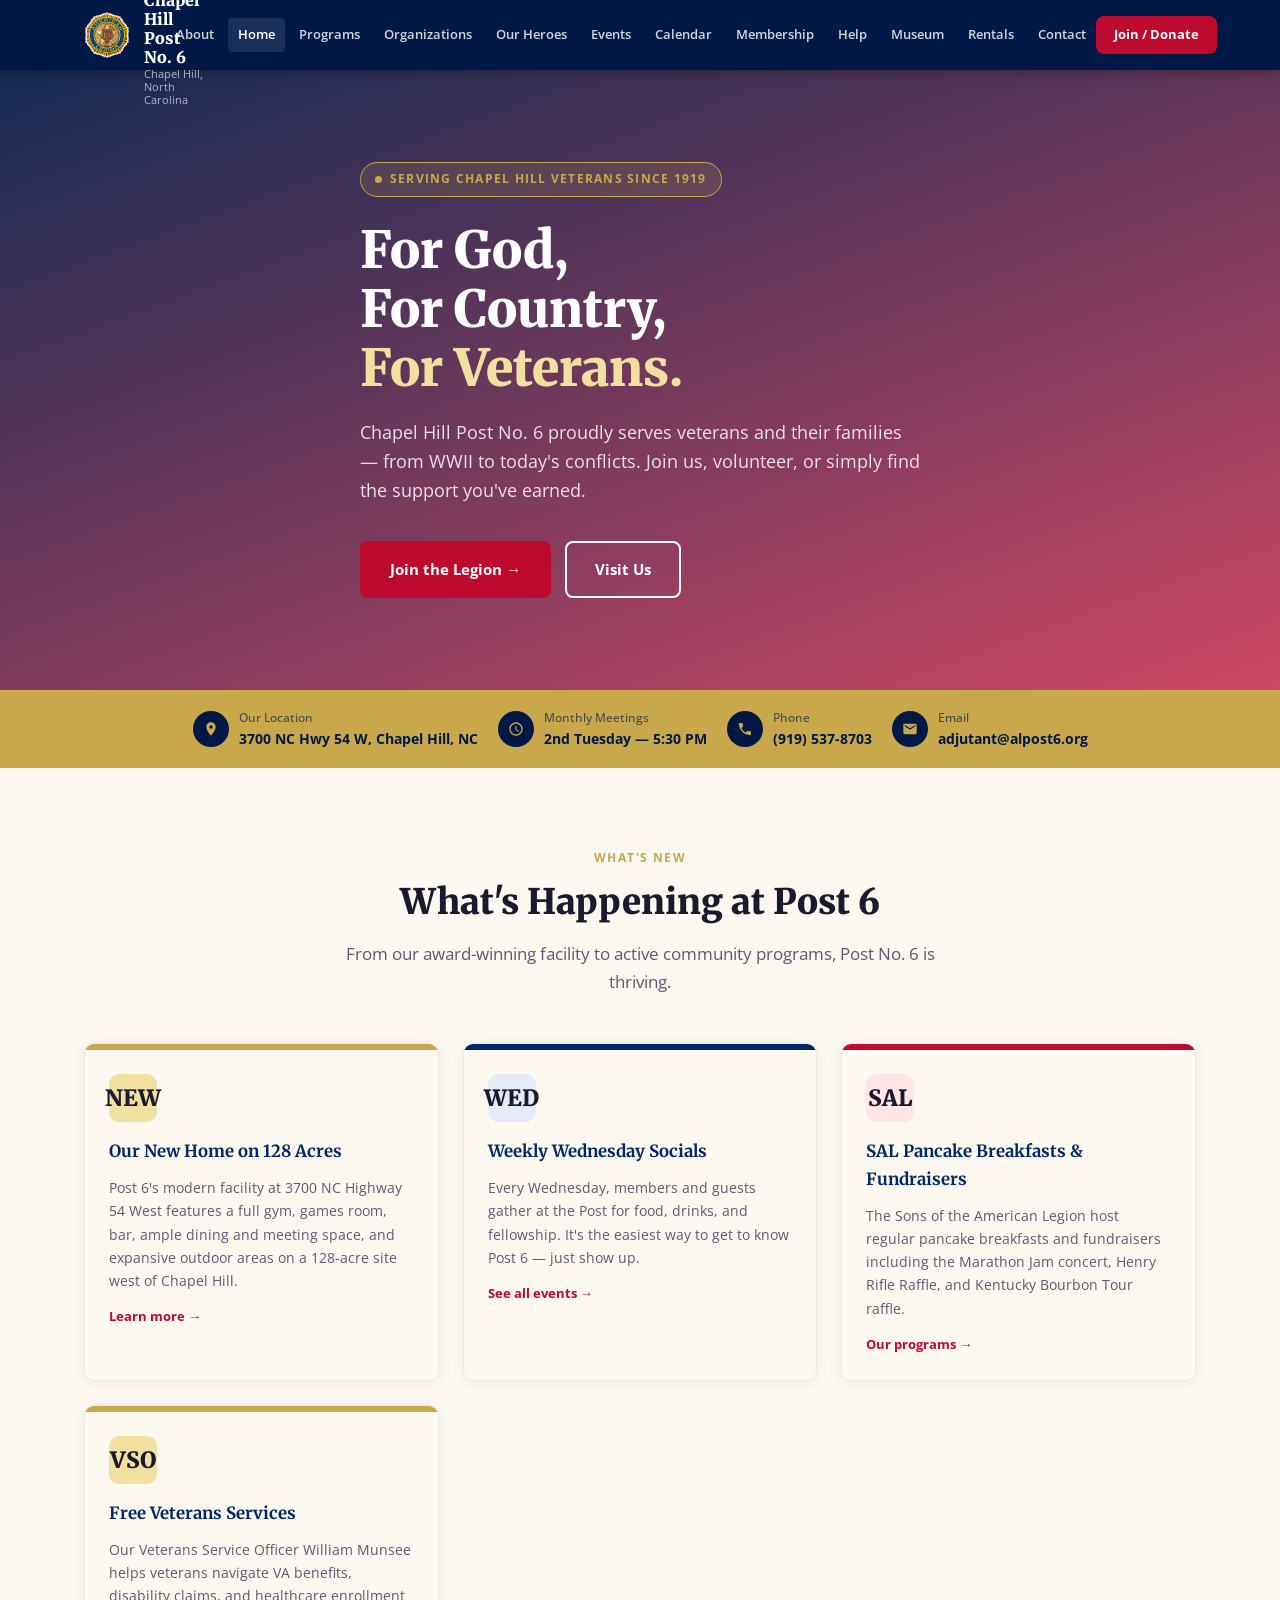
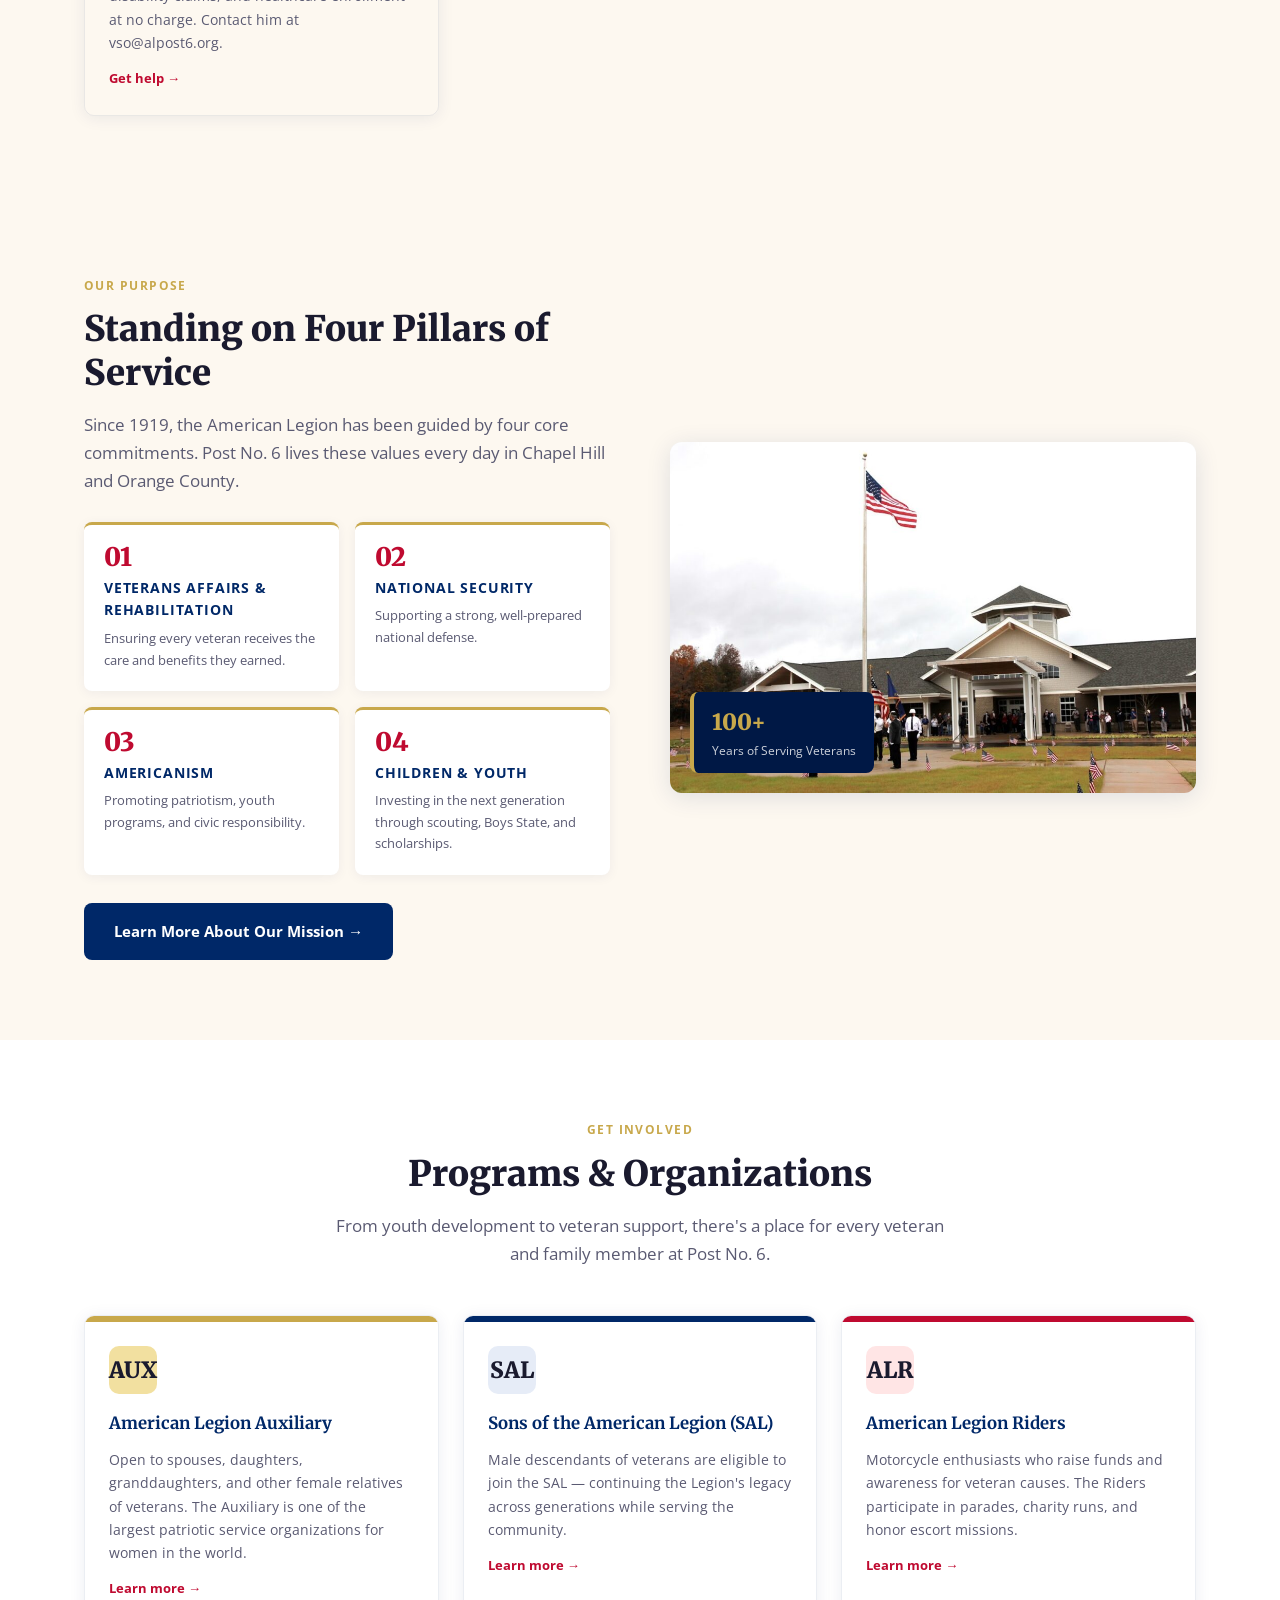
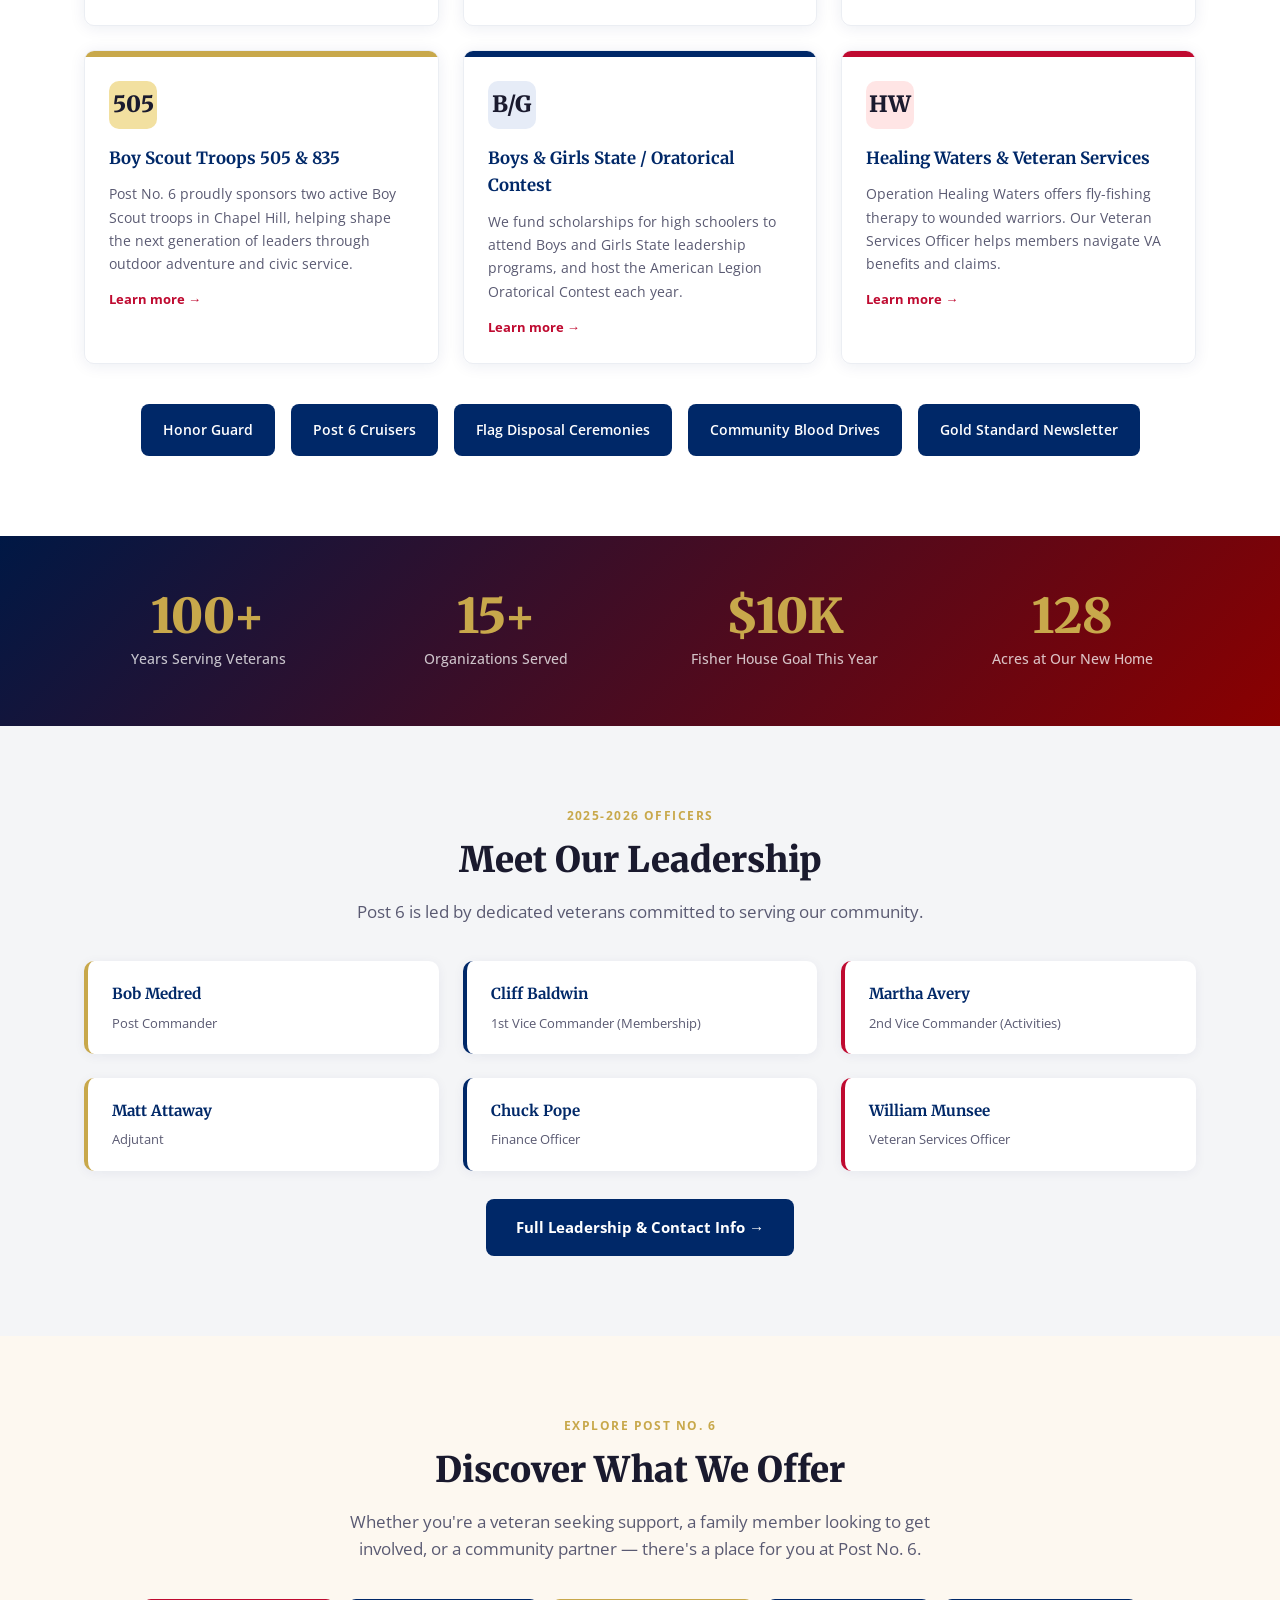
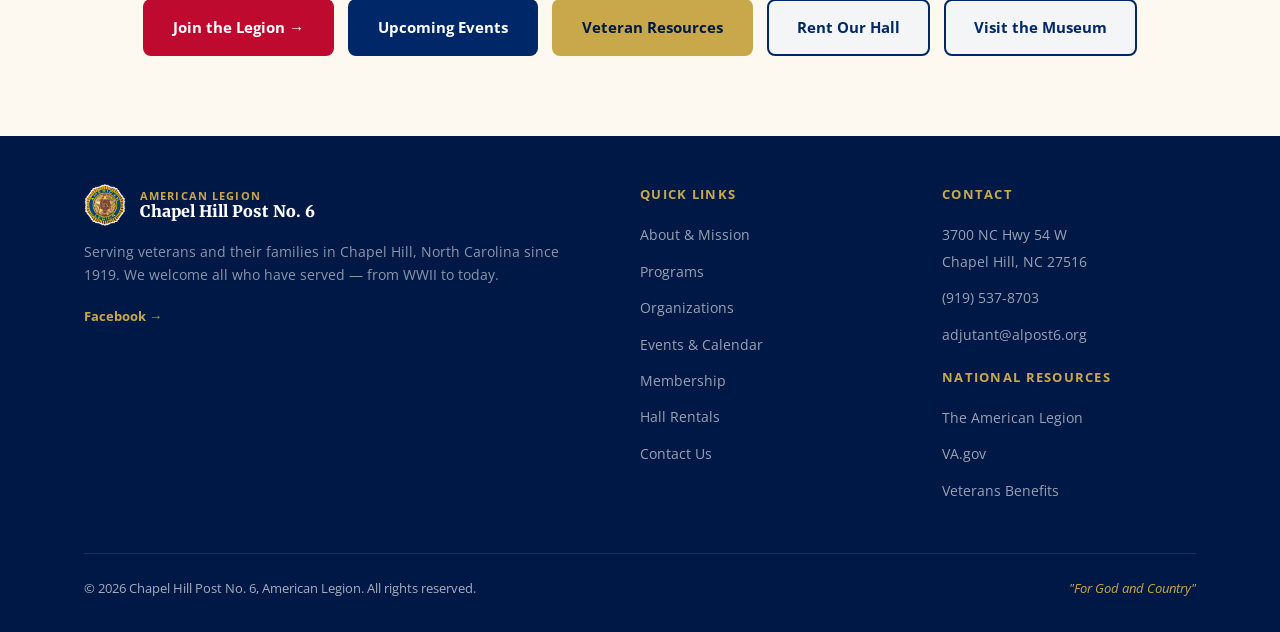
<file: index.html>
<!DOCTYPE html>
<html lang="en">
<head>
  <meta charset="UTF-8" />
  <meta name="viewport" content="width=device-width, initial-scale=1.0" />
  <title>Chapel Hill Post No. 6 — American Legion</title>
  <meta name="description" content="Chapel Hill Post No. 6, American Legion — serving veterans and their families in Chapel Hill, NC since 1919. Join us, volunteer, or rent our hall." />
  <link rel="preconnect" href="https://fonts.googleapis.com" />
  <link rel="preconnect" href="https://fonts.gstatic.com" crossorigin />
  <link href="https://fonts.googleapis.com/css2?family=Merriweather:wght@400;700;900&family=Open+Sans:wght@400;500;600;700&display=swap" rel="stylesheet" />
  <link rel="stylesheet" href="css/styles.css" />
</head>
<body>

<!-- ══ HEADER ════════════════════════════════════════════════ -->
<header id="header">
  <div class="container">
    <div class="header-inner">
      <a href="index.html" class="logo">
        <img src="images/al-seal.png" alt="American Legion Emblem" class="logo-emblem" />
        <div class="logo-text">
          <div class="post">American Legion</div>
          <div class="name">Chapel Hill Post No. 6</div>
          <div class="sub">Chapel Hill, North Carolina</div>
        </div>
      </a>

      <nav>
        <a href="about.html">About</a>
        <a href="index.html">Home</a>
        <a href="programs.html">Programs</a>
        <a href="organizations.html">Organizations</a>
        <a href="heroes.html">Our Heroes</a>
        <a href="events.html">Events</a>
        <a href="https://chapelhillpost6.com/news/calendar/" target="_blank" rel="noopener noreferrer">Calendar</a>
        <a href="membership.html">Membership</a>
        <a href="resources.html">Help</a>
        <a href="museum.html">Museum</a>
        <a href="rentals.html">Rentals</a>
        <a href="contact.html">Contact</a>
      </nav>

      <div class="header-cta">
        <a href="https://mylegion.org/personifyebusiness/Membership/Join/MembershipJoinRegistration/ProductId/134075/RateCode/DMS_1YR_RATE4/sourcecode/OLJOIN045#mylegion" target="_blank" rel="noopener" class="header-donate">Join / Donate</a>
        <button class="hamburger" id="hamburger" aria-label="Menu">
          <span></span><span></span><span></span>
        </button>
      </div>
    </div>
  </div>
</header>

<!-- Mobile Nav -->
<div class="mobile-nav" id="mobileNav">
  <a href="about.html" class="mob-link">About</a>
  <a href="index.html" class="mob-link">Home</a>
  <a href="programs.html" class="mob-link">Programs</a>
  <a href="organizations.html" class="mob-link">Organizations</a>
  <a href="heroes.html" class="mob-link">Our Heroes</a>
  <a href="events.html" class="mob-link">Events</a>
  <a href="https://chapelhillpost6.com/news/calendar/" target="_blank" rel="noopener noreferrer" class="mob-link">Calendar</a>
  <a href="membership.html" class="mob-link">Membership</a>
  <a href="resources.html" class="mob-link">Help</a>
  <a href="museum.html" class="mob-link">Museum</a>
  <a href="rentals.html" class="mob-link">Rentals</a>
  <a href="contact.html" class="mob-link">Contact</a>
</div>

<!-- ══ HERO ══════════════════════════════════════════════════ -->
<section id="hero">
  <div class="container">
    <div class="hero-content fade-up">
      <div class="hero-badge">Serving Chapel Hill Veterans Since 1919</div>
      <h1>For God,<br/>For Country,<br/><em>For Veterans.</em></h1>
      <p>Chapel Hill Post No. 6 proudly serves veterans and their families — from WWII to today's conflicts. Join us, volunteer, or simply find the support you've earned.</p>
      <div class="hero-actions">
        <a href="https://mylegion.org/personifyebusiness/Membership/Join/MembershipJoinRegistration/ProductId/134075/RateCode/DMS_1YR_RATE4/sourcecode/OLJOIN045#mylegion" target="_blank" rel="noopener" class="btn btn-primary">Join the Legion &rarr;</a>
        <a href="contact.html" class="btn btn-outline">Visit Us</a>
      </div>
    </div>
  </div>
</section>

<!-- ══ INFO BAR ══════════════════════════════════════════════ -->
<div id="info-bar">
  <div class="container">
    <div class="info-bar-inner">
      <div class="info-item">
        <div class="info-icon">
          <svg viewBox="0 0 24 24"><path d="M12 2C8.13 2 5 5.13 5 9c0 5.25 7 13 7 13s7-7.75 7-13c0-3.87-3.13-7-7-7zm0 9.5c-1.38 0-2.5-1.12-2.5-2.5s1.12-2.5 2.5-2.5 2.5 1.12 2.5 2.5-1.12 2.5-2.5 2.5z"/></svg>
        </div>
        <div>
          <div class="info-label">Our Location</div>
          <strong>3700 NC Hwy 54 W, Chapel Hill, NC</strong>
        </div>
      </div>
      <div class="info-item">
        <div class="info-icon">
          <svg viewBox="0 0 24 24"><path d="M11.99 2C6.47 2 2 6.48 2 12s4.47 10 9.99 10C17.52 22 22 17.52 22 12S17.52 2 11.99 2zM12 20c-4.42 0-8-3.58-8-8s3.58-8 8-8 8 3.58 8 8-3.58 8-8 8zm.5-13H11v6l5.25 3.15.75-1.23-4.5-2.67V7z"/></svg>
        </div>
        <div>
          <div class="info-label">Monthly Meetings</div>
          <strong>2nd Tuesday — 5:30 PM</strong>
        </div>
      </div>
      <div class="info-item">
        <div class="info-icon">
          <svg viewBox="0 0 24 24"><path d="M6.62 10.79c1.44 2.83 3.76 5.14 6.59 6.59l2.2-2.2c.27-.27.67-.36 1.02-.24 1.12.37 2.33.57 3.57.57.55 0 1 .45 1 1V20c0 .55-.45 1-1 1-9.39 0-17-7.61-17-17 0-.55.45-1 1-1h3.5c.55 0 1 .45 1 1 0 1.25.2 2.45.57 3.57.11.35.03.74-.25 1.02l-2.2 2.2z"/></svg>
        </div>
        <div>
          <div class="info-label">Phone</div>
          <strong>(919) 537-8703</strong>
        </div>
      </div>
      <div class="info-item">
        <div class="info-icon">
          <svg viewBox="0 0 24 24"><path d="M20 4H4c-1.1 0-1.99.9-1.99 2L2 18c0 1.1.9 2 2 2h16c1.1 0 2-.9 2-2V6c0-1.1-.9-2-2-2zm0 4l-8 5-8-5V6l8 5 8-5v2z"/></svg>
        </div>
        <div>
          <div class="info-label">Email</div>
          <strong>adjutant@alpost6.org</strong>
        </div>
      </div>
    </div>
  </div>
</div>

<!-- ══ WHAT'S HAPPENING AT POST 6 ════════════════════════════ -->
<section class="section" style="background:var(--cream);">
  <div class="container">
    <div class="programs-header fade-up">
      <div class="label">What's New</div>
      <h2 class="section-title">What's Happening at Post 6</h2>
      <p class="section-sub">From our award-winning facility to active community programs, Post No. 6 is thriving.</p>
    </div>

    <div class="programs-grid">
      <div class="prog-card fade-up">
        <div class="prog-card-top gold"></div>
        <div class="prog-card-body">
          <div class="prog-icon gold-bg" style="font-size:1.4rem;font-family:'Merriweather',serif;font-weight:900;">NEW</div>
          <h3>Our New Home on 128 Acres</h3>
          <p>Post 6's modern facility at 3700 NC Highway 54 West features a full gym, games room, bar, ample dining and meeting space, and expansive outdoor areas on a 128-acre site west of Chapel Hill.</p>
          <a href="about.html" class="prog-link">Learn more &rarr;</a>
        </div>
      </div>

      <div class="prog-card fade-up">
        <div class="prog-card-top navy"></div>
        <div class="prog-card-body">
          <div class="prog-icon navy-bg" style="font-size:1.4rem;font-family:'Merriweather',serif;font-weight:900;">WED</div>
          <h3>Weekly Wednesday Socials</h3>
          <p>Every Wednesday, members and guests gather at the Post for food, drinks, and fellowship. It's the easiest way to get to know Post 6 — just show up.</p>
          <a href="events.html" class="prog-link">See all events &rarr;</a>
        </div>
      </div>

      <div class="prog-card fade-up">
        <div class="prog-card-top red"></div>
        <div class="prog-card-body">
          <div class="prog-icon red-bg" style="font-size:1.4rem;font-family:'Merriweather',serif;font-weight:900;">SAL</div>
          <h3>SAL Pancake Breakfasts &amp; Fundraisers</h3>
          <p>The Sons of the American Legion host regular pancake breakfasts and fundraisers including the Marathon Jam concert, Henry Rifle Raffle, and Kentucky Bourbon Tour raffle.</p>
          <a href="programs.html" class="prog-link">Our programs &rarr;</a>
        </div>
      </div>

      <div class="prog-card fade-up">
        <div class="prog-card-top gold"></div>
        <div class="prog-card-body">
          <div class="prog-icon gold-bg" style="font-size:1.4rem;font-family:'Merriweather',serif;font-weight:900;">VSO</div>
          <h3>Free Veterans Services</h3>
          <p>Our Veterans Service Officer William Munsee helps veterans navigate VA benefits, disability claims, and healthcare enrollment at no charge. Contact him at <a href="mailto:vso@alpost6.org">vso@alpost6.org</a>.</p>
          <a href="resources.html" class="prog-link">Get help &rarr;</a>
        </div>
      </div>
    </div>
  </div>
</section>

<!-- ══ MISSION / FOUR PILLARS ════════════════════════════════ -->
<section id="mission" class="section">
  <div class="container">
    <div class="mission-grid">
      <div class="fade-up">
        <div class="label">Our Purpose</div>
        <h2 class="section-title">Standing on Four Pillars of Service</h2>
        <p class="section-sub">Since 1919, the American Legion has been guided by four core commitments. Post No. 6 lives these values every day in Chapel Hill and Orange County.</p>
        <div class="pillar-list">
          <div class="pillar-card">
            <div class="pillar-num">01</div>
            <div class="pillar-title">Veterans Affairs &amp; Rehabilitation</div>
            <div class="pillar-desc">Ensuring every veteran receives the care and benefits they earned.</div>
          </div>
          <div class="pillar-card">
            <div class="pillar-num">02</div>
            <div class="pillar-title">National Security</div>
            <div class="pillar-desc">Supporting a strong, well-prepared national defense.</div>
          </div>
          <div class="pillar-card">
            <div class="pillar-num">03</div>
            <div class="pillar-title">Americanism</div>
            <div class="pillar-desc">Promoting patriotism, youth programs, and civic responsibility.</div>
          </div>
          <div class="pillar-card">
            <div class="pillar-num">04</div>
            <div class="pillar-title">Children &amp; Youth</div>
            <div class="pillar-desc">Investing in the next generation through scouting, Boys State, and scholarships.</div>
          </div>
        </div>
        <div style="margin-top:28px;">
          <a href="about.html" class="btn btn-navy">Learn More About Our Mission &rarr;</a>
        </div>
      </div>

      <div class="mission-img-wrap fade-up">
        <img
          src="images/Building.jpg"
          alt="Chapel Hill Post No. 6 building"
        />
        <div class="mission-img-badge">
          <div class="big">100+</div>
          <div class="sm">Years of Serving Veterans</div>
        </div>
      </div>
    </div>
  </div>
</section>

<!-- ══ PROGRAMS PREVIEW ═════════════════════════════════════ -->
<section id="programs" class="section">
  <div class="container">
    <div class="programs-header fade-up">
      <div class="label">Get Involved</div>
      <h2 class="section-title">Programs &amp; Organizations</h2>
      <p class="section-sub">From youth development to veteran support, there's a place for every veteran and family member at Post No. 6.</p>
    </div>

    <div class="programs-grid">
      <div class="prog-card fade-up">
        <div class="prog-card-top gold"></div>
        <div class="prog-card-body">
          <div class="prog-icon gold-bg" style="font-size:1.4rem;font-family:'Merriweather',serif;font-weight:900;">AUX</div>
          <h3>American Legion Auxiliary</h3>
          <p>Open to spouses, daughters, granddaughters, and other female relatives of veterans. The Auxiliary is one of the largest patriotic service organizations for women in the world.</p>
          <a href="programs.html" class="prog-link">Learn more &rarr;</a>
        </div>
      </div>

      <div class="prog-card fade-up">
        <div class="prog-card-top navy"></div>
        <div class="prog-card-body">
          <div class="prog-icon navy-bg" style="font-size:1.4rem;font-family:'Merriweather',serif;font-weight:900;">SAL</div>
          <h3>Sons of the American Legion (SAL)</h3>
          <p>Male descendants of veterans are eligible to join the SAL — continuing the Legion's legacy across generations while serving the community.</p>
          <a href="programs.html" class="prog-link">Learn more &rarr;</a>
        </div>
      </div>

      <div class="prog-card fade-up">
        <div class="prog-card-top red"></div>
        <div class="prog-card-body">
          <div class="prog-icon red-bg" style="font-size:1.4rem;font-family:'Merriweather',serif;font-weight:900;">ALR</div>
          <h3>American Legion Riders</h3>
          <p>Motorcycle enthusiasts who raise funds and awareness for veteran causes. The Riders participate in parades, charity runs, and honor escort missions.</p>
          <a href="programs.html" class="prog-link">Learn more &rarr;</a>
        </div>
      </div>

      <div class="prog-card fade-up">
        <div class="prog-card-top gold"></div>
        <div class="prog-card-body">
          <div class="prog-icon gold-bg" style="font-size:1.4rem;font-family:'Merriweather',serif;font-weight:900;">505</div>
          <h3>Boy Scout Troops 505 &amp; 835</h3>
          <p>Post No. 6 proudly sponsors two active Boy Scout troops in Chapel Hill, helping shape the next generation of leaders through outdoor adventure and civic service.</p>
          <a href="programs.html" class="prog-link">Learn more &rarr;</a>
        </div>
      </div>

      <div class="prog-card fade-up">
        <div class="prog-card-top navy"></div>
        <div class="prog-card-body">
          <div class="prog-icon navy-bg" style="font-size:1.4rem;font-family:'Merriweather',serif;font-weight:900;">B/G</div>
          <h3>Boys &amp; Girls State / Oratorical Contest</h3>
          <p>We fund scholarships for high schoolers to attend Boys and Girls State leadership programs, and host the American Legion Oratorical Contest each year.</p>
          <a href="programs.html" class="prog-link">Learn more &rarr;</a>
        </div>
      </div>

      <div class="prog-card fade-up">
        <div class="prog-card-top red"></div>
        <div class="prog-card-body">
          <div class="prog-icon red-bg" style="font-size:1.4rem;font-family:'Merriweather',serif;font-weight:900;">HW</div>
          <h3>Healing Waters &amp; Veteran Services</h3>
          <p>Operation Healing Waters offers fly-fishing therapy to wounded warriors. Our Veteran Services Officer helps members navigate VA benefits and claims.</p>
          <a href="programs.html" class="prog-link">Learn more &rarr;</a>
        </div>
      </div>
    </div>

    <!-- Honor programs -->
    <div class="honor-badges">
      <div class="honor-badge">Honor Guard</div>
      <div class="honor-badge">Post 6 Cruisers</div>
      <div class="honor-badge">Flag Disposal Ceremonies</div>
      <div class="honor-badge">Community Blood Drives</div>
      <div class="honor-badge">Gold Standard Newsletter</div>
    </div>
  </div>
</section>

<!-- ══ IMPACT STATS ══════════════════════════════════════════ -->
<section id="impact" class="section-sm">
  <div class="container">
    <div class="stats-grid">
      <div class="fade-up">
        <div class="stat-num">100+</div>
        <div class="stat-label">Years Serving Veterans</div>
      </div>
      <div class="fade-up">
        <div class="stat-num">15+</div>
        <div class="stat-label">Organizations Served</div>
      </div>
      <div class="fade-up">
        <div class="stat-num">$10K</div>
        <div class="stat-label">Fisher House Goal This Year</div>
      </div>
      <div class="fade-up">
        <div class="stat-num">128</div>
        <div class="stat-label">Acres at Our New Home</div>
      </div>
    </div>
  </div>
</section>

<!-- ══ MEET OUR LEADERSHIP ═══════════════════════════════════ -->
<section class="section" style="background:var(--gray);">
  <div class="container">
    <div class="fade-up" style="text-align:center;margin-bottom:36px;">
      <div class="label">2025-2026 Officers</div>
      <h2 class="section-title">Meet Our Leadership</h2>
      <p class="section-sub" style="margin:0 auto;">Post 6 is led by dedicated veterans committed to serving our community.</p>
    </div>
    <div class="content-grid fade-up">
      <div class="purpose-card">
        <h4>Bob Medred</h4>
        <p>Post Commander</p>
      </div>
      <div class="purpose-card navy-border">
        <h4>Cliff Baldwin</h4>
        <p>1st Vice Commander (Membership)</p>
      </div>
      <div class="purpose-card red-border">
        <h4>Martha Avery</h4>
        <p>2nd Vice Commander (Activities)</p>
      </div>
      <div class="purpose-card">
        <h4>Matt Attaway</h4>
        <p>Adjutant</p>
      </div>
      <div class="purpose-card navy-border">
        <h4>Chuck Pope</h4>
        <p>Finance Officer</p>
      </div>
      <div class="purpose-card red-border">
        <h4>William Munsee</h4>
        <p>Veteran Services Officer</p>
      </div>
    </div>
    <div style="text-align:center;margin-top:28px;">
      <a href="about.html" class="btn btn-navy">Full Leadership &amp; Contact Info &rarr;</a>
    </div>
  </div>
</section>

<!-- ══ QUICK LINKS CTA ═══════════════════════════════════════ -->
<section class="section" style="background:var(--cream);">
  <div class="container" style="text-align:center;">
    <div class="fade-up">
      <div class="label">Explore Post No. 6</div>
      <h2 class="section-title">Discover What We Offer</h2>
      <p class="section-sub" style="margin:0 auto 36px;">Whether you're a veteran seeking support, a family member looking to get involved, or a community partner — there's a place for you at Post No. 6.</p>
      <div style="display:flex;gap:14px;flex-wrap:wrap;justify-content:center;">
        <a href="membership.html" class="btn btn-primary">Join the Legion &rarr;</a>
        <a href="events.html" class="btn btn-navy">Upcoming Events</a>
        <a href="resources.html" class="btn btn-gold">Veteran Resources</a>
        <a href="rentals.html" class="btn" style="background:var(--gray);color:var(--navy);border:2px solid var(--navy);">Rent Our Hall</a>
        <a href="museum.html" class="btn" style="background:var(--gray);color:var(--navy);border:2px solid var(--navy);">Visit the Museum</a>
      </div>
    </div>
  </div>
</section>

<!-- ══ FOOTER ════════════════════════════════════════════════ -->
<footer>
  <div class="container">
    <div class="footer-inner">
      <div class="footer-brand">
        <div class="logo">
          <img src="images/al-seal.png" alt="American Legion Emblem" style="width:42px;height:42px;object-fit:contain;" />
          <div class="logo-text">
            <div class="post" style="color:var(--gold)">American Legion</div>
            <div class="name">Chapel Hill Post No. 6</div>
          </div>
        </div>
        <p>Serving veterans and their families in Chapel Hill, North Carolina since 1919. We welcome all who have served — from WWII to today.</p>
        <div style="margin-top:16px;">
          <a href="https://www.facebook.com/AmericanLegionChapelHillPost6" target="_blank" rel="noopener" style="color:var(--gold);font-size:.82rem;font-weight:700;">Facebook &rarr;</a>
        </div>
      </div>

      <div class="footer-col">
        <h4>Quick Links</h4>
        <ul>
          <li><a href="about.html">About &amp; Mission</a></li>
          <li><a href="programs.html">Programs</a></li>
          <li><a href="organizations.html">Organizations</a></li>
          <li><a href="events.html">Events &amp; Calendar</a></li>
          <li><a href="membership.html">Membership</a></li>
          <li><a href="rentals.html">Hall Rentals</a></li>
          <li><a href="contact.html">Contact Us</a></li>
        </ul>
      </div>

      <div class="footer-col">
        <h4>Contact</h4>
        <ul>
          <li><a href="https://maps.google.com/?q=3700+NC+Hwy+54+W+Chapel+Hill+NC" target="_blank">3700 NC Hwy 54 W<br/>Chapel Hill, NC 27516</a></li>
          <li><a href="tel:+19195378703">(919) 537-8703</a></li>
          <li><a href="mailto:adjutant@alpost6.org">adjutant@alpost6.org</a></li>
        </ul>
        <div style="margin-top:20px;">
          <h4>National Resources</h4>
          <ul>
            <li><a href="https://www.legion.org" target="_blank" rel="noopener">The American Legion</a></li>
            <li><a href="https://www.va.gov" target="_blank" rel="noopener">VA.gov</a></li>
            <li><a href="https://www.legion.org/veteransbenefits" target="_blank" rel="noopener">Veterans Benefits</a></li>
          </ul>
        </div>
      </div>
    </div>

    <div class="footer-bottom">
      <div>
        &copy; 2026 Chapel Hill Post No. 6, American Legion. All rights reserved.
      </div>
      <div class="al-motto">"For God and Country"</div>
    </div>
  </div>
</footer>

<script src="js/main.js"></script>
</body>
</html>
</file>
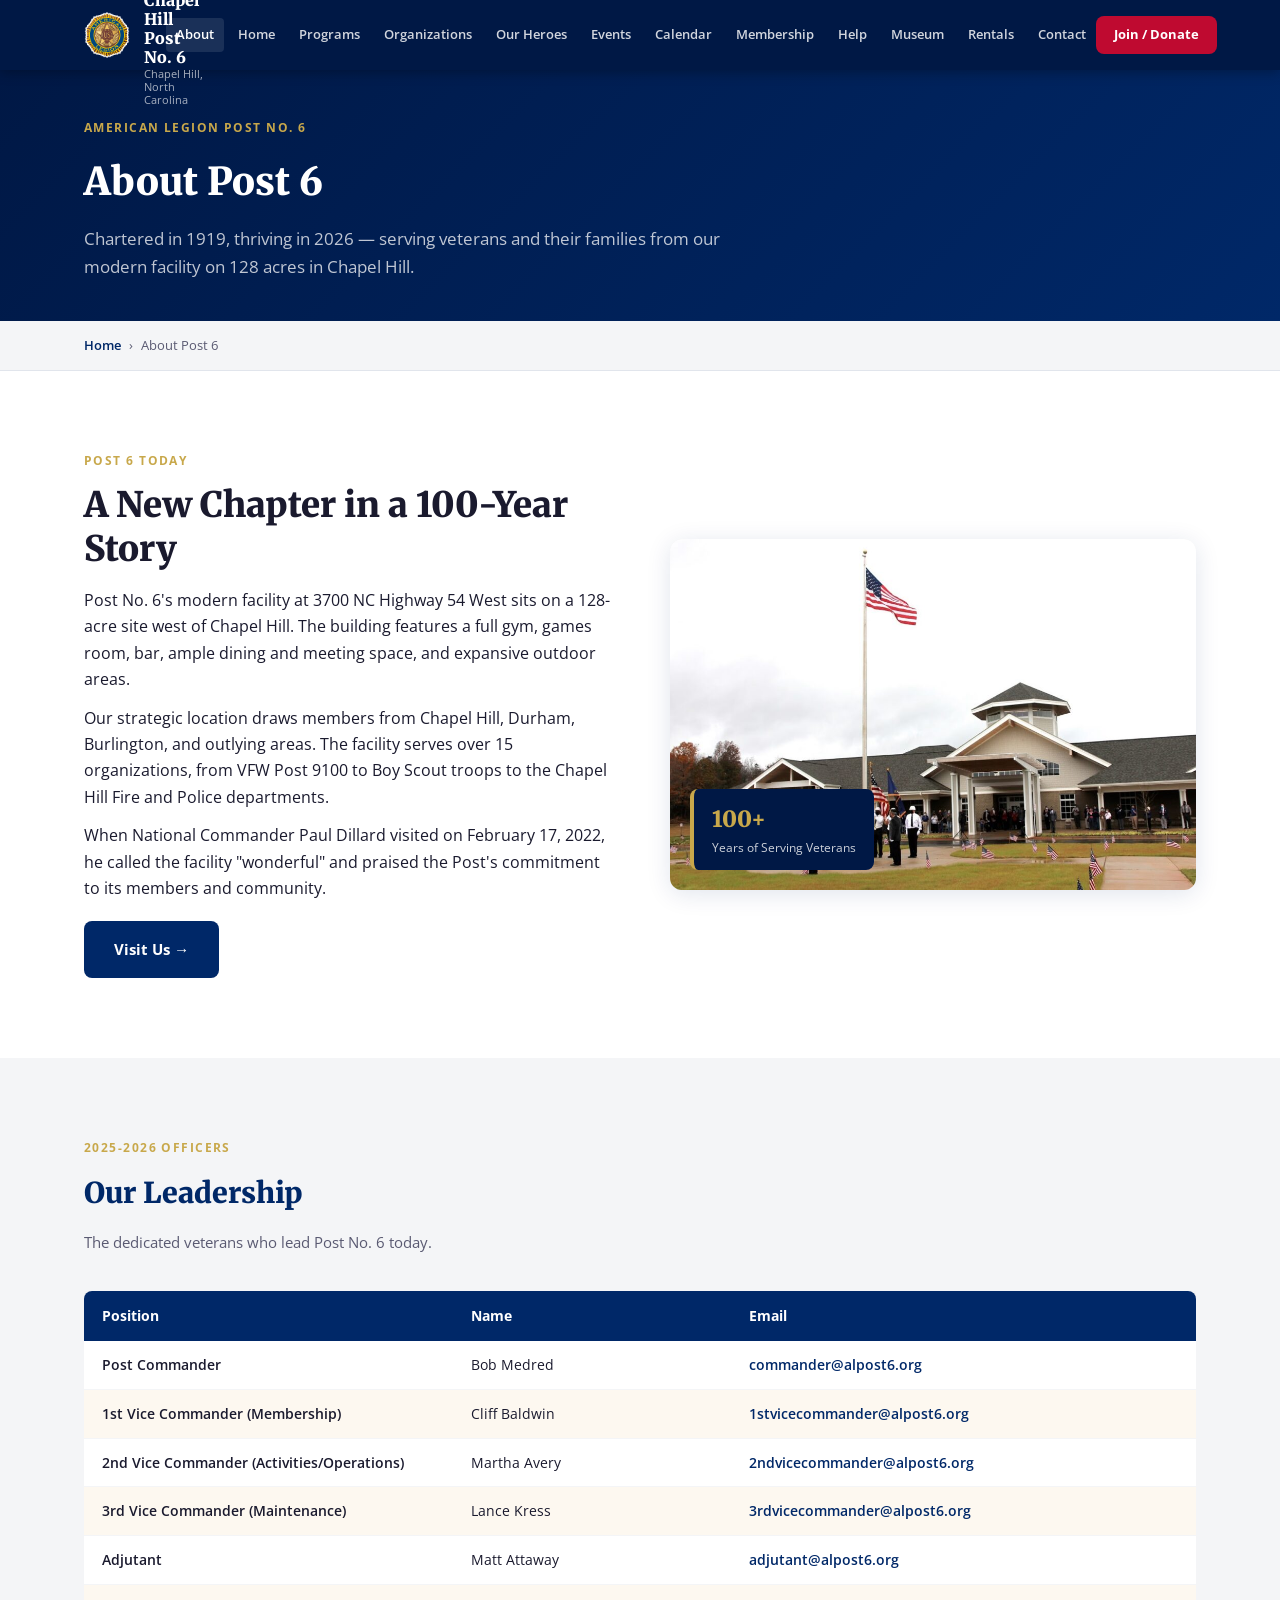
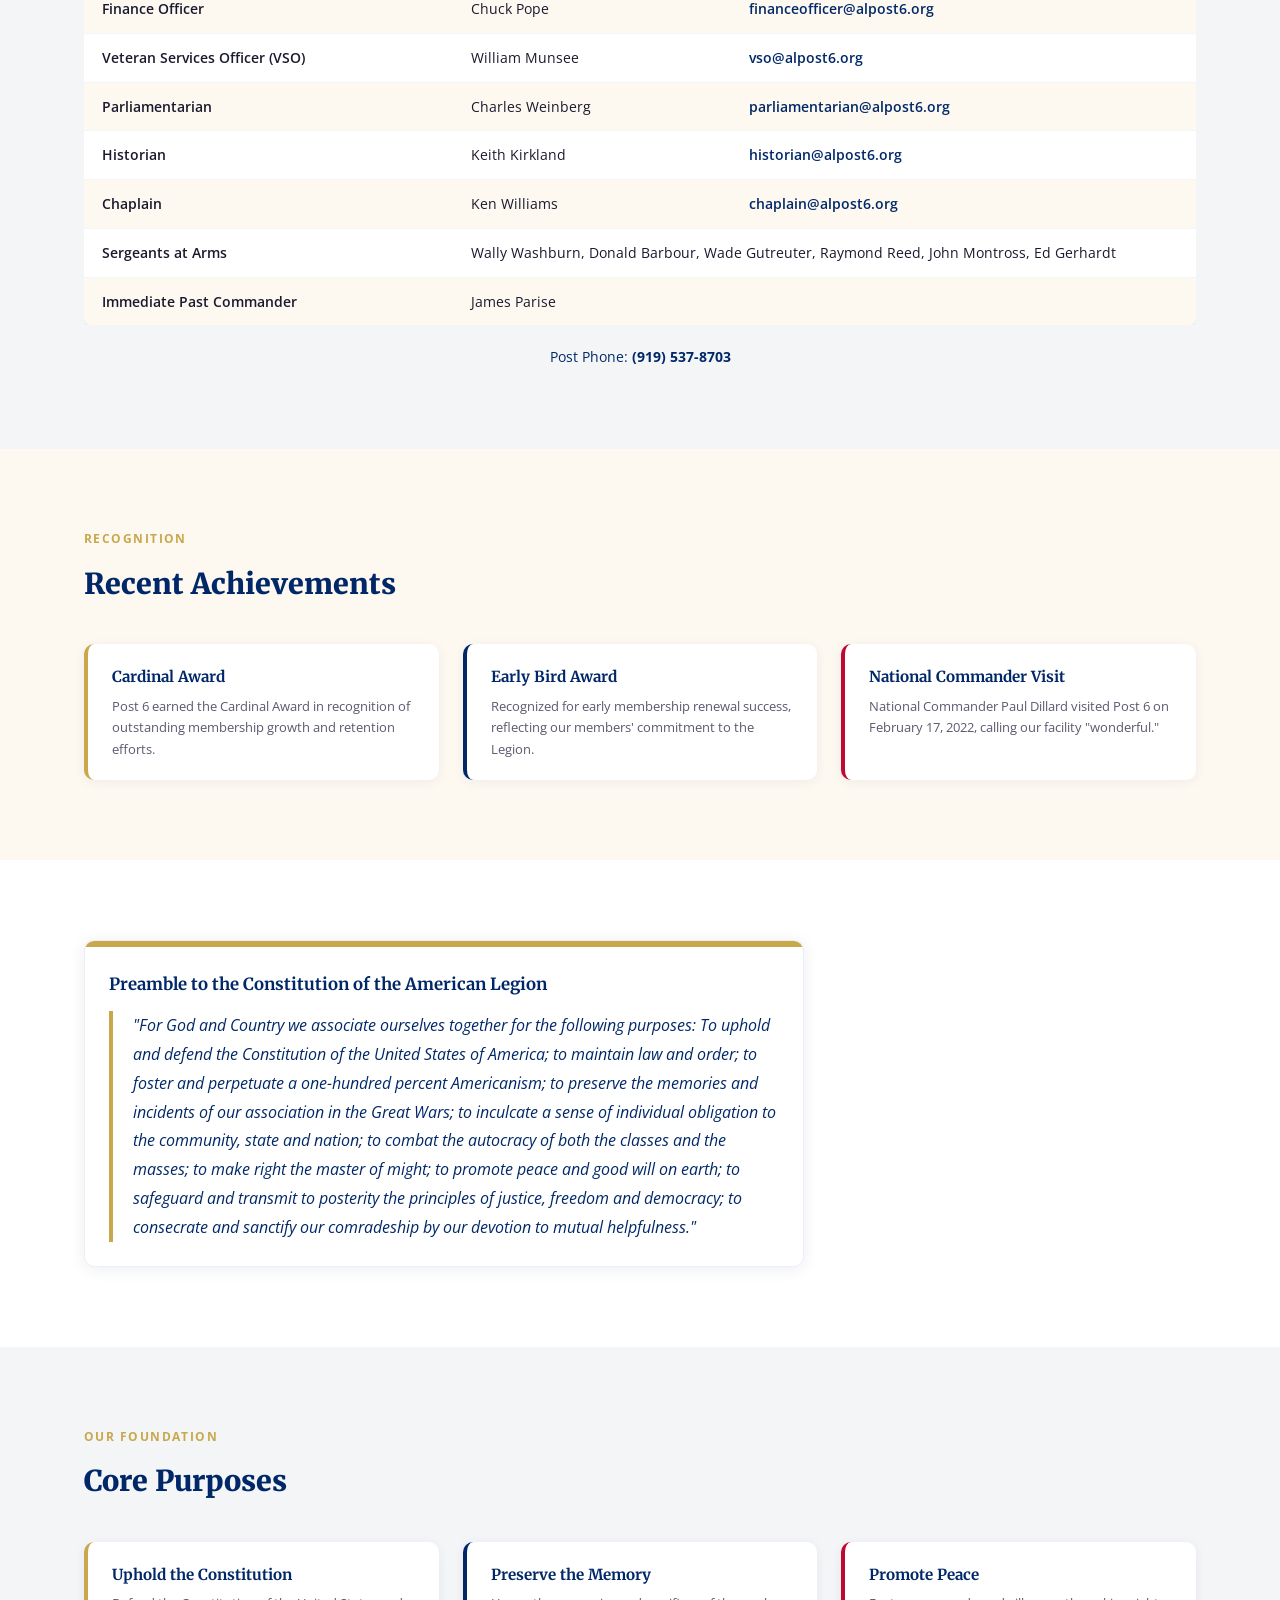
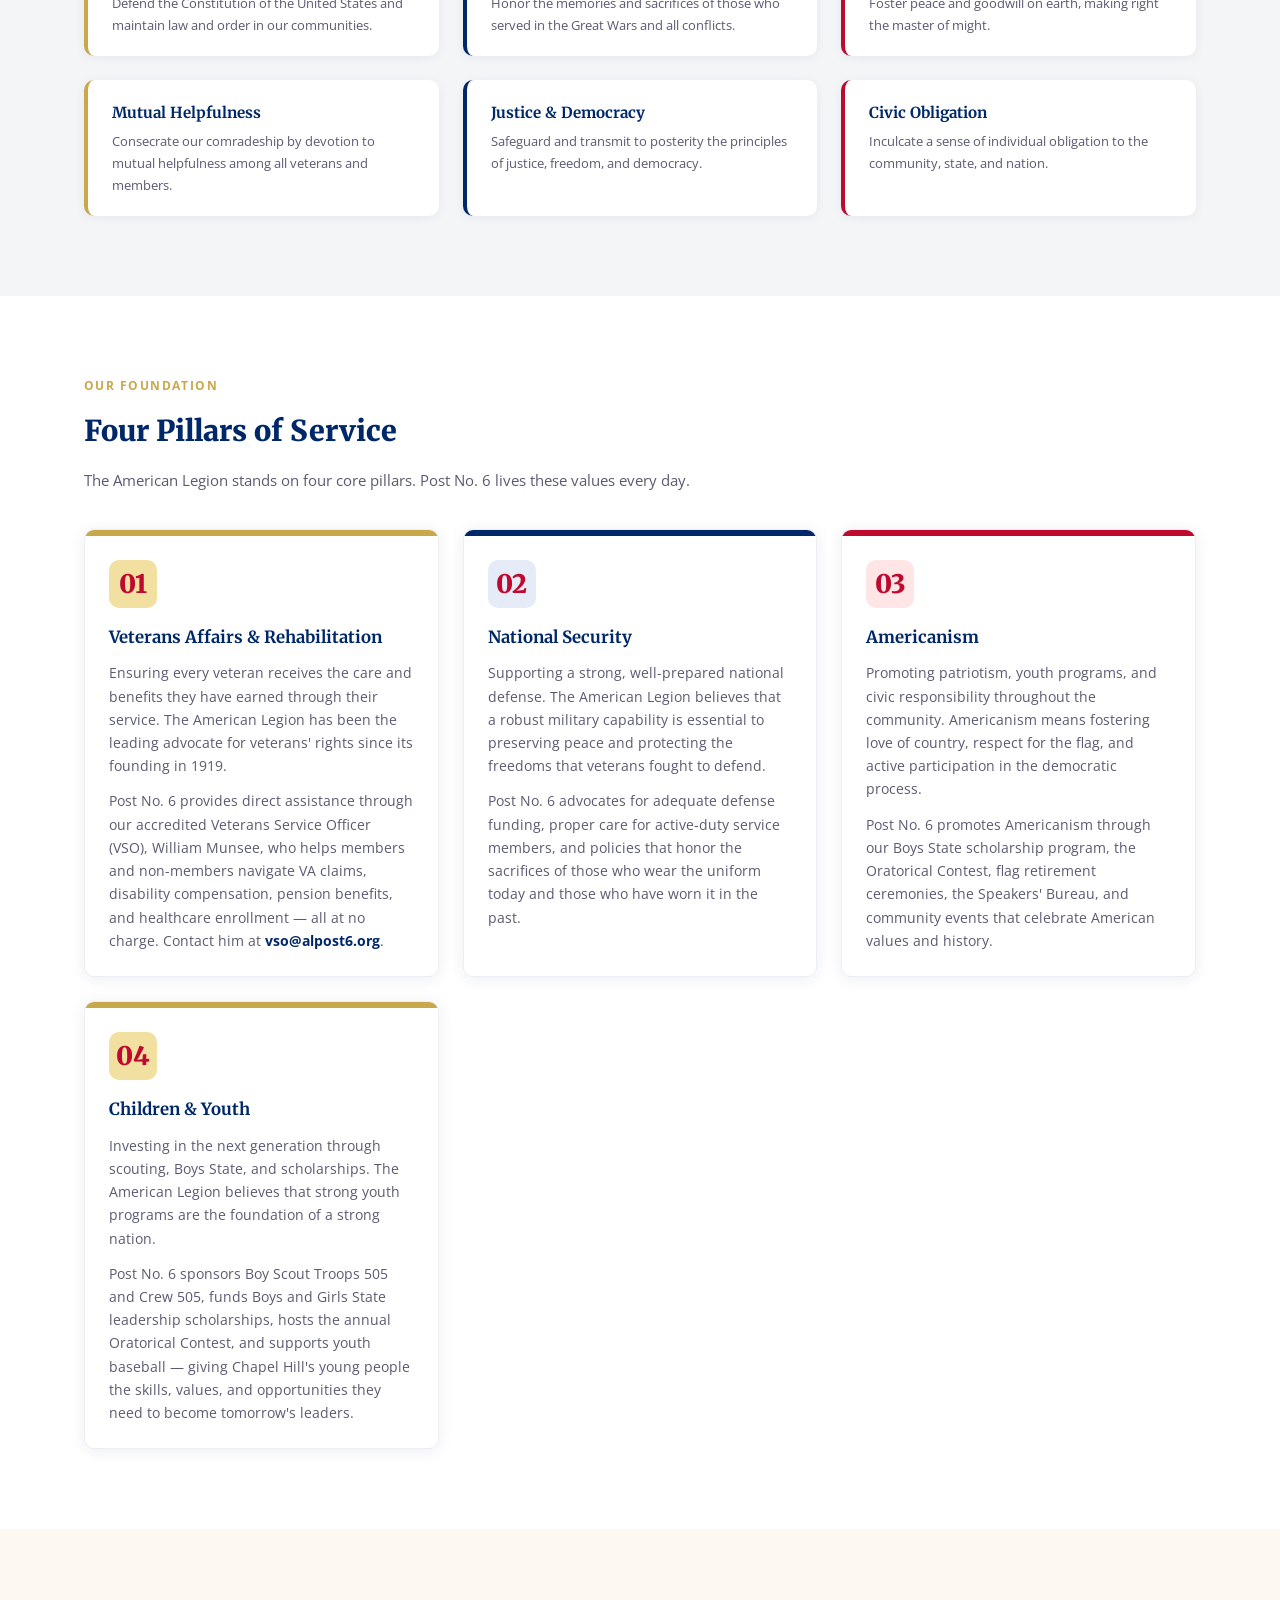
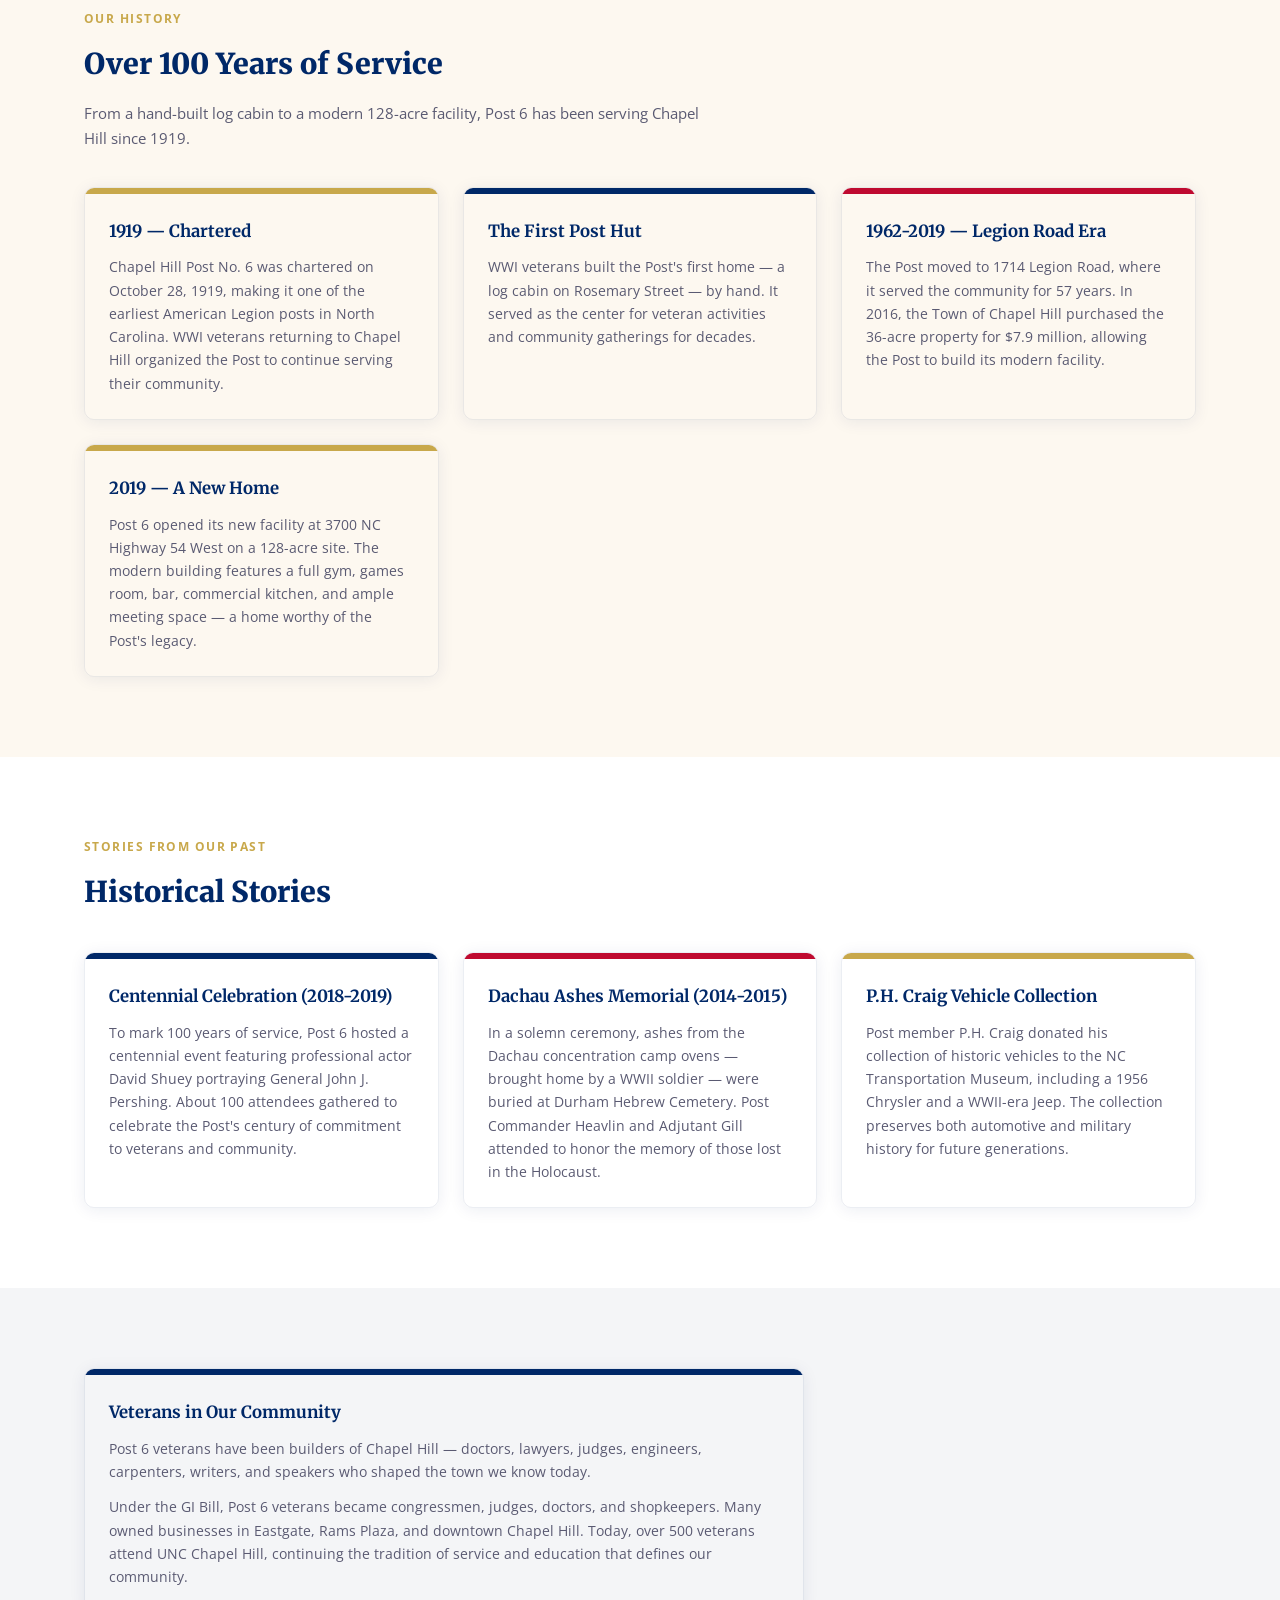
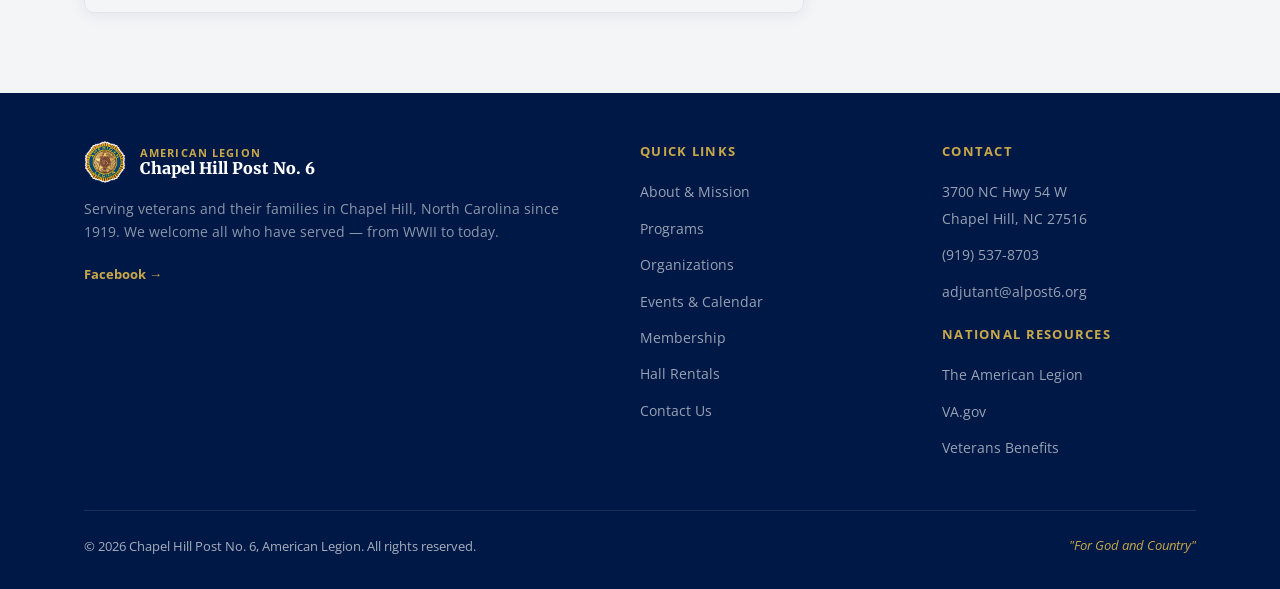
<file: about.html>
<!DOCTYPE html>
<html lang="en">
<head>
  <meta charset="UTF-8" />
  <meta name="viewport" content="width=device-width, initial-scale=1.0" />
  <title>About Post 6 — Chapel Hill Post No. 6, American Legion</title>
  <meta name="description" content="Learn about Chapel Hill Post No. 6 — our new facility, leadership team, recent achievements, mission, four pillars of service, and over 100 years of history." />
  <link rel="preconnect" href="https://fonts.googleapis.com" />
  <link rel="preconnect" href="https://fonts.gstatic.com" crossorigin />
  <link href="https://fonts.googleapis.com/css2?family=Merriweather:wght@400;700;900&family=Open+Sans:wght@400;500;600;700&display=swap" rel="stylesheet" />
  <link rel="stylesheet" href="css/styles.css" />
</head>
<body>

<!-- ══ HEADER ════════════════════════════════════════════════ -->
<header id="header">
  <div class="container">
    <div class="header-inner">
      <a href="index.html" class="logo">
        <img src="images/al-seal.png" alt="American Legion Emblem" class="logo-emblem" />
        <div class="logo-text">
          <div class="post">American Legion</div>
          <div class="name">Chapel Hill Post No. 6</div>
          <div class="sub">Chapel Hill, North Carolina</div>
        </div>
      </a>
      <nav>
        <a href="about.html">About</a>
        <a href="index.html">Home</a>
        <a href="programs.html">Programs</a>
        <a href="organizations.html">Organizations</a>
        <a href="heroes.html">Our Heroes</a>
        <a href="events.html">Events</a>
        <a href="https://chapelhillpost6.com/news/calendar/" target="_blank" rel="noopener noreferrer">Calendar</a>
        <a href="membership.html">Membership</a>
        <a href="resources.html">Help</a>
        <a href="museum.html">Museum</a>
        <a href="rentals.html">Rentals</a>
        <a href="contact.html">Contact</a>
      </nav>
      <div class="header-cta">
        <a href="https://mylegion.org/personifyebusiness/Membership/Join/MembershipJoinRegistration/ProductId/134075/RateCode/DMS_1YR_RATE4/sourcecode/OLJOIN045#mylegion" target="_blank" rel="noopener" class="header-donate">Join / Donate</a>
        <button class="hamburger" id="hamburger" aria-label="Menu">
          <span></span><span></span><span></span>
        </button>
      </div>
    </div>
  </div>
</header>
<div class="mobile-nav" id="mobileNav">
  <a href="about.html" class="mob-link">About</a>
  <a href="index.html" class="mob-link">Home</a>
  <a href="programs.html" class="mob-link">Programs</a>
  <a href="organizations.html" class="mob-link">Organizations</a>
  <a href="heroes.html" class="mob-link">Our Heroes</a>
  <a href="events.html" class="mob-link">Events</a>
  <a href="https://chapelhillpost6.com/news/calendar/" target="_blank" rel="noopener noreferrer" class="mob-link">Calendar</a>
  <a href="membership.html" class="mob-link">Membership</a>
  <a href="resources.html" class="mob-link">Help</a>
  <a href="museum.html" class="mob-link">Museum</a>
  <a href="rentals.html" class="mob-link">Rentals</a>
  <a href="contact.html" class="mob-link">Contact</a>
</div>

<!-- ══ PAGE HERO ═════════════════════════════════════════════ -->
<section class="page-hero">
  <div class="container">
    <div class="label">American Legion Post No. 6</div>
    <h1>About Post 6</h1>
    <p class="section-sub">Chartered in 1919, thriving in 2026 — serving veterans and their families from our modern facility on 128 acres in Chapel Hill.</p>
  </div>
</section>
<div class="breadcrumb">
  <div class="container">
    <div class="breadcrumb-inner">
      <a href="index.html">Home</a>
      <span class="breadcrumb-sep">&rsaquo;</span>
      <span>About Post 6</span>
    </div>
  </div>
</div>

<!-- ══ POST 6 TODAY ══════════════════════════════════════════ -->
<section class="section">
  <div class="container">
    <div class="mission-grid">
      <div class="fade-up">
        <div class="label">Post 6 Today</div>
        <h2 class="section-title">A New Chapter in a 100-Year Story</h2>
        <p>Post No. 6's modern facility at 3700 NC Highway 54 West sits on a 128-acre site west of Chapel Hill. The building features a full gym, games room, bar, ample dining and meeting space, and expansive outdoor areas.</p>
        <p style="margin-top:12px;">Our strategic location draws members from Chapel Hill, Durham, Burlington, and outlying areas. The facility serves over 15 organizations, from VFW Post 9100 to Boy Scout troops to the Chapel Hill Fire and Police departments.</p>
        <p style="margin-top:12px;">When National Commander Paul Dillard visited on February 17, 2022, he called the facility "wonderful" and praised the Post's commitment to its members and community.</p>
        <div style="margin-top:20px;">
          <a href="contact.html" class="btn btn-navy">Visit Us &rarr;</a>
        </div>
      </div>
      <div class="mission-img-wrap fade-up">
        <img src="images/Building.jpg" alt="Chapel Hill Post No. 6 building" />
        <div class="mission-img-badge">
          <div class="big">100+</div>
          <div class="sm">Years of Serving Veterans</div>
        </div>
      </div>
    </div>
  </div>
</section>

<!-- ══ OUR LEADERSHIP ═══════════════════════════════════════ -->
<section class="section" style="background:var(--gray);">
  <div class="container">
    <div class="page-section-header fade-up">
      <div class="label">2025-2026 Officers</div>
      <h2>Our Leadership</h2>
      <p>The dedicated veterans who lead Post No. 6 today.</p>
    </div>

    <div class="fade-up" style="overflow-x:auto;">
      <table style="width:100%;border-collapse:collapse;background:var(--white);border-radius:8px;overflow:hidden;box-shadow:0 2px 8px rgba(0,0,0,0.06);">
        <thead>
          <tr style="background:var(--navy);color:var(--white);">
            <th style="padding:14px 18px;text-align:left;font-size:.85rem;">Position</th>
            <th style="padding:14px 18px;text-align:left;font-size:.85rem;">Name</th>
            <th style="padding:14px 18px;text-align:left;font-size:.85rem;">Email</th>
          </tr>
        </thead>
        <tbody>
          <tr style="border-bottom:1px solid var(--gray);">
            <td style="padding:12px 18px;font-weight:600;font-size:.9rem;">Post Commander</td>
            <td style="padding:12px 18px;font-size:.9rem;">Bob Medred</td>
            <td style="padding:12px 18px;font-size:.9rem;"><a href="mailto:commander@alpost6.org" style="color:var(--navy);font-weight:600;">commander@alpost6.org</a></td>
          </tr>
          <tr style="border-bottom:1px solid var(--gray);background:var(--cream);">
            <td style="padding:12px 18px;font-weight:600;font-size:.9rem;">1st Vice Commander (Membership)</td>
            <td style="padding:12px 18px;font-size:.9rem;">Cliff Baldwin</td>
            <td style="padding:12px 18px;font-size:.9rem;"><a href="mailto:1stvicecommander@alpost6.org" style="color:var(--navy);font-weight:600;">1stvicecommander@alpost6.org</a></td>
          </tr>
          <tr style="border-bottom:1px solid var(--gray);">
            <td style="padding:12px 18px;font-weight:600;font-size:.9rem;">2nd Vice Commander (Activities/Operations)</td>
            <td style="padding:12px 18px;font-size:.9rem;">Martha Avery</td>
            <td style="padding:12px 18px;font-size:.9rem;"><a href="mailto:2ndvicecommander@alpost6.org" style="color:var(--navy);font-weight:600;">2ndvicecommander@alpost6.org</a></td>
          </tr>
          <tr style="border-bottom:1px solid var(--gray);background:var(--cream);">
            <td style="padding:12px 18px;font-weight:600;font-size:.9rem;">3rd Vice Commander (Maintenance)</td>
            <td style="padding:12px 18px;font-size:.9rem;">Lance Kress</td>
            <td style="padding:12px 18px;font-size:.9rem;"><a href="mailto:3rdvicecommander@alpost6.org" style="color:var(--navy);font-weight:600;">3rdvicecommander@alpost6.org</a></td>
          </tr>
          <tr style="border-bottom:1px solid var(--gray);">
            <td style="padding:12px 18px;font-weight:600;font-size:.9rem;">Adjutant</td>
            <td style="padding:12px 18px;font-size:.9rem;">Matt Attaway</td>
            <td style="padding:12px 18px;font-size:.9rem;"><a href="mailto:adjutant@alpost6.org" style="color:var(--navy);font-weight:600;">adjutant@alpost6.org</a></td>
          </tr>
          <tr style="border-bottom:1px solid var(--gray);background:var(--cream);">
            <td style="padding:12px 18px;font-weight:600;font-size:.9rem;">Finance Officer</td>
            <td style="padding:12px 18px;font-size:.9rem;">Chuck Pope</td>
            <td style="padding:12px 18px;font-size:.9rem;"><a href="mailto:financeofficer@alpost6.org" style="color:var(--navy);font-weight:600;">financeofficer@alpost6.org</a></td>
          </tr>
          <tr style="border-bottom:1px solid var(--gray);">
            <td style="padding:12px 18px;font-weight:600;font-size:.9rem;">Veteran Services Officer (VSO)</td>
            <td style="padding:12px 18px;font-size:.9rem;">William Munsee</td>
            <td style="padding:12px 18px;font-size:.9rem;"><a href="mailto:vso@alpost6.org" style="color:var(--navy);font-weight:600;">vso@alpost6.org</a></td>
          </tr>
          <tr style="border-bottom:1px solid var(--gray);background:var(--cream);">
            <td style="padding:12px 18px;font-weight:600;font-size:.9rem;">Parliamentarian</td>
            <td style="padding:12px 18px;font-size:.9rem;">Charles Weinberg</td>
            <td style="padding:12px 18px;font-size:.9rem;"><a href="mailto:parliamentarian@alpost6.org" style="color:var(--navy);font-weight:600;">parliamentarian@alpost6.org</a></td>
          </tr>
          <tr style="border-bottom:1px solid var(--gray);">
            <td style="padding:12px 18px;font-weight:600;font-size:.9rem;">Historian</td>
            <td style="padding:12px 18px;font-size:.9rem;">Keith Kirkland</td>
            <td style="padding:12px 18px;font-size:.9rem;"><a href="mailto:historian@alpost6.org" style="color:var(--navy);font-weight:600;">historian@alpost6.org</a></td>
          </tr>
          <tr style="border-bottom:1px solid var(--gray);background:var(--cream);">
            <td style="padding:12px 18px;font-weight:600;font-size:.9rem;">Chaplain</td>
            <td style="padding:12px 18px;font-size:.9rem;">Ken Williams</td>
            <td style="padding:12px 18px;font-size:.9rem;"><a href="mailto:chaplain@alpost6.org" style="color:var(--navy);font-weight:600;">chaplain@alpost6.org</a></td>
          </tr>
          <tr style="border-bottom:1px solid var(--gray);">
            <td style="padding:12px 18px;font-weight:600;font-size:.9rem;">Sergeants at Arms</td>
            <td style="padding:12px 18px;font-size:.9rem;" colspan="2">Wally Washburn, Donald Barbour, Wade Gutreuter, Raymond Reed, John Montross, Ed Gerhardt</td>
          </tr>
          <tr style="background:var(--cream);">
            <td style="padding:12px 18px;font-weight:600;font-size:.9rem;">Immediate Past Commander</td>
            <td style="padding:12px 18px;font-size:.9rem;" colspan="2">James Parise</td>
          </tr>
        </tbody>
      </table>
    </div>

    <div style="text-align:center;margin-top:20px;" class="fade-up">
      <p style="font-size:.9rem;color:var(--navy);">Post Phone: <a href="tel:+19195378703" style="color:var(--navy);font-weight:700;">(919) 537-8703</a></p>
    </div>
  </div>
</section>

<!-- ══ RECENT ACHIEVEMENTS ═══════════════════════════════════ -->
<section class="section" style="background:var(--cream);">
  <div class="container">
    <div class="page-section-header fade-up">
      <div class="label">Recognition</div>
      <h2>Recent Achievements</h2>
    </div>

    <div class="content-grid fade-up">
      <div class="purpose-card">
        <h4>Cardinal Award</h4>
        <p>Post 6 earned the Cardinal Award in recognition of outstanding membership growth and retention efforts.</p>
      </div>
      <div class="purpose-card navy-border">
        <h4>Early Bird Award</h4>
        <p>Recognized for early membership renewal success, reflecting our members' commitment to the Legion.</p>
      </div>
      <div class="purpose-card red-border">
        <h4>National Commander Visit</h4>
        <p>National Commander Paul Dillard visited Post 6 on February 17, 2022, calling our facility "wonderful."</p>
      </div>
    </div>
  </div>
</section>

<!-- ══ THE PREAMBLE ══════════════════════════════════════════ -->
<section class="section">
  <div class="container">
    <div class="fade-up">
      <div class="prog-card" style="max-width:720px;">
        <div class="prog-card-top gold"></div>
        <div class="prog-card-body">
          <h3>Preamble to the Constitution of the American Legion</h3>
          <p style="font-style:italic;font-size:1rem;line-height:1.8;color:var(--navy);border-left:4px solid var(--gold);padding-left:20px;margin-top:12px;">
            "For God and Country we associate ourselves together for the following purposes: To uphold and defend the Constitution of the United States of America; to maintain law and order; to foster and perpetuate a one-hundred percent Americanism; to preserve the memories and incidents of our association in the Great Wars; to inculcate a sense of individual obligation to the community, state and nation; to combat the autocracy of both the classes and the masses; to make right the master of might; to promote peace and good will on earth; to safeguard and transmit to posterity the principles of justice, freedom and democracy; to consecrate and sanctify our comradeship by our devotion to mutual helpfulness."
          </p>
        </div>
      </div>
    </div>
  </div>
</section>

<!-- ══ CORE PURPOSES ═════════════════════════════════════════ -->
<section class="section" style="background:var(--gray);">
  <div class="container">
    <div class="page-section-header fade-up">
      <div class="label">Our Foundation</div>
      <h2>Core Purposes</h2>
    </div>
    <div class="content-grid fade-up">
      <div class="purpose-card">
        <h4>Uphold the Constitution</h4>
        <p>Defend the Constitution of the United States and maintain law and order in our communities.</p>
      </div>
      <div class="purpose-card navy-border">
        <h4>Preserve the Memory</h4>
        <p>Honor the memories and sacrifices of those who served in the Great Wars and all conflicts.</p>
      </div>
      <div class="purpose-card red-border">
        <h4>Promote Peace</h4>
        <p>Foster peace and goodwill on earth, making right the master of might.</p>
      </div>
      <div class="purpose-card">
        <h4>Mutual Helpfulness</h4>
        <p>Consecrate our comradeship by devotion to mutual helpfulness among all veterans and members.</p>
      </div>
      <div class="purpose-card navy-border">
        <h4>Justice &amp; Democracy</h4>
        <p>Safeguard and transmit to posterity the principles of justice, freedom, and democracy.</p>
      </div>
      <div class="purpose-card red-border">
        <h4>Civic Obligation</h4>
        <p>Inculcate a sense of individual obligation to the community, state, and nation.</p>
      </div>
    </div>
  </div>
</section>

<!-- ══ FOUR PILLARS OF SERVICE (DETAILED) ════════════════════ -->
<section class="section">
  <div class="container">
    <div class="page-section-header fade-up">
      <div class="label">Our Foundation</div>
      <h2>Four Pillars of Service</h2>
      <p>The American Legion stands on four core pillars. Post No. 6 lives these values every day.</p>
    </div>

    <div class="content-grid-2">
      <div class="prog-card fade-up" style="max-width:100%;">
        <div class="prog-card-top gold"></div>
        <div class="prog-card-body">
          <div class="prog-icon gold-bg" style="font-size:1.6rem;font-family:'Merriweather',serif;font-weight:900;color:var(--red);">01</div>
          <h3>Veterans Affairs &amp; Rehabilitation</h3>
          <p>Ensuring every veteran receives the care and benefits they have earned through their service. The American Legion has been the leading advocate for veterans' rights since its founding in 1919.</p>
          <p style="margin-top:12px;">Post No. 6 provides direct assistance through our accredited Veterans Service Officer (VSO), William Munsee, who helps members and non-members navigate VA claims, disability compensation, pension benefits, and healthcare enrollment — all at no charge. Contact him at <a href="mailto:vso@alpost6.org" style="color:var(--navy);font-weight:700;">vso@alpost6.org</a>.</p>
        </div>
      </div>

      <div class="prog-card fade-up" style="max-width:100%;">
        <div class="prog-card-top navy"></div>
        <div class="prog-card-body">
          <div class="prog-icon navy-bg" style="font-size:1.6rem;font-family:'Merriweather',serif;font-weight:900;color:var(--red);">02</div>
          <h3>National Security</h3>
          <p>Supporting a strong, well-prepared national defense. The American Legion believes that a robust military capability is essential to preserving peace and protecting the freedoms that veterans fought to defend.</p>
          <p style="margin-top:12px;">Post No. 6 advocates for adequate defense funding, proper care for active-duty service members, and policies that honor the sacrifices of those who wear the uniform today and those who have worn it in the past.</p>
        </div>
      </div>

      <div class="prog-card fade-up" style="max-width:100%;">
        <div class="prog-card-top red"></div>
        <div class="prog-card-body">
          <div class="prog-icon red-bg" style="font-size:1.6rem;font-family:'Merriweather',serif;font-weight:900;color:var(--red);">03</div>
          <h3>Americanism</h3>
          <p>Promoting patriotism, youth programs, and civic responsibility throughout the community. Americanism means fostering love of country, respect for the flag, and active participation in the democratic process.</p>
          <p style="margin-top:12px;">Post No. 6 promotes Americanism through our Boys State scholarship program, the Oratorical Contest, flag retirement ceremonies, the Speakers' Bureau, and community events that celebrate American values and history.</p>
        </div>
      </div>

      <div class="prog-card fade-up" style="max-width:100%;">
        <div class="prog-card-top gold"></div>
        <div class="prog-card-body">
          <div class="prog-icon gold-bg" style="font-size:1.6rem;font-family:'Merriweather',serif;font-weight:900;color:var(--red);">04</div>
          <h3>Children &amp; Youth</h3>
          <p>Investing in the next generation through scouting, Boys State, and scholarships. The American Legion believes that strong youth programs are the foundation of a strong nation.</p>
          <p style="margin-top:12px;">Post No. 6 sponsors Boy Scout Troops 505 and Crew 505, funds Boys and Girls State leadership scholarships, hosts the annual Oratorical Contest, and supports youth baseball — giving Chapel Hill's young people the skills, values, and opportunities they need to become tomorrow's leaders.</p>
        </div>
      </div>
    </div>
  </div>
</section>

<!-- ══ OUR HISTORY ═══════════════════════════════════════════ -->
<section class="section" style="background:var(--cream);">
  <div class="container">
    <div class="page-section-header fade-up">
      <div class="label">Our History</div>
      <h2>Over 100 Years of Service</h2>
      <p>From a hand-built log cabin to a modern 128-acre facility, Post 6 has been serving Chapel Hill since 1919.</p>
    </div>

    <div class="content-grid-2">
      <div class="prog-card fade-up" style="max-width:100%;">
        <div class="prog-card-top gold"></div>
        <div class="prog-card-body">
          <h3>1919 — Chartered</h3>
          <p>Chapel Hill Post No. 6 was chartered on October 28, 1919, making it one of the earliest American Legion posts in North Carolina. WWI veterans returning to Chapel Hill organized the Post to continue serving their community.</p>
        </div>
      </div>

      <div class="prog-card fade-up" style="max-width:100%;">
        <div class="prog-card-top navy"></div>
        <div class="prog-card-body">
          <h3>The First Post Hut</h3>
          <p>WWI veterans built the Post's first home — a log cabin on Rosemary Street — by hand. It served as the center for veteran activities and community gatherings for decades.</p>
        </div>
      </div>

      <div class="prog-card fade-up" style="max-width:100%;">
        <div class="prog-card-top red"></div>
        <div class="prog-card-body">
          <h3>1962-2019 — Legion Road Era</h3>
          <p>The Post moved to 1714 Legion Road, where it served the community for 57 years. In 2016, the Town of Chapel Hill purchased the 36-acre property for $7.9 million, allowing the Post to build its modern facility.</p>
        </div>
      </div>

      <div class="prog-card fade-up" style="max-width:100%;">
        <div class="prog-card-top gold"></div>
        <div class="prog-card-body">
          <h3>2019 — A New Home</h3>
          <p>Post 6 opened its new facility at 3700 NC Highway 54 West on a 128-acre site. The modern building features a full gym, games room, bar, commercial kitchen, and ample meeting space — a home worthy of the Post's legacy.</p>
        </div>
      </div>
    </div>
  </div>
</section>

<!-- ══ HISTORICAL STORIES ════════════════════════════════════ -->
<section class="section">
  <div class="container">
    <div class="page-section-header fade-up">
      <div class="label">Stories From Our Past</div>
      <h2>Historical Stories</h2>
    </div>

    <div class="content-grid-2">
      <div class="prog-card fade-up" style="max-width:100%;">
        <div class="prog-card-top navy"></div>
        <div class="prog-card-body">
          <h3>Centennial Celebration (2018-2019)</h3>
          <p>To mark 100 years of service, Post 6 hosted a centennial event featuring professional actor David Shuey portraying General John J. Pershing. About 100 attendees gathered to celebrate the Post's century of commitment to veterans and community.</p>
        </div>
      </div>

      <div class="prog-card fade-up" style="max-width:100%;">
        <div class="prog-card-top red"></div>
        <div class="prog-card-body">
          <h3>Dachau Ashes Memorial (2014-2015)</h3>
          <p>In a solemn ceremony, ashes from the Dachau concentration camp ovens — brought home by a WWII soldier — were buried at Durham Hebrew Cemetery. Post Commander Heavlin and Adjutant Gill attended to honor the memory of those lost in the Holocaust.</p>
        </div>
      </div>

      <div class="prog-card fade-up" style="max-width:100%;">
        <div class="prog-card-top gold"></div>
        <div class="prog-card-body">
          <h3>P.H. Craig Vehicle Collection</h3>
          <p>Post member P.H. Craig donated his collection of historic vehicles to the NC Transportation Museum, including a 1956 Chrysler and a WWII-era Jeep. The collection preserves both automotive and military history for future generations.</p>
        </div>
      </div>
    </div>
  </div>
</section>

<!-- ══ VETERANS IN OUR COMMUNITY ═════════════════════════════ -->
<section class="section" style="background:var(--gray);">
  <div class="container">
    <div class="fade-up">
      <div class="prog-card" style="max-width:720px;">
        <div class="prog-card-top navy"></div>
        <div class="prog-card-body">
          <h3>Veterans in Our Community</h3>
          <p>Post 6 veterans have been builders of Chapel Hill — doctors, lawyers, judges, engineers, carpenters, writers, and speakers who shaped the town we know today.</p>
          <p style="margin-top:12px;">Under the GI Bill, Post 6 veterans became congressmen, judges, doctors, and shopkeepers. Many owned businesses in Eastgate, Rams Plaza, and downtown Chapel Hill. Today, over 500 veterans attend UNC Chapel Hill, continuing the tradition of service and education that defines our community.</p>
        </div>
      </div>
    </div>
  </div>
</section>

<!-- ══ FOOTER ════════════════════════════════════════════════ -->
<footer>
  <div class="container">
    <div class="footer-inner">
      <div class="footer-brand">
        <div class="logo">
          <img src="images/al-seal.png" alt="American Legion Emblem" style="width:42px;height:42px;object-fit:contain;" />
          <div class="logo-text">
            <div class="post" style="color:var(--gold)">American Legion</div>
            <div class="name">Chapel Hill Post No. 6</div>
          </div>
        </div>
        <p>Serving veterans and their families in Chapel Hill, North Carolina since 1919. We welcome all who have served — from WWII to today.</p>
        <div style="margin-top:16px;">
          <a href="https://www.facebook.com/AmericanLegionChapelHillPost6" target="_blank" rel="noopener" style="color:var(--gold);font-size:.82rem;font-weight:700;">Facebook &rarr;</a>
        </div>
      </div>
      <div class="footer-col">
        <h4>Quick Links</h4>
        <ul>
          <li><a href="about.html">About &amp; Mission</a></li>
          <li><a href="programs.html">Programs</a></li>
          <li><a href="organizations.html">Organizations</a></li>
          <li><a href="events.html">Events &amp; Calendar</a></li>
          <li><a href="membership.html">Membership</a></li>
          <li><a href="rentals.html">Hall Rentals</a></li>
          <li><a href="contact.html">Contact Us</a></li>
        </ul>
      </div>
      <div class="footer-col">
        <h4>Contact</h4>
        <ul>
          <li><a href="https://maps.google.com/?q=3700+NC+Hwy+54+W+Chapel+Hill+NC" target="_blank">3700 NC Hwy 54 W<br/>Chapel Hill, NC 27516</a></li>
          <li><a href="tel:+19195378703">(919) 537-8703</a></li>
          <li><a href="mailto:adjutant@alpost6.org">adjutant@alpost6.org</a></li>
        </ul>
        <div style="margin-top:20px;">
          <h4>National Resources</h4>
          <ul>
            <li><a href="https://www.legion.org" target="_blank" rel="noopener">The American Legion</a></li>
            <li><a href="https://www.va.gov" target="_blank" rel="noopener">VA.gov</a></li>
            <li><a href="https://www.legion.org/veteransbenefits" target="_blank" rel="noopener">Veterans Benefits</a></li>
          </ul>
        </div>
      </div>
    </div>
    <div class="footer-bottom">
      <div>&copy; 2026 Chapel Hill Post No. 6, American Legion. All rights reserved.</div>
      <div class="al-motto">"For God and Country"</div>
    </div>
  </div>
</footer>

<script src="js/main.js"></script>
</body>
</html>
</file>
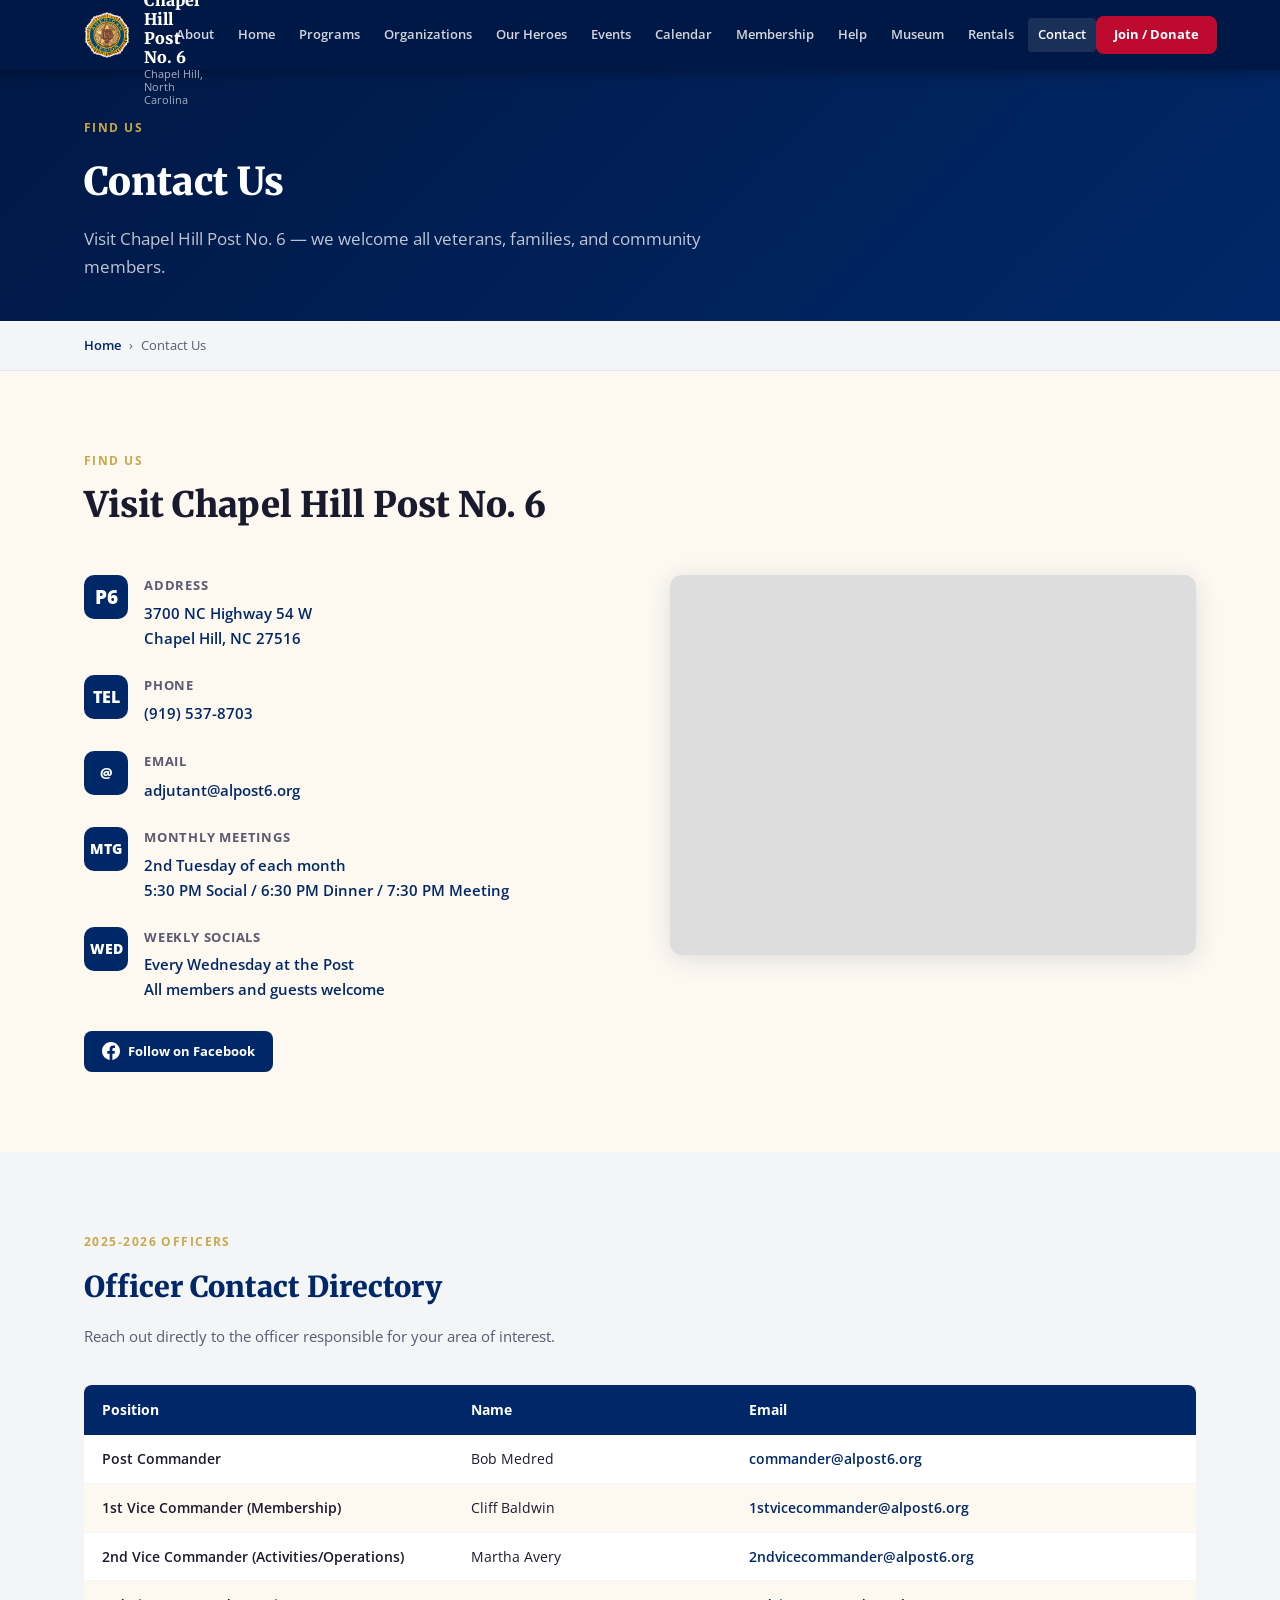
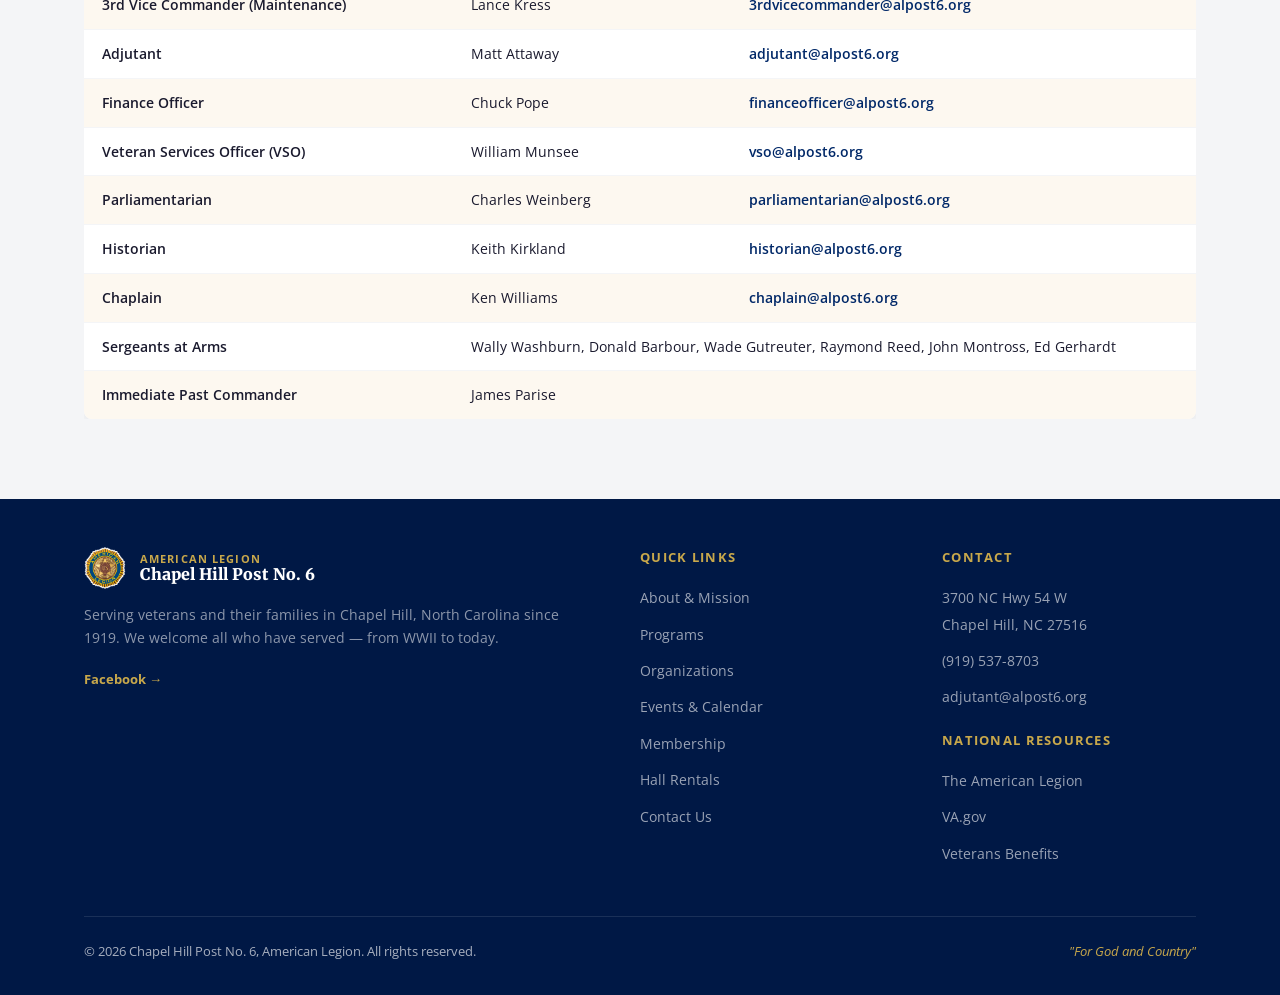
<file: contact.html>
<!DOCTYPE html>
<html lang="en">
<head>
  <meta charset="UTF-8" />
  <meta name="viewport" content="width=device-width, initial-scale=1.0" />
  <title>Contact Us — Chapel Hill Post No. 6, American Legion</title>
  <meta name="description" content="Contact Chapel Hill Post No. 6 — address, phone, email, officer contacts, meeting times, map, and Facebook." />
  <link rel="preconnect" href="https://fonts.googleapis.com" />
  <link rel="preconnect" href="https://fonts.gstatic.com" crossorigin />
  <link href="https://fonts.googleapis.com/css2?family=Merriweather:wght@400;700;900&family=Open+Sans:wght@400;500;600;700&display=swap" rel="stylesheet" />
  <link rel="stylesheet" href="css/styles.css" />
</head>
<body>

<!-- ══ HEADER ════════════════════════════════════════════════ -->
<header id="header">
  <div class="container">
    <div class="header-inner">
      <a href="index.html" class="logo">
        <img src="images/al-seal.png" alt="American Legion Emblem" class="logo-emblem" />
        <div class="logo-text">
          <div class="post">American Legion</div>
          <div class="name">Chapel Hill Post No. 6</div>
          <div class="sub">Chapel Hill, North Carolina</div>
        </div>
      </a>
      <nav>
        <a href="about.html">About</a>
        <a href="index.html">Home</a>
        <a href="programs.html">Programs</a>
        <a href="organizations.html">Organizations</a>
        <a href="heroes.html">Our Heroes</a>
        <a href="events.html">Events</a>
        <a href="https://chapelhillpost6.com/news/calendar/" target="_blank" rel="noopener noreferrer">Calendar</a>
        <a href="membership.html">Membership</a>
        <a href="resources.html">Help</a>
        <a href="museum.html">Museum</a>
        <a href="rentals.html">Rentals</a>
        <a href="contact.html">Contact</a>
      </nav>
      <div class="header-cta">
        <a href="https://mylegion.org/personifyebusiness/Membership/Join/MembershipJoinRegistration/ProductId/134075/RateCode/DMS_1YR_RATE4/sourcecode/OLJOIN045#mylegion" target="_blank" rel="noopener" class="header-donate">Join / Donate</a>
        <button class="hamburger" id="hamburger" aria-label="Menu">
          <span></span><span></span><span></span>
        </button>
      </div>
    </div>
  </div>
</header>
<div class="mobile-nav" id="mobileNav">
  <a href="about.html" class="mob-link">About</a>
  <a href="index.html" class="mob-link">Home</a>
  <a href="programs.html" class="mob-link">Programs</a>
  <a href="organizations.html" class="mob-link">Organizations</a>
  <a href="heroes.html" class="mob-link">Our Heroes</a>
  <a href="events.html" class="mob-link">Events</a>
  <a href="https://chapelhillpost6.com/news/calendar/" target="_blank" rel="noopener noreferrer" class="mob-link">Calendar</a>
  <a href="membership.html" class="mob-link">Membership</a>
  <a href="resources.html" class="mob-link">Help</a>
  <a href="museum.html" class="mob-link">Museum</a>
  <a href="rentals.html" class="mob-link">Rentals</a>
  <a href="contact.html" class="mob-link">Contact</a>
</div>

<!-- ══ PAGE HERO ═════════════════════════════════════════════ -->
<section class="page-hero">
  <div class="container">
    <div class="label">Find Us</div>
    <h1>Contact Us</h1>
    <p class="section-sub">Visit Chapel Hill Post No. 6 — we welcome all veterans, families, and community members.</p>
  </div>
</section>
<div class="breadcrumb">
  <div class="container">
    <div class="breadcrumb-inner">
      <a href="index.html">Home</a>
      <span class="breadcrumb-sep">&rsaquo;</span>
      <span>Contact Us</span>
    </div>
  </div>
</div>

<!-- ══ CONTACT ═══════════════════════════════════════════════ -->
<section id="contact" class="section">
  <div class="container">
    <div class="fade-up" style="margin-bottom:48px;">
      <div class="label">Find Us</div>
      <h2 class="section-title">Visit Chapel Hill Post No. 6</h2>
    </div>

    <div class="contact-grid">
      <div class="fade-up">
        <div class="contact-item">
          <div class="contact-icon" style="font-size:1.2rem;font-weight:900;">P6</div>
          <div>
            <h4>Address</h4>
            <p>3700 NC Highway 54 W<br/>Chapel Hill, NC 27516</p>
          </div>
        </div>
        <div class="contact-item">
          <div class="contact-icon" style="font-size:1rem;font-weight:900;">TEL</div>
          <div>
            <h4>Phone</h4>
            <a href="tel:+19195378703">(919) 537-8703</a>
          </div>
        </div>
        <div class="contact-item">
          <div class="contact-icon" style="font-size:.9rem;font-weight:900;">@</div>
          <div>
            <h4>Email</h4>
            <a href="mailto:adjutant@alpost6.org">adjutant@alpost6.org</a>
          </div>
        </div>
        <div class="contact-item">
          <div class="contact-icon" style="font-size:.9rem;font-weight:900;">MTG</div>
          <div>
            <h4>Monthly Meetings</h4>
            <p>2nd Tuesday of each month<br/>5:30 PM Social / 6:30 PM Dinner / 7:30 PM Meeting</p>
          </div>
        </div>
        <div class="contact-item">
          <div class="contact-icon" style="font-size:.9rem;font-weight:900;">WED</div>
          <div>
            <h4>Weekly Socials</h4>
            <p>Every Wednesday at the Post<br/>All members and guests welcome</p>
          </div>
        </div>

        <div class="social-links">
          <a
            href="https://www.facebook.com/AmericanLegionChapelHillPost6"
            target="_blank"
            rel="noopener noreferrer"
            class="social-link"
          >
            <svg width="18" height="18" viewBox="0 0 24 24" fill="currentColor">
              <path d="M24 12.073c0-6.627-5.373-12-12-12s-12 5.373-12 12c0 5.99 4.388 10.954 10.125 11.854v-8.385H7.078v-3.47h3.047V9.43c0-3.007 1.792-4.669 4.533-4.669 1.312 0 2.686.235 2.686.235v2.953H15.83c-1.491 0-1.956.925-1.956 1.874v2.25h3.328l-.532 3.47h-2.796v8.385C19.612 23.027 24 18.062 24 12.073z"/>
            </svg>
            Follow on Facebook
          </a>
        </div>
      </div>

      <div class="map-wrap fade-up">
        <iframe
          src="https://www.google.com/maps/embed?pb=!1m18!1m12!1m3!1d3232.8!2d-79.068!3d35.895!2m3!1f0!2f0!3f0!3m2!1i1024!2i768!4f13.1!3m3!1m2!1s0x89acc0!2s3700+NC+Hwy+54+W%2C+Chapel+Hill%2C+NC+27516!5e0!3m2!1sen!2sus!4v1"
          allowfullscreen=""
          loading="lazy"
          referrerpolicy="no-referrer-when-downgrade"
          title="Chapel Hill Post No. 6 location map"
        ></iframe>
      </div>
    </div>
  </div>
</section>

<!-- ══ OFFICER CONTACTS ══════════════════════════════════════ -->
<section class="section" style="background:var(--gray);">
  <div class="container">
    <div class="page-section-header fade-up">
      <div class="label">2025-2026 Officers</div>
      <h2>Officer Contact Directory</h2>
      <p>Reach out directly to the officer responsible for your area of interest.</p>
    </div>

    <div class="fade-up" style="overflow-x:auto;">
      <table style="width:100%;border-collapse:collapse;background:var(--white);border-radius:8px;overflow:hidden;box-shadow:0 2px 8px rgba(0,0,0,0.06);">
        <thead>
          <tr style="background:var(--navy);color:var(--white);">
            <th style="padding:14px 18px;text-align:left;font-size:.85rem;">Position</th>
            <th style="padding:14px 18px;text-align:left;font-size:.85rem;">Name</th>
            <th style="padding:14px 18px;text-align:left;font-size:.85rem;">Email</th>
          </tr>
        </thead>
        <tbody>
          <tr style="border-bottom:1px solid var(--gray);">
            <td style="padding:12px 18px;font-weight:600;font-size:.9rem;">Post Commander</td>
            <td style="padding:12px 18px;font-size:.9rem;">Bob Medred</td>
            <td style="padding:12px 18px;font-size:.9rem;"><a href="mailto:commander@alpost6.org" style="color:var(--navy);font-weight:600;">commander@alpost6.org</a></td>
          </tr>
          <tr style="border-bottom:1px solid var(--gray);background:var(--cream);">
            <td style="padding:12px 18px;font-weight:600;font-size:.9rem;">1st Vice Commander (Membership)</td>
            <td style="padding:12px 18px;font-size:.9rem;">Cliff Baldwin</td>
            <td style="padding:12px 18px;font-size:.9rem;"><a href="mailto:1stvicecommander@alpost6.org" style="color:var(--navy);font-weight:600;">1stvicecommander@alpost6.org</a></td>
          </tr>
          <tr style="border-bottom:1px solid var(--gray);">
            <td style="padding:12px 18px;font-weight:600;font-size:.9rem;">2nd Vice Commander (Activities/Operations)</td>
            <td style="padding:12px 18px;font-size:.9rem;">Martha Avery</td>
            <td style="padding:12px 18px;font-size:.9rem;"><a href="mailto:2ndvicecommander@alpost6.org" style="color:var(--navy);font-weight:600;">2ndvicecommander@alpost6.org</a></td>
          </tr>
          <tr style="border-bottom:1px solid var(--gray);background:var(--cream);">
            <td style="padding:12px 18px;font-weight:600;font-size:.9rem;">3rd Vice Commander (Maintenance)</td>
            <td style="padding:12px 18px;font-size:.9rem;">Lance Kress</td>
            <td style="padding:12px 18px;font-size:.9rem;"><a href="mailto:3rdvicecommander@alpost6.org" style="color:var(--navy);font-weight:600;">3rdvicecommander@alpost6.org</a></td>
          </tr>
          <tr style="border-bottom:1px solid var(--gray);">
            <td style="padding:12px 18px;font-weight:600;font-size:.9rem;">Adjutant</td>
            <td style="padding:12px 18px;font-size:.9rem;">Matt Attaway</td>
            <td style="padding:12px 18px;font-size:.9rem;"><a href="mailto:adjutant@alpost6.org" style="color:var(--navy);font-weight:600;">adjutant@alpost6.org</a></td>
          </tr>
          <tr style="border-bottom:1px solid var(--gray);background:var(--cream);">
            <td style="padding:12px 18px;font-weight:600;font-size:.9rem;">Finance Officer</td>
            <td style="padding:12px 18px;font-size:.9rem;">Chuck Pope</td>
            <td style="padding:12px 18px;font-size:.9rem;"><a href="mailto:financeofficer@alpost6.org" style="color:var(--navy);font-weight:600;">financeofficer@alpost6.org</a></td>
          </tr>
          <tr style="border-bottom:1px solid var(--gray);">
            <td style="padding:12px 18px;font-weight:600;font-size:.9rem;">Veteran Services Officer (VSO)</td>
            <td style="padding:12px 18px;font-size:.9rem;">William Munsee</td>
            <td style="padding:12px 18px;font-size:.9rem;"><a href="mailto:vso@alpost6.org" style="color:var(--navy);font-weight:600;">vso@alpost6.org</a></td>
          </tr>
          <tr style="border-bottom:1px solid var(--gray);background:var(--cream);">
            <td style="padding:12px 18px;font-weight:600;font-size:.9rem;">Parliamentarian</td>
            <td style="padding:12px 18px;font-size:.9rem;">Charles Weinberg</td>
            <td style="padding:12px 18px;font-size:.9rem;"><a href="mailto:parliamentarian@alpost6.org" style="color:var(--navy);font-weight:600;">parliamentarian@alpost6.org</a></td>
          </tr>
          <tr style="border-bottom:1px solid var(--gray);">
            <td style="padding:12px 18px;font-weight:600;font-size:.9rem;">Historian</td>
            <td style="padding:12px 18px;font-size:.9rem;">Keith Kirkland</td>
            <td style="padding:12px 18px;font-size:.9rem;"><a href="mailto:historian@alpost6.org" style="color:var(--navy);font-weight:600;">historian@alpost6.org</a></td>
          </tr>
          <tr style="border-bottom:1px solid var(--gray);background:var(--cream);">
            <td style="padding:12px 18px;font-weight:600;font-size:.9rem;">Chaplain</td>
            <td style="padding:12px 18px;font-size:.9rem;">Ken Williams</td>
            <td style="padding:12px 18px;font-size:.9rem;"><a href="mailto:chaplain@alpost6.org" style="color:var(--navy);font-weight:600;">chaplain@alpost6.org</a></td>
          </tr>
          <tr style="border-bottom:1px solid var(--gray);">
            <td style="padding:12px 18px;font-weight:600;font-size:.9rem;">Sergeants at Arms</td>
            <td style="padding:12px 18px;font-size:.9rem;" colspan="2">Wally Washburn, Donald Barbour, Wade Gutreuter, Raymond Reed, John Montross, Ed Gerhardt</td>
          </tr>
          <tr style="background:var(--cream);">
            <td style="padding:12px 18px;font-weight:600;font-size:.9rem;">Immediate Past Commander</td>
            <td style="padding:12px 18px;font-size:.9rem;" colspan="2">James Parise</td>
          </tr>
        </tbody>
      </table>
    </div>
  </div>
</section>

<!-- ══ FOOTER ════════════════════════════════════════════════ -->
<footer>
  <div class="container">
    <div class="footer-inner">
      <div class="footer-brand">
        <div class="logo">
          <img src="images/al-seal.png" alt="American Legion Emblem" style="width:42px;height:42px;object-fit:contain;" />
          <div class="logo-text">
            <div class="post" style="color:var(--gold)">American Legion</div>
            <div class="name">Chapel Hill Post No. 6</div>
          </div>
        </div>
        <p>Serving veterans and their families in Chapel Hill, North Carolina since 1919. We welcome all who have served — from WWII to today.</p>
        <div style="margin-top:16px;">
          <a href="https://www.facebook.com/AmericanLegionChapelHillPost6" target="_blank" rel="noopener" style="color:var(--gold);font-size:.82rem;font-weight:700;">Facebook &rarr;</a>
        </div>
      </div>
      <div class="footer-col">
        <h4>Quick Links</h4>
        <ul>
          <li><a href="about.html">About &amp; Mission</a></li>
          <li><a href="programs.html">Programs</a></li>
          <li><a href="organizations.html">Organizations</a></li>
          <li><a href="events.html">Events &amp; Calendar</a></li>
          <li><a href="membership.html">Membership</a></li>
          <li><a href="rentals.html">Hall Rentals</a></li>
          <li><a href="contact.html">Contact Us</a></li>
        </ul>
      </div>
      <div class="footer-col">
        <h4>Contact</h4>
        <ul>
          <li><a href="https://maps.google.com/?q=3700+NC+Hwy+54+W+Chapel+Hill+NC" target="_blank">3700 NC Hwy 54 W<br/>Chapel Hill, NC 27516</a></li>
          <li><a href="tel:+19195378703">(919) 537-8703</a></li>
          <li><a href="mailto:adjutant@alpost6.org">adjutant@alpost6.org</a></li>
        </ul>
        <div style="margin-top:20px;">
          <h4>National Resources</h4>
          <ul>
            <li><a href="https://www.legion.org" target="_blank" rel="noopener">The American Legion</a></li>
            <li><a href="https://www.va.gov" target="_blank" rel="noopener">VA.gov</a></li>
            <li><a href="https://www.legion.org/veteransbenefits" target="_blank" rel="noopener">Veterans Benefits</a></li>
          </ul>
        </div>
      </div>
    </div>
    <div class="footer-bottom">
      <div>&copy; 2026 Chapel Hill Post No. 6, American Legion. All rights reserved.</div>
      <div class="al-motto">"For God and Country"</div>
    </div>
  </div>
</footer>

<script src="js/main.js"></script>
</body>
</html>
</file>
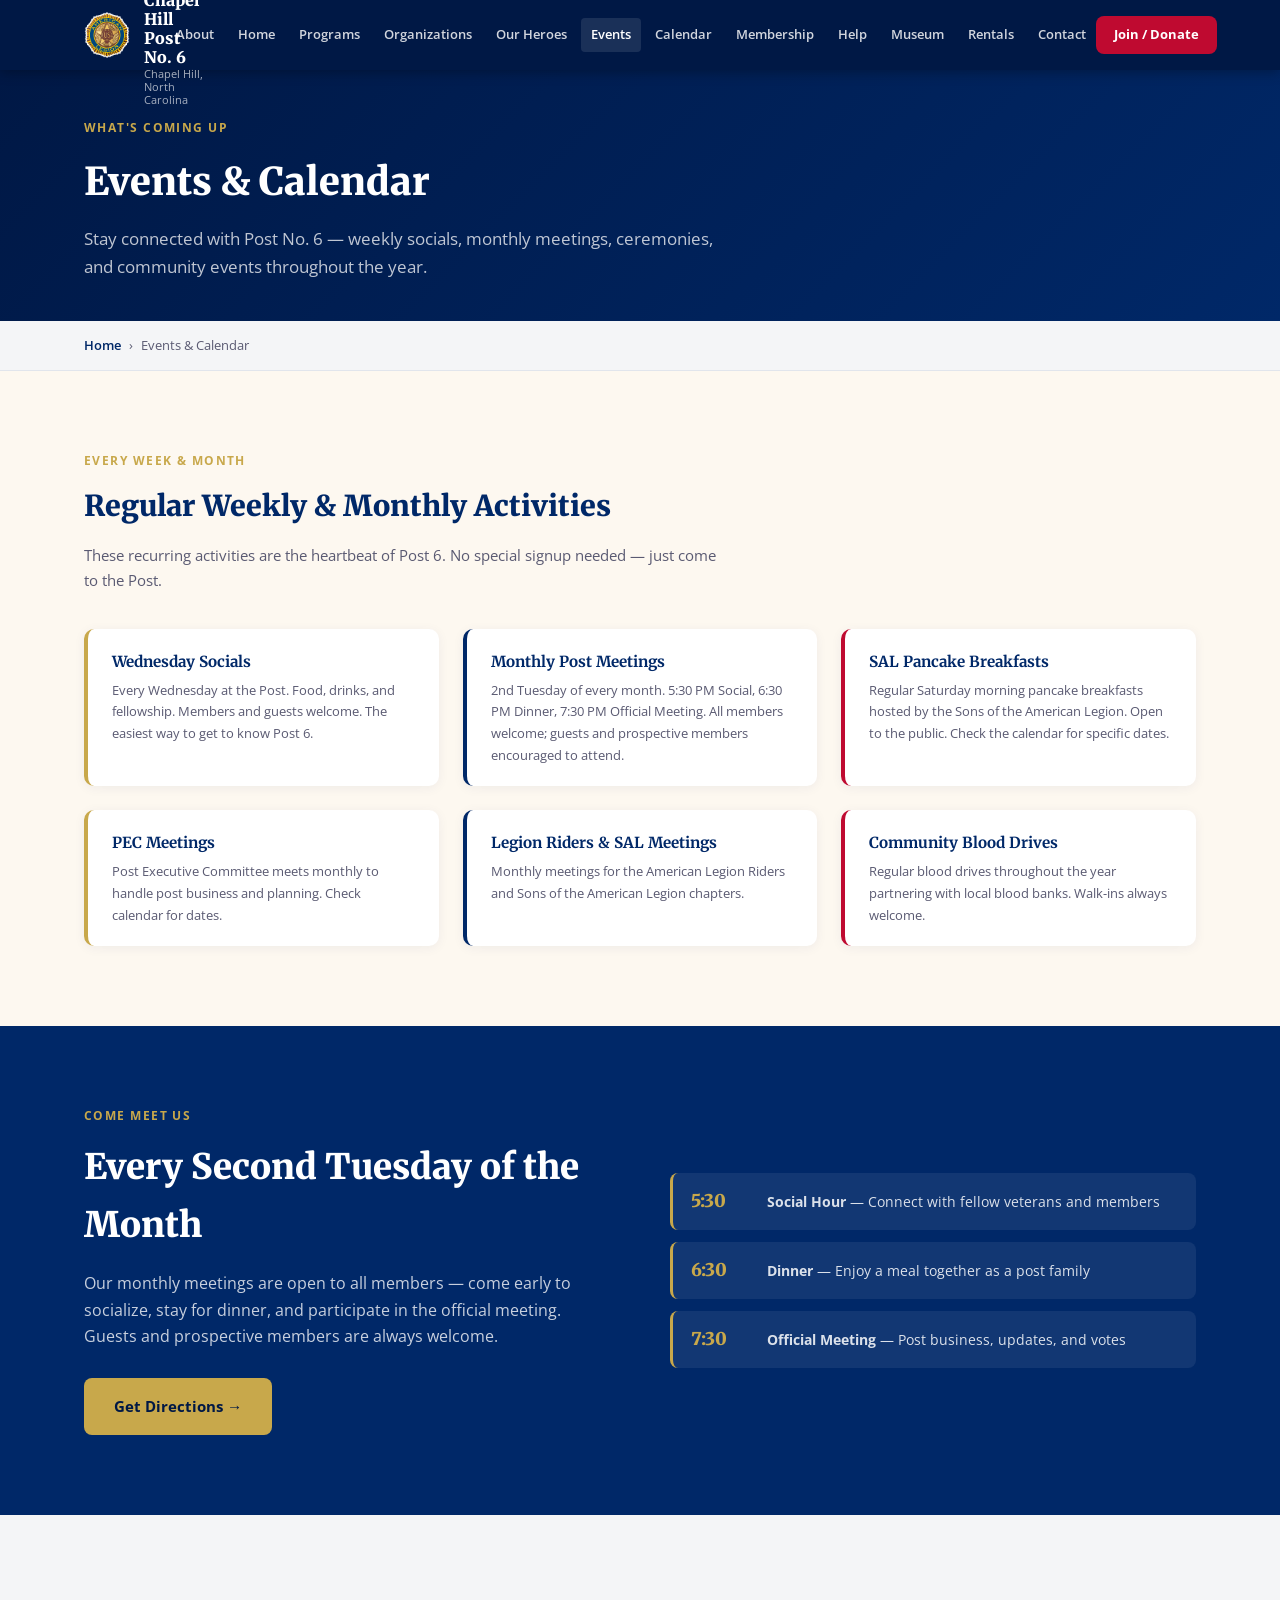
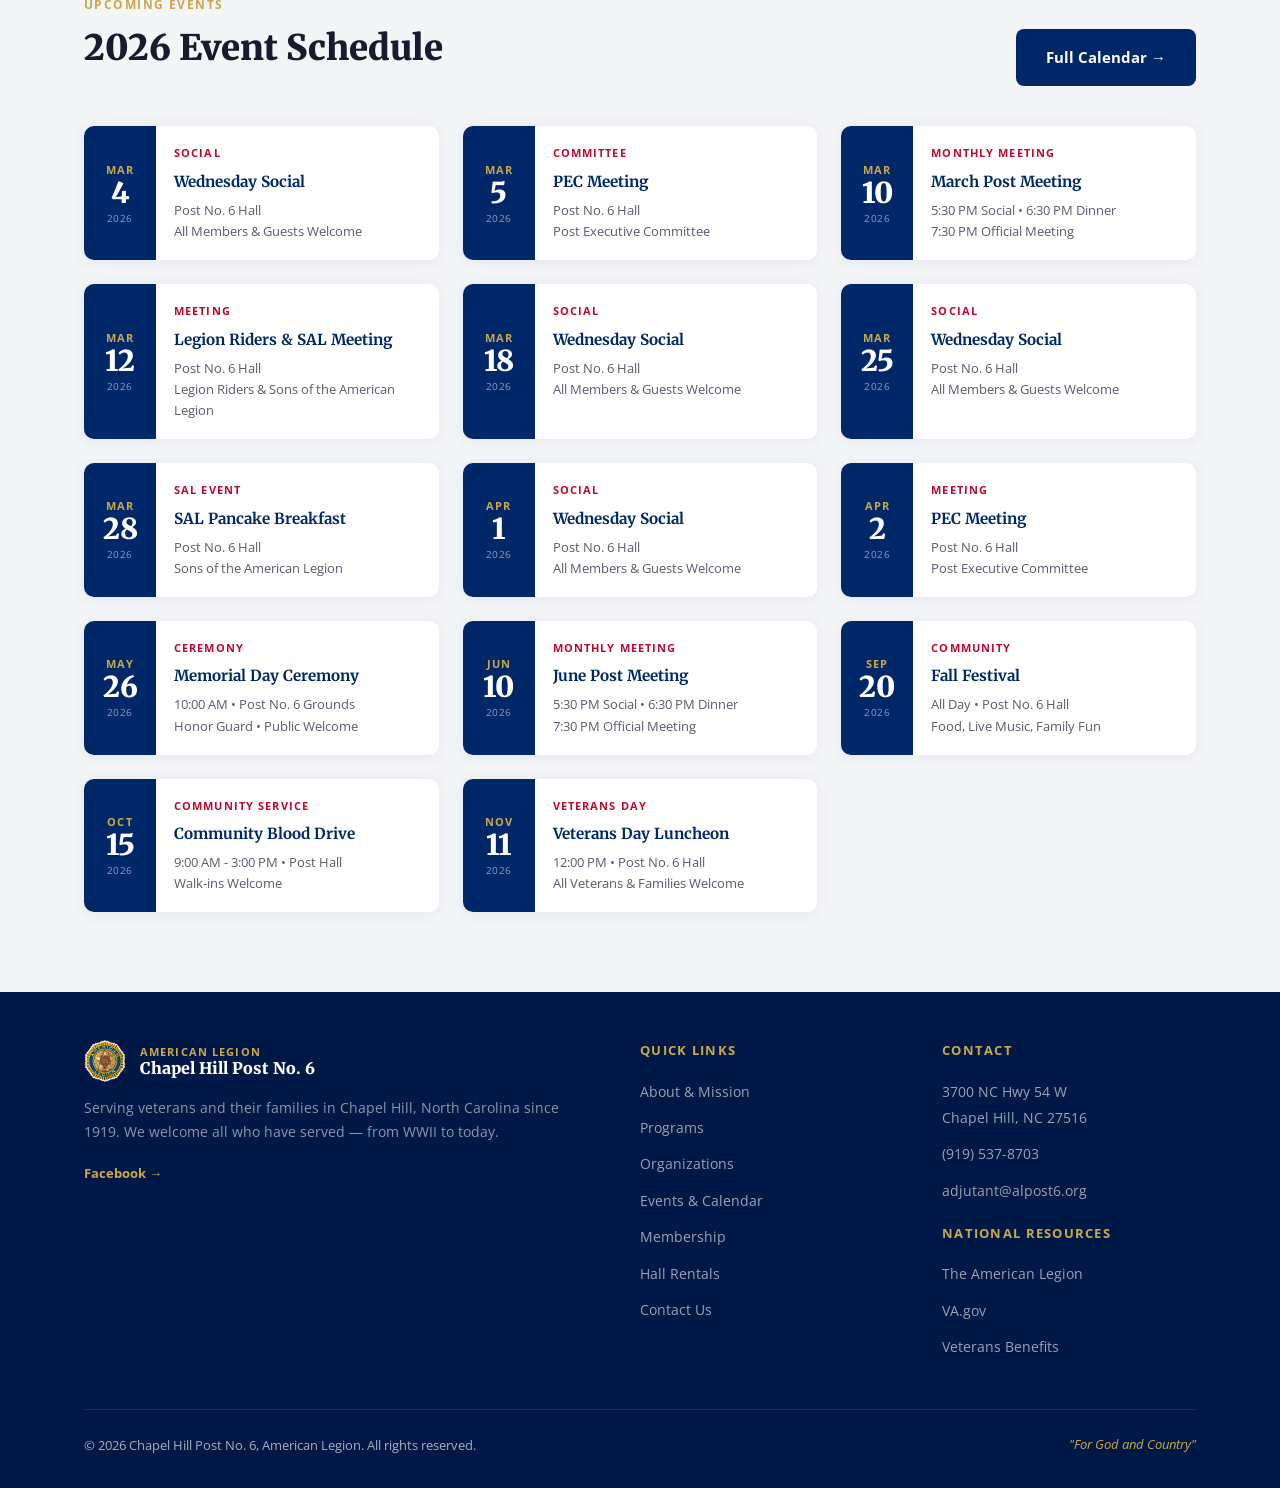
<file: events.html>
<!DOCTYPE html>
<html lang="en">
<head>
  <meta charset="UTF-8" />
  <meta name="viewport" content="width=device-width, initial-scale=1.0" />
  <title>Events &amp; Calendar — Chapel Hill Post No. 6, American Legion</title>
  <meta name="description" content="Upcoming events at Chapel Hill Post No. 6 — weekly socials, monthly meetings, Memorial Day, Veterans Day, blood drives, and more." />
  <link rel="preconnect" href="https://fonts.googleapis.com" />
  <link rel="preconnect" href="https://fonts.gstatic.com" crossorigin />
  <link href="https://fonts.googleapis.com/css2?family=Merriweather:wght@400;700;900&family=Open+Sans:wght@400;500;600;700&display=swap" rel="stylesheet" />
  <link rel="stylesheet" href="css/styles.css" />
</head>
<body>

<!-- ══ HEADER ════════════════════════════════════════════════ -->
<header id="header">
  <div class="container">
    <div class="header-inner">
      <a href="index.html" class="logo">
        <img src="images/al-seal.png" alt="American Legion Emblem" class="logo-emblem" />
        <div class="logo-text">
          <div class="post">American Legion</div>
          <div class="name">Chapel Hill Post No. 6</div>
          <div class="sub">Chapel Hill, North Carolina</div>
        </div>
      </a>
      <nav>
        <a href="about.html">About</a>
        <a href="index.html">Home</a>
        <a href="programs.html">Programs</a>
        <a href="organizations.html">Organizations</a>
        <a href="heroes.html">Our Heroes</a>
        <a href="events.html">Events</a>
        <a href="https://chapelhillpost6.com/news/calendar/" target="_blank" rel="noopener noreferrer">Calendar</a>
        <a href="membership.html">Membership</a>
        <a href="resources.html">Help</a>
        <a href="museum.html">Museum</a>
        <a href="rentals.html">Rentals</a>
        <a href="contact.html">Contact</a>
      </nav>
      <div class="header-cta">
        <a href="https://mylegion.org/personifyebusiness/Membership/Join/MembershipJoinRegistration/ProductId/134075/RateCode/DMS_1YR_RATE4/sourcecode/OLJOIN045#mylegion" target="_blank" rel="noopener" class="header-donate">Join / Donate</a>
        <button class="hamburger" id="hamburger" aria-label="Menu">
          <span></span><span></span><span></span>
        </button>
      </div>
    </div>
  </div>
</header>
<div class="mobile-nav" id="mobileNav">
  <a href="about.html" class="mob-link">About</a>
  <a href="index.html" class="mob-link">Home</a>
  <a href="programs.html" class="mob-link">Programs</a>
  <a href="organizations.html" class="mob-link">Organizations</a>
  <a href="heroes.html" class="mob-link">Our Heroes</a>
  <a href="events.html" class="mob-link">Events</a>
  <a href="https://chapelhillpost6.com/news/calendar/" target="_blank" rel="noopener noreferrer" class="mob-link">Calendar</a>
  <a href="membership.html" class="mob-link">Membership</a>
  <a href="resources.html" class="mob-link">Help</a>
  <a href="museum.html" class="mob-link">Museum</a>
  <a href="rentals.html" class="mob-link">Rentals</a>
  <a href="contact.html" class="mob-link">Contact</a>
</div>

<!-- ══ PAGE HERO ═════════════════════════════════════════════ -->
<section class="page-hero">
  <div class="container">
    <div class="label">What's Coming Up</div>
    <h1>Events &amp; Calendar</h1>
    <p class="section-sub">Stay connected with Post No. 6 — weekly socials, monthly meetings, ceremonies, and community events throughout the year.</p>
  </div>
</section>
<div class="breadcrumb">
  <div class="container">
    <div class="breadcrumb-inner">
      <a href="index.html">Home</a>
      <span class="breadcrumb-sep">&rsaquo;</span>
      <span>Events &amp; Calendar</span>
    </div>
  </div>
</div>

<!-- ══ REGULAR WEEKLY & MONTHLY ACTIVITIES ════════════════════ -->
<section class="section" style="background:var(--cream);">
  <div class="container">
    <div class="page-section-header fade-up">
      <div class="label">Every Week &amp; Month</div>
      <h2>Regular Weekly &amp; Monthly Activities</h2>
      <p>These recurring activities are the heartbeat of Post 6. No special signup needed — just come to the Post.</p>
    </div>

    <div class="content-grid fade-up">
      <div class="purpose-card">
        <h4>Wednesday Socials</h4>
        <p>Every Wednesday at the Post. Food, drinks, and fellowship. Members and guests welcome. The easiest way to get to know Post 6.</p>
      </div>
      <div class="purpose-card navy-border">
        <h4>Monthly Post Meetings</h4>
        <p>2nd Tuesday of every month. 5:30 PM Social, 6:30 PM Dinner, 7:30 PM Official Meeting. All members welcome; guests and prospective members encouraged to attend.</p>
      </div>
      <div class="purpose-card red-border">
        <h4>SAL Pancake Breakfasts</h4>
        <p>Regular Saturday morning pancake breakfasts hosted by the Sons of the American Legion. Open to the public. Check the calendar for specific dates.</p>
      </div>
      <div class="purpose-card">
        <h4>PEC Meetings</h4>
        <p>Post Executive Committee meets monthly to handle post business and planning. Check calendar for dates.</p>
      </div>
      <div class="purpose-card navy-border">
        <h4>Legion Riders &amp; SAL Meetings</h4>
        <p>Monthly meetings for the American Legion Riders and Sons of the American Legion chapters.</p>
      </div>
      <div class="purpose-card red-border">
        <h4>Community Blood Drives</h4>
        <p>Regular blood drives throughout the year partnering with local blood banks. Walk-ins always welcome.</p>
      </div>
    </div>
  </div>
</section>

<!-- ══ MEETING SCHEDULE ══════════════════════════════════════ -->
<section id="meeting" class="section">
  <div class="container">
    <div class="meeting-inner">
      <div class="fade-up">
        <div class="label">Come Meet Us</div>
        <h2>Every Second Tuesday of the Month</h2>
        <p>Our monthly meetings are open to all members — come early to socialize, stay for dinner, and participate in the official meeting. Guests and prospective members are always welcome.</p>
        <a href="contact.html" class="btn btn-gold">Get Directions &rarr;</a>
      </div>
      <div class="fade-up">
        <div class="schedule-blocks">
          <div class="sched-item">
            <div class="sched-time">5:30</div>
            <div class="sched-desc"><strong>Social Hour</strong> — Connect with fellow veterans and members</div>
          </div>
          <div class="sched-item">
            <div class="sched-time">6:30</div>
            <div class="sched-desc"><strong>Dinner</strong> — Enjoy a meal together as a post family</div>
          </div>
          <div class="sched-item">
            <div class="sched-time">7:30</div>
            <div class="sched-desc"><strong>Official Meeting</strong> — Post business, updates, and votes</div>
          </div>
        </div>
      </div>
    </div>
  </div>
</section>

<!-- ══ EVENTS ════════════════════════════════════════════════ -->
<section id="events" class="section" style="background:var(--gray);">
  <div class="container">
    <div class="events-header">
      <div class="fade-up">
        <div class="label">Upcoming Events</div>
        <h2 class="section-title">2026 Event Schedule</h2>
      </div>
      <a href="https://chapelhillpost6.com/news/calendar/" target="_blank" rel="noopener noreferrer" class="btn btn-navy fade-up">Full Calendar &rarr;</a>
    </div>

    <div class="events-grid">
      <div class="event-card fade-up">
        <div class="event-date-block">
          <div class="event-month">Mar</div>
          <div class="event-day">4</div>
          <div class="event-year">2026</div>
        </div>
        <div class="event-body">
          <div class="event-tag">Social</div>
          <h3>Wednesday Social</h3>
          <div class="event-meta">Post No. 6 Hall<br/>All Members &amp; Guests Welcome</div>
        </div>
      </div>

      <div class="event-card fade-up">
        <div class="event-date-block">
          <div class="event-month">Mar</div>
          <div class="event-day">5</div>
          <div class="event-year">2026</div>
        </div>
        <div class="event-body">
          <div class="event-tag">Committee</div>
          <h3>PEC Meeting</h3>
          <div class="event-meta">Post No. 6 Hall<br/>Post Executive Committee</div>
        </div>
      </div>

      <div class="event-card fade-up">
        <div class="event-date-block">
          <div class="event-month">Mar</div>
          <div class="event-day">10</div>
          <div class="event-year">2026</div>
        </div>
        <div class="event-body">
          <div class="event-tag">Monthly Meeting</div>
          <h3>March Post Meeting</h3>
          <div class="event-meta">5:30 PM Social &bull; 6:30 PM Dinner<br/>7:30 PM Official Meeting</div>
        </div>
      </div>

      <div class="event-card fade-up">
        <div class="event-date-block">
          <div class="event-month">Mar</div>
          <div class="event-day">12</div>
          <div class="event-year">2026</div>
        </div>
        <div class="event-body">
          <div class="event-tag">Meeting</div>
          <h3>Legion Riders &amp; SAL Meeting</h3>
          <div class="event-meta">Post No. 6 Hall<br/>Legion Riders &amp; Sons of the American Legion</div>
        </div>
      </div>

      <div class="event-card fade-up">
        <div class="event-date-block">
          <div class="event-month">Mar</div>
          <div class="event-day">18</div>
          <div class="event-year">2026</div>
        </div>
        <div class="event-body">
          <div class="event-tag">Social</div>
          <h3>Wednesday Social</h3>
          <div class="event-meta">Post No. 6 Hall<br/>All Members &amp; Guests Welcome</div>
        </div>
      </div>

      <div class="event-card fade-up">
        <div class="event-date-block">
          <div class="event-month">Mar</div>
          <div class="event-day">25</div>
          <div class="event-year">2026</div>
        </div>
        <div class="event-body">
          <div class="event-tag">Social</div>
          <h3>Wednesday Social</h3>
          <div class="event-meta">Post No. 6 Hall<br/>All Members &amp; Guests Welcome</div>
        </div>
      </div>

      <div class="event-card fade-up">
        <div class="event-date-block">
          <div class="event-month">Mar</div>
          <div class="event-day">28</div>
          <div class="event-year">2026</div>
        </div>
        <div class="event-body">
          <div class="event-tag">SAL Event</div>
          <h3>SAL Pancake Breakfast</h3>
          <div class="event-meta">Post No. 6 Hall<br/>Sons of the American Legion</div>
        </div>
      </div>

      <div class="event-card fade-up">
        <div class="event-date-block">
          <div class="event-month">Apr</div>
          <div class="event-day">1</div>
          <div class="event-year">2026</div>
        </div>
        <div class="event-body">
          <div class="event-tag">Social</div>
          <h3>Wednesday Social</h3>
          <div class="event-meta">Post No. 6 Hall<br/>All Members &amp; Guests Welcome</div>
        </div>
      </div>

      <div class="event-card fade-up">
        <div class="event-date-block">
          <div class="event-month">Apr</div>
          <div class="event-day">2</div>
          <div class="event-year">2026</div>
        </div>
        <div class="event-body">
          <div class="event-tag">Meeting</div>
          <h3>PEC Meeting</h3>
          <div class="event-meta">Post No. 6 Hall<br/>Post Executive Committee</div>
        </div>
      </div>

      <div class="event-card fade-up">
        <div class="event-date-block">
          <div class="event-month">May</div>
          <div class="event-day">26</div>
          <div class="event-year">2026</div>
        </div>
        <div class="event-body">
          <div class="event-tag">Ceremony</div>
          <h3>Memorial Day Ceremony</h3>
          <div class="event-meta">10:00 AM &bull; Post No. 6 Grounds<br/>Honor Guard &bull; Public Welcome</div>
        </div>
      </div>

      <div class="event-card fade-up">
        <div class="event-date-block">
          <div class="event-month">Jun</div>
          <div class="event-day">10</div>
          <div class="event-year">2026</div>
        </div>
        <div class="event-body">
          <div class="event-tag">Monthly Meeting</div>
          <h3>June Post Meeting</h3>
          <div class="event-meta">5:30 PM Social &bull; 6:30 PM Dinner<br/>7:30 PM Official Meeting</div>
        </div>
      </div>

      <div class="event-card fade-up">
        <div class="event-date-block">
          <div class="event-month">Sep</div>
          <div class="event-day">20</div>
          <div class="event-year">2026</div>
        </div>
        <div class="event-body">
          <div class="event-tag">Community</div>
          <h3>Fall Festival</h3>
          <div class="event-meta">All Day &bull; Post No. 6 Hall<br/>Food, Live Music, Family Fun</div>
        </div>
      </div>

      <div class="event-card fade-up">
        <div class="event-date-block">
          <div class="event-month">Oct</div>
          <div class="event-day">15</div>
          <div class="event-year">2026</div>
        </div>
        <div class="event-body">
          <div class="event-tag">Community Service</div>
          <h3>Community Blood Drive</h3>
          <div class="event-meta">9:00 AM - 3:00 PM &bull; Post Hall<br/>Walk-ins Welcome</div>
        </div>
      </div>

      <div class="event-card fade-up">
        <div class="event-date-block">
          <div class="event-month">Nov</div>
          <div class="event-day">11</div>
          <div class="event-year">2026</div>
        </div>
        <div class="event-body">
          <div class="event-tag">Veterans Day</div>
          <h3>Veterans Day Luncheon</h3>
          <div class="event-meta">12:00 PM &bull; Post No. 6 Hall<br/>All Veterans &amp; Families Welcome</div>
        </div>
      </div>
    </div>
  </div>
</section>

<!-- ══ FOOTER ════════════════════════════════════════════════ -->
<footer>
  <div class="container">
    <div class="footer-inner">
      <div class="footer-brand">
        <div class="logo">
          <img src="images/al-seal.png" alt="American Legion Emblem" style="width:42px;height:42px;object-fit:contain;" />
          <div class="logo-text">
            <div class="post" style="color:var(--gold)">American Legion</div>
            <div class="name">Chapel Hill Post No. 6</div>
          </div>
        </div>
        <p>Serving veterans and their families in Chapel Hill, North Carolina since 1919. We welcome all who have served — from WWII to today.</p>
        <div style="margin-top:16px;">
          <a href="https://www.facebook.com/AmericanLegionChapelHillPost6" target="_blank" rel="noopener" style="color:var(--gold);font-size:.82rem;font-weight:700;">Facebook &rarr;</a>
        </div>
      </div>
      <div class="footer-col">
        <h4>Quick Links</h4>
        <ul>
          <li><a href="about.html">About &amp; Mission</a></li>
          <li><a href="programs.html">Programs</a></li>
          <li><a href="organizations.html">Organizations</a></li>
          <li><a href="events.html">Events &amp; Calendar</a></li>
          <li><a href="membership.html">Membership</a></li>
          <li><a href="rentals.html">Hall Rentals</a></li>
          <li><a href="contact.html">Contact Us</a></li>
        </ul>
      </div>
      <div class="footer-col">
        <h4>Contact</h4>
        <ul>
          <li><a href="https://maps.google.com/?q=3700+NC+Hwy+54+W+Chapel+Hill+NC" target="_blank">3700 NC Hwy 54 W<br/>Chapel Hill, NC 27516</a></li>
          <li><a href="tel:+19195378703">(919) 537-8703</a></li>
          <li><a href="mailto:adjutant@alpost6.org">adjutant@alpost6.org</a></li>
        </ul>
        <div style="margin-top:20px;">
          <h4>National Resources</h4>
          <ul>
            <li><a href="https://www.legion.org" target="_blank" rel="noopener">The American Legion</a></li>
            <li><a href="https://www.va.gov" target="_blank" rel="noopener">VA.gov</a></li>
            <li><a href="https://www.legion.org/veteransbenefits" target="_blank" rel="noopener">Veterans Benefits</a></li>
          </ul>
        </div>
      </div>
    </div>
    <div class="footer-bottom">
      <div>&copy; 2026 Chapel Hill Post No. 6, American Legion. All rights reserved.</div>
      <div class="al-motto">"For God and Country"</div>
    </div>
  </div>
</footer>

<script src="js/main.js"></script>
</body>
</html>
</file>
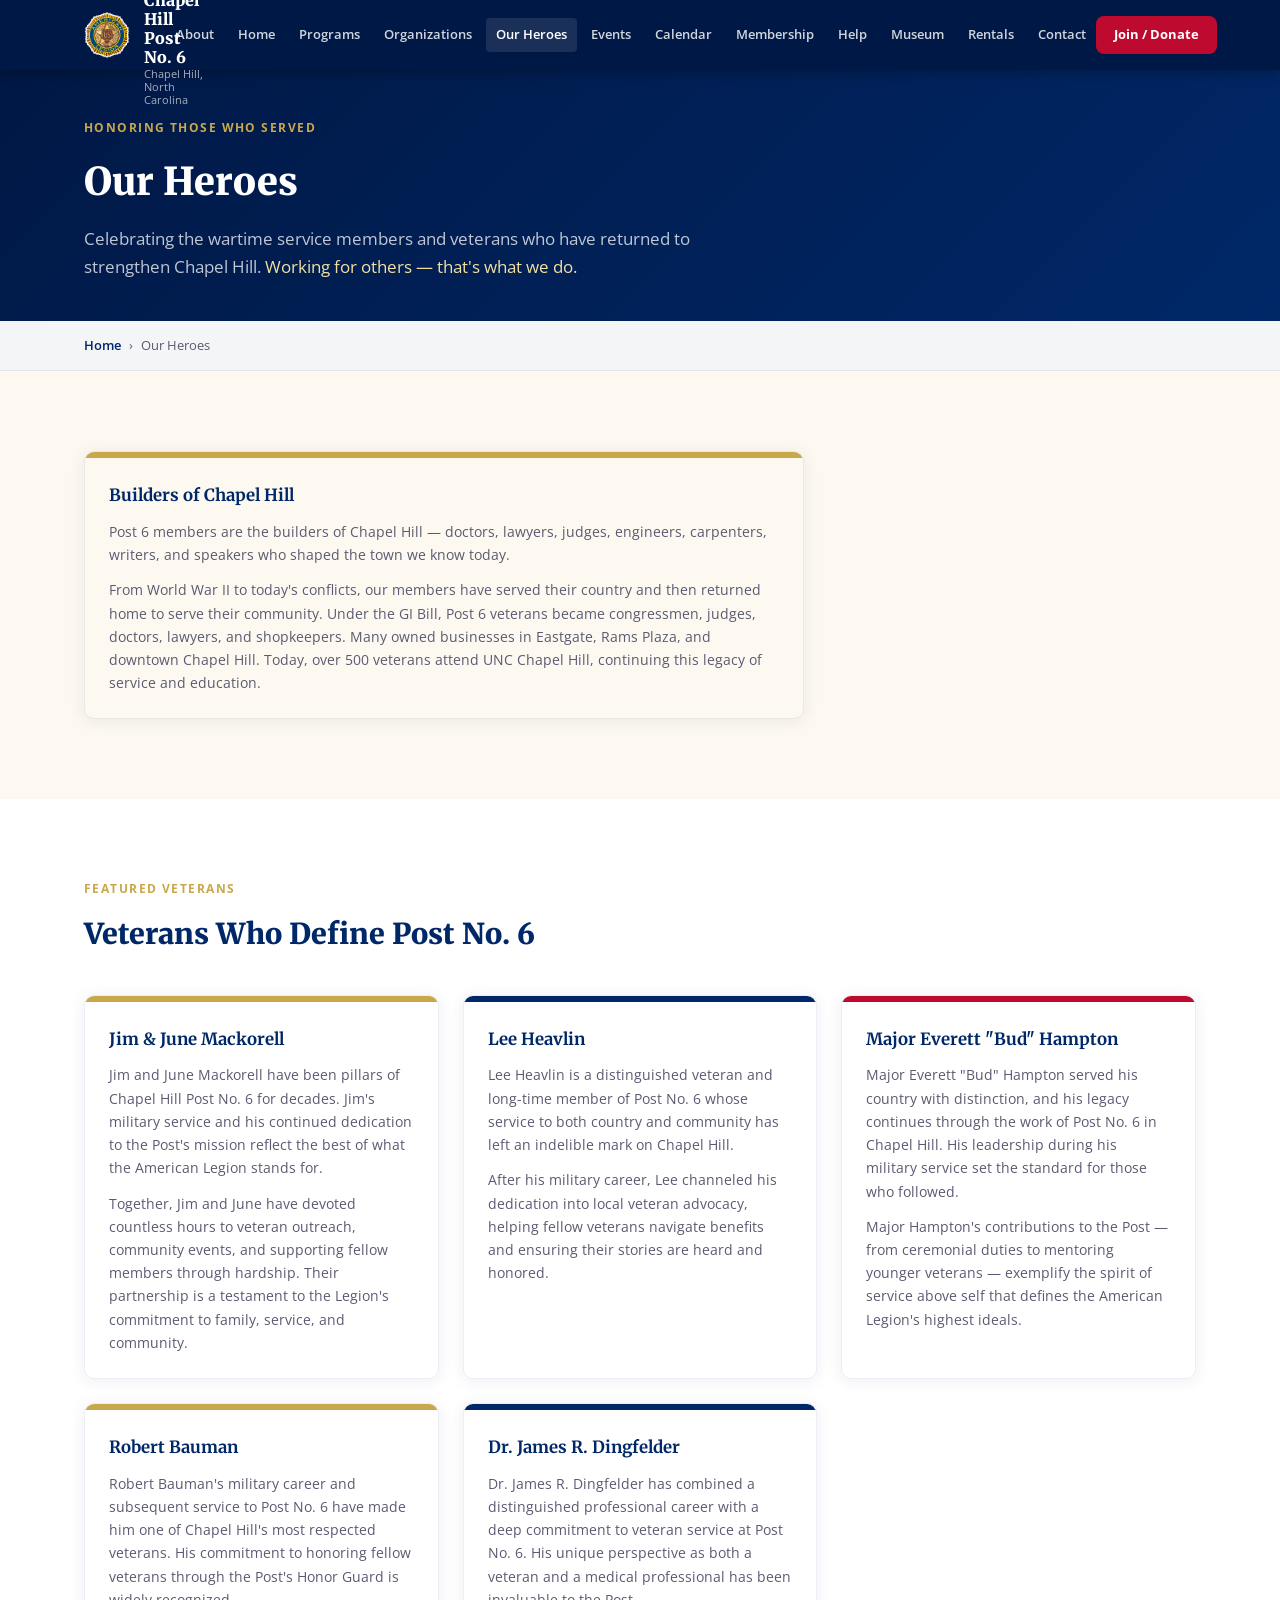
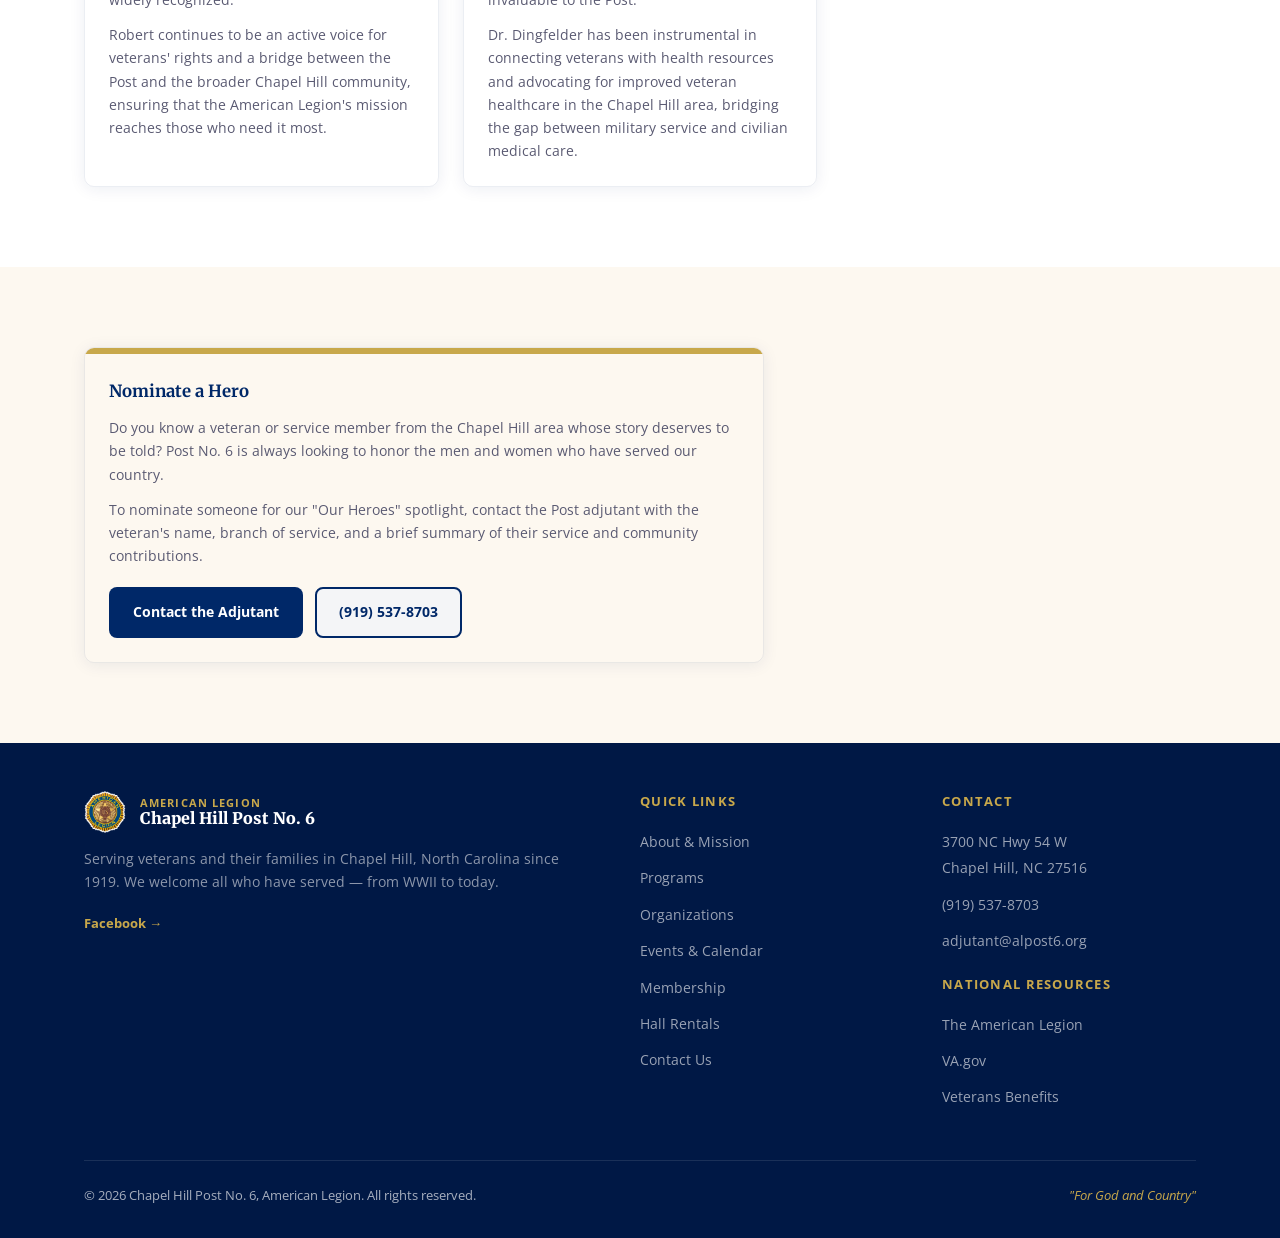
<file: heroes.html>
<!DOCTYPE html>
<html lang="en">
<head>
  <meta charset="UTF-8" />
  <meta name="viewport" content="width=device-width, initial-scale=1.0" />
  <title>Our Heroes — Chapel Hill Post No. 6, American Legion</title>
  <meta name="description" content="Celebrating the veterans who have returned to strengthen Chapel Hill — builders of our community from WWII to today's conflicts." />
  <link rel="preconnect" href="https://fonts.googleapis.com" />
  <link rel="preconnect" href="https://fonts.gstatic.com" crossorigin />
  <link href="https://fonts.googleapis.com/css2?family=Merriweather:wght@400;700;900&family=Open+Sans:wght@400;500;600;700&display=swap" rel="stylesheet" />
  <link rel="stylesheet" href="css/styles.css" />
</head>
<body>

<!-- ══ HEADER ════════════════════════════════════════════════ -->
<header id="header">
  <div class="container">
    <div class="header-inner">
      <a href="index.html" class="logo">
        <img src="images/al-seal.png" alt="American Legion Emblem" class="logo-emblem" />
        <div class="logo-text">
          <div class="post">American Legion</div>
          <div class="name">Chapel Hill Post No. 6</div>
          <div class="sub">Chapel Hill, North Carolina</div>
        </div>
      </a>
      <nav>
        <a href="about.html">About</a>
        <a href="index.html">Home</a>
        <a href="programs.html">Programs</a>
        <a href="organizations.html">Organizations</a>
        <a href="heroes.html">Our Heroes</a>
        <a href="events.html">Events</a>
        <a href="https://chapelhillpost6.com/news/calendar/" target="_blank" rel="noopener noreferrer">Calendar</a>
        <a href="membership.html">Membership</a>
        <a href="resources.html">Help</a>
        <a href="museum.html">Museum</a>
        <a href="rentals.html">Rentals</a>
        <a href="contact.html">Contact</a>
      </nav>
      <div class="header-cta">
        <a href="https://mylegion.org/personifyebusiness/Membership/Join/MembershipJoinRegistration/ProductId/134075/RateCode/DMS_1YR_RATE4/sourcecode/OLJOIN045#mylegion" target="_blank" rel="noopener" class="header-donate">Join / Donate</a>
        <button class="hamburger" id="hamburger" aria-label="Menu">
          <span></span><span></span><span></span>
        </button>
      </div>
    </div>
  </div>
</header>
<div class="mobile-nav" id="mobileNav">
  <a href="about.html" class="mob-link">About</a>
  <a href="index.html" class="mob-link">Home</a>
  <a href="programs.html" class="mob-link">Programs</a>
  <a href="organizations.html" class="mob-link">Organizations</a>
  <a href="heroes.html" class="mob-link">Our Heroes</a>
  <a href="events.html" class="mob-link">Events</a>
  <a href="https://chapelhillpost6.com/news/calendar/" target="_blank" rel="noopener noreferrer" class="mob-link">Calendar</a>
  <a href="membership.html" class="mob-link">Membership</a>
  <a href="resources.html" class="mob-link">Help</a>
  <a href="museum.html" class="mob-link">Museum</a>
  <a href="rentals.html" class="mob-link">Rentals</a>
  <a href="contact.html" class="mob-link">Contact</a>
</div>

<!-- ══ PAGE HERO ═════════════════════════════════════════════ -->
<section class="page-hero">
  <div class="container">
    <div class="label">Honoring Those Who Served</div>
    <h1>Our Heroes</h1>
    <p class="section-sub">Celebrating the wartime service members and veterans who have returned to strengthen Chapel Hill. <em style="color:var(--gold-lt);font-style:normal;">Working for others — that's what we do.</em></p>
  </div>
</section>
<div class="breadcrumb">
  <div class="container">
    <div class="breadcrumb-inner">
      <a href="index.html">Home</a>
      <span class="breadcrumb-sep">&rsaquo;</span>
      <span>Our Heroes</span>
    </div>
  </div>
</div>

<!-- ══ BUILDERS OF CHAPEL HILL ═══════════════════════════════ -->
<section class="section" style="background:var(--cream);">
  <div class="container">
    <div class="fade-up">
      <div class="prog-card" style="max-width:720px;">
        <div class="prog-card-top gold"></div>
        <div class="prog-card-body">
          <h3>Builders of Chapel Hill</h3>
          <p>Post 6 members are the builders of Chapel Hill — doctors, lawyers, judges, engineers, carpenters, writers, and speakers who shaped the town we know today.</p>
          <p style="margin-top:12px;">From World War II to today's conflicts, our members have served their country and then returned home to serve their community. Under the GI Bill, Post 6 veterans became congressmen, judges, doctors, lawyers, and shopkeepers. Many owned businesses in Eastgate, Rams Plaza, and downtown Chapel Hill. Today, over 500 veterans attend UNC Chapel Hill, continuing this legacy of service and education.</p>
        </div>
      </div>
    </div>
  </div>
</section>

<!-- ══ FEATURED VETERANS ═════════════════════════════════════ -->
<section class="section">
  <div class="container">
    <div class="page-section-header fade-up">
      <div class="label">Featured Veterans</div>
      <h2>Veterans Who Define Post No. 6</h2>
    </div>

    <div class="content-grid-2">
      <div class="prog-card fade-up">
        <div class="prog-card-top gold"></div>
        <div class="prog-card-body">
          <h3>Jim &amp; June Mackorell</h3>
          <p>Jim and June Mackorell have been pillars of Chapel Hill Post No. 6 for decades. Jim's military service and his continued dedication to the Post's mission reflect the best of what the American Legion stands for.</p>
          <p style="margin-top:12px;">Together, Jim and June have devoted countless hours to veteran outreach, community events, and supporting fellow members through hardship. Their partnership is a testament to the Legion's commitment to family, service, and community.</p>
        </div>
      </div>

      <div class="prog-card fade-up">
        <div class="prog-card-top navy"></div>
        <div class="prog-card-body">
          <h3>Lee Heavlin</h3>
          <p>Lee Heavlin is a distinguished veteran and long-time member of Post No. 6 whose service to both country and community has left an indelible mark on Chapel Hill.</p>
          <p style="margin-top:12px;">After his military career, Lee channeled his dedication into local veteran advocacy, helping fellow veterans navigate benefits and ensuring their stories are heard and honored.</p>
        </div>
      </div>

      <div class="prog-card fade-up">
        <div class="prog-card-top red"></div>
        <div class="prog-card-body">
          <h3>Major Everett "Bud" Hampton</h3>
          <p>Major Everett "Bud" Hampton served his country with distinction, and his legacy continues through the work of Post No. 6 in Chapel Hill. His leadership during his military service set the standard for those who followed.</p>
          <p style="margin-top:12px;">Major Hampton's contributions to the Post — from ceremonial duties to mentoring younger veterans — exemplify the spirit of service above self that defines the American Legion's highest ideals.</p>
        </div>
      </div>

      <div class="prog-card fade-up">
        <div class="prog-card-top gold"></div>
        <div class="prog-card-body">
          <h3>Robert Bauman</h3>
          <p>Robert Bauman's military career and subsequent service to Post No. 6 have made him one of Chapel Hill's most respected veterans. His commitment to honoring fellow veterans through the Post's Honor Guard is widely recognized.</p>
          <p style="margin-top:12px;">Robert continues to be an active voice for veterans' rights and a bridge between the Post and the broader Chapel Hill community, ensuring that the American Legion's mission reaches those who need it most.</p>
        </div>
      </div>

      <div class="prog-card fade-up">
        <div class="prog-card-top navy"></div>
        <div class="prog-card-body">
          <h3>Dr. James R. Dingfelder</h3>
          <p>Dr. James R. Dingfelder has combined a distinguished professional career with a deep commitment to veteran service at Post No. 6. His unique perspective as both a veteran and a medical professional has been invaluable to the Post.</p>
          <p style="margin-top:12px;">Dr. Dingfelder has been instrumental in connecting veterans with health resources and advocating for improved veteran healthcare in the Chapel Hill area, bridging the gap between military service and civilian medical care.</p>
        </div>
      </div>
    </div>
  </div>
</section>

<!-- ══ NOMINATE A HERO ═══════════════════════════════════════ -->
<section class="section" style="background:var(--cream);">
  <div class="container">
    <div class="fade-up">
      <div class="prog-card" style="max-width:680px;">
        <div class="prog-card-top gold"></div>
        <div class="prog-card-body">
          <h3>Nominate a Hero</h3>
          <p>Do you know a veteran or service member from the Chapel Hill area whose story deserves to be told? Post No. 6 is always looking to honor the men and women who have served our country.</p>
          <p style="margin-top:12px;">To nominate someone for our "Our Heroes" spotlight, contact the Post adjutant with the veteran's name, branch of service, and a brief summary of their service and community contributions.</p>
          <div style="margin-top:20px;display:flex;gap:12px;flex-wrap:wrap;">
            <a href="mailto:adjutant@alpost6.org" class="btn btn-navy" style="font-size:.85rem;padding:12px 22px;">Contact the Adjutant</a>
            <a href="tel:+19195378703" class="btn" style="font-size:.85rem;padding:12px 22px;background:var(--gray);color:var(--navy);border:2px solid var(--navy);">(919) 537-8703</a>
          </div>
        </div>
      </div>
    </div>
  </div>
</section>

<!-- ══ FOOTER ════════════════════════════════════════════════ -->
<footer>
  <div class="container">
    <div class="footer-inner">
      <div class="footer-brand">
        <div class="logo">
          <img src="images/al-seal.png" alt="American Legion Emblem" style="width:42px;height:42px;object-fit:contain;" />
          <div class="logo-text">
            <div class="post" style="color:var(--gold)">American Legion</div>
            <div class="name">Chapel Hill Post No. 6</div>
          </div>
        </div>
        <p>Serving veterans and their families in Chapel Hill, North Carolina since 1919. We welcome all who have served — from WWII to today.</p>
        <div style="margin-top:16px;">
          <a href="https://www.facebook.com/AmericanLegionChapelHillPost6" target="_blank" rel="noopener" style="color:var(--gold);font-size:.82rem;font-weight:700;">Facebook &rarr;</a>
        </div>
      </div>
      <div class="footer-col">
        <h4>Quick Links</h4>
        <ul>
          <li><a href="about.html">About &amp; Mission</a></li>
          <li><a href="programs.html">Programs</a></li>
          <li><a href="organizations.html">Organizations</a></li>
          <li><a href="events.html">Events &amp; Calendar</a></li>
          <li><a href="membership.html">Membership</a></li>
          <li><a href="rentals.html">Hall Rentals</a></li>
          <li><a href="contact.html">Contact Us</a></li>
        </ul>
      </div>
      <div class="footer-col">
        <h4>Contact</h4>
        <ul>
          <li><a href="https://maps.google.com/?q=3700+NC+Hwy+54+W+Chapel+Hill+NC" target="_blank">3700 NC Hwy 54 W<br/>Chapel Hill, NC 27516</a></li>
          <li><a href="tel:+19195378703">(919) 537-8703</a></li>
          <li><a href="mailto:adjutant@alpost6.org">adjutant@alpost6.org</a></li>
        </ul>
        <div style="margin-top:20px;">
          <h4>National Resources</h4>
          <ul>
            <li><a href="https://www.legion.org" target="_blank" rel="noopener">The American Legion</a></li>
            <li><a href="https://www.va.gov" target="_blank" rel="noopener">VA.gov</a></li>
            <li><a href="https://www.legion.org/veteransbenefits" target="_blank" rel="noopener">Veterans Benefits</a></li>
          </ul>
        </div>
      </div>
    </div>
    <div class="footer-bottom">
      <div>&copy; 2026 Chapel Hill Post No. 6, American Legion. All rights reserved.</div>
      <div class="al-motto">"For God and Country"</div>
    </div>
  </div>
</footer>

<script src="js/main.js"></script>
</body>
</html>
</file>
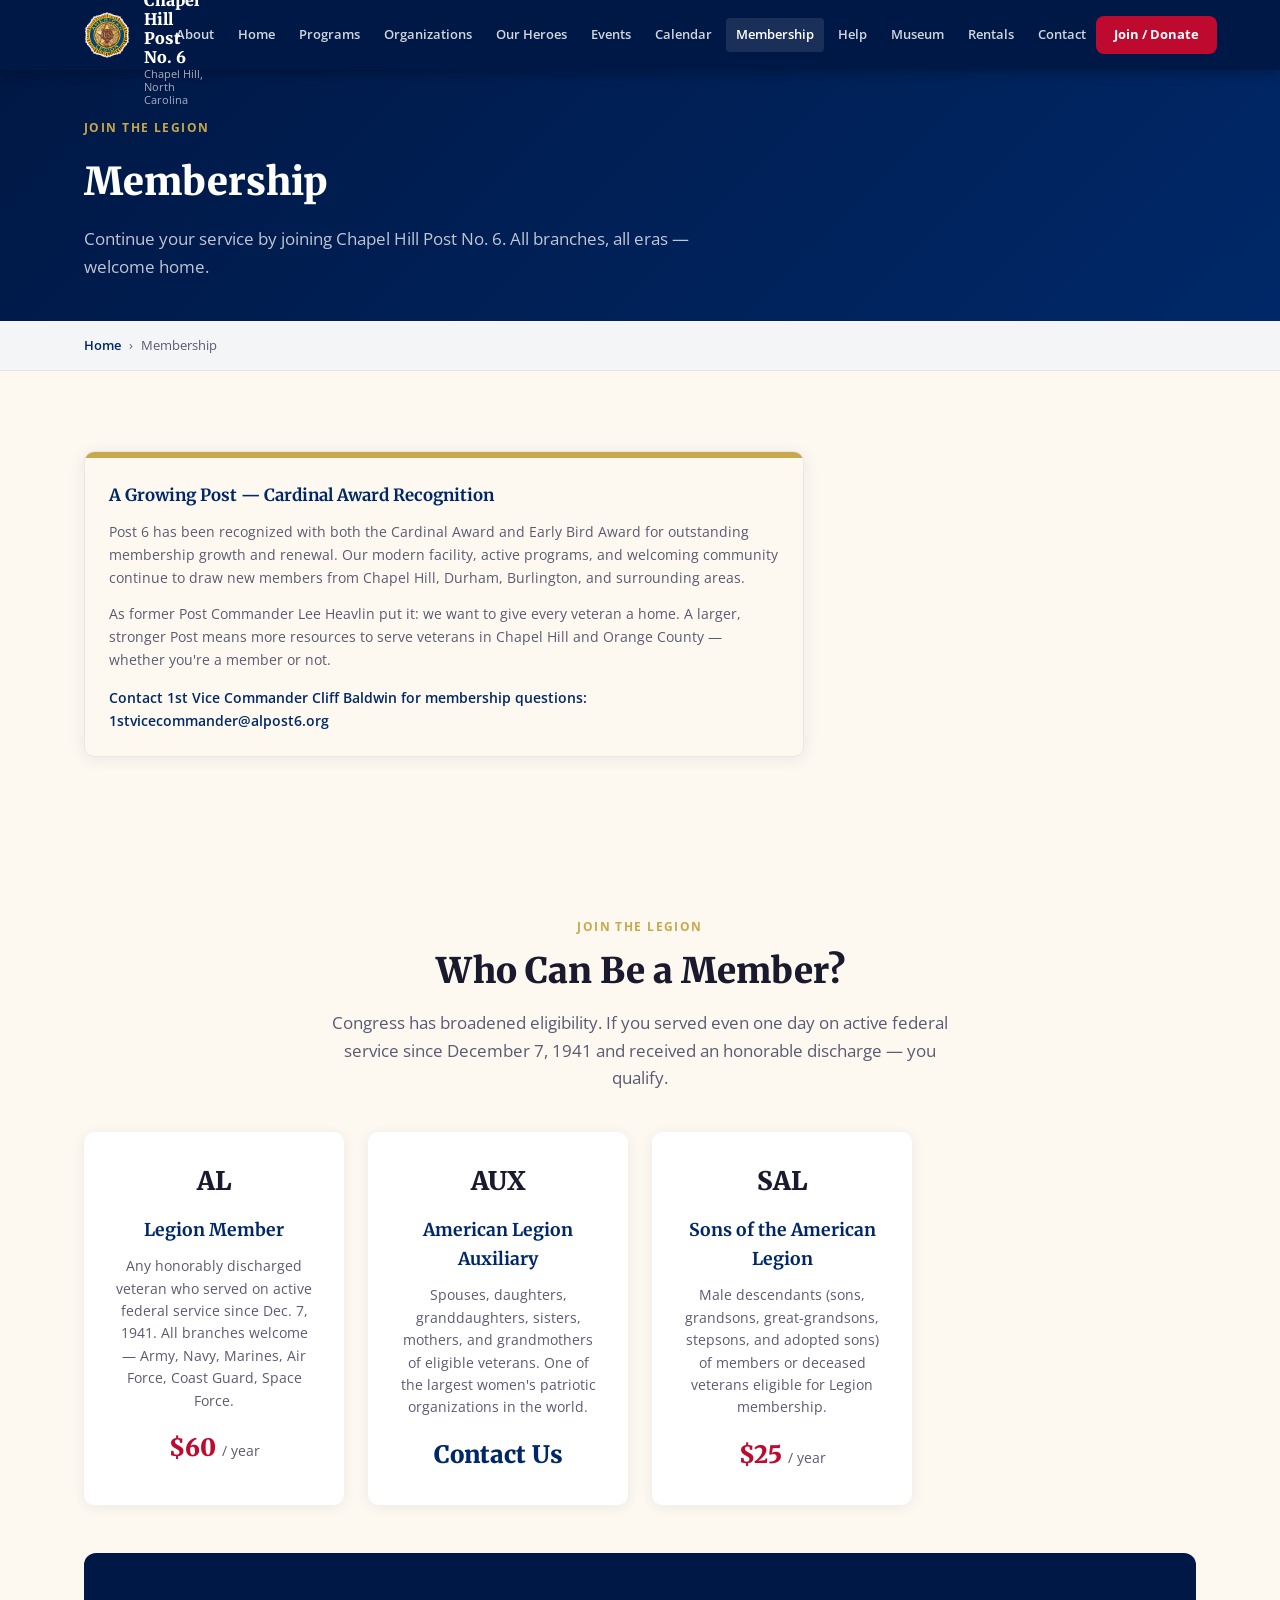
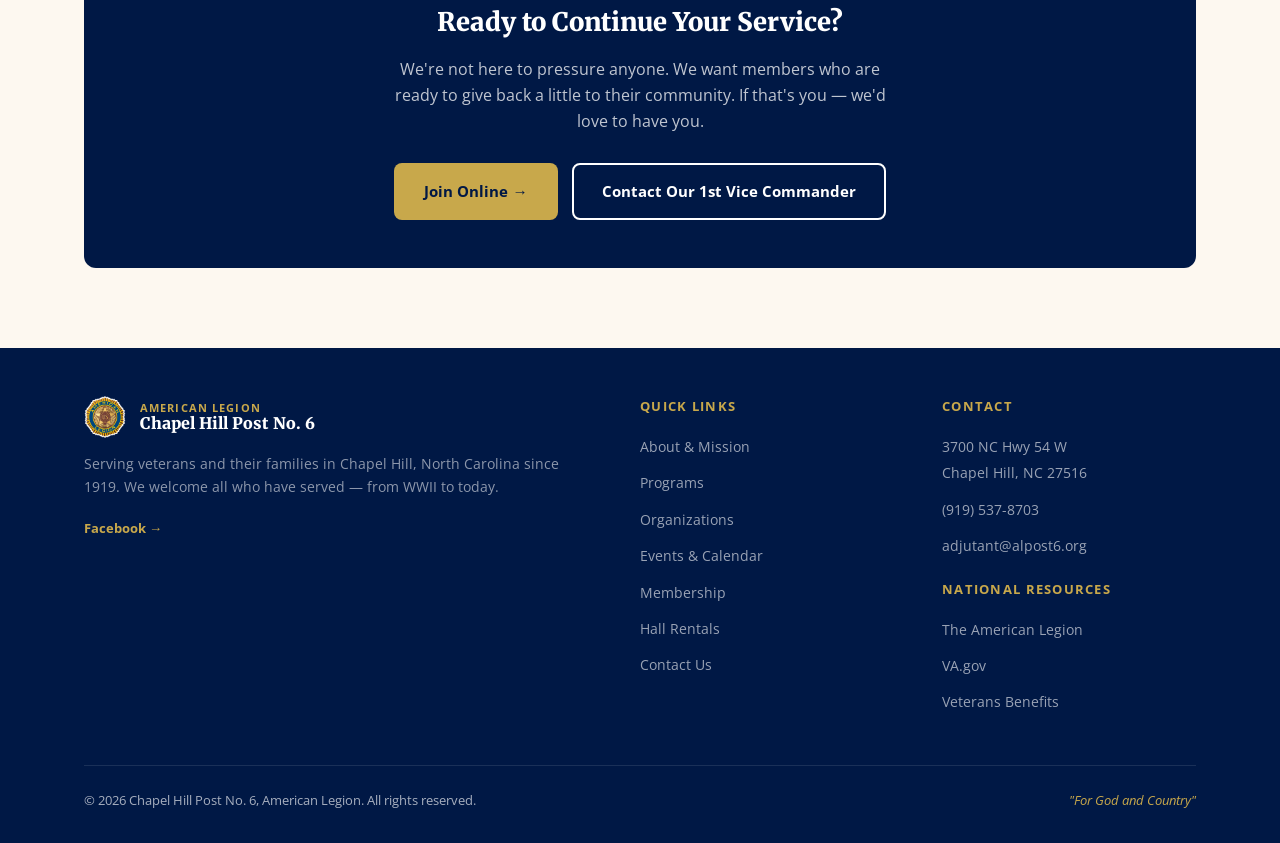
<file: membership.html>
<!DOCTYPE html>
<html lang="en">
<head>
  <meta charset="UTF-8" />
  <meta name="viewport" content="width=device-width, initial-scale=1.0" />
  <title>Membership — Chapel Hill Post No. 6, American Legion</title>
  <meta name="description" content="Join Chapel Hill Post No. 6 — eligibility, membership types, Cardinal Award recognition, and how to become a member of the American Legion." />
  <link rel="preconnect" href="https://fonts.googleapis.com" />
  <link rel="preconnect" href="https://fonts.gstatic.com" crossorigin />
  <link href="https://fonts.googleapis.com/css2?family=Merriweather:wght@400;700;900&family=Open+Sans:wght@400;500;600;700&display=swap" rel="stylesheet" />
  <link rel="stylesheet" href="css/styles.css" />
</head>
<body>

<!-- ══ HEADER ════════════════════════════════════════════════ -->
<header id="header">
  <div class="container">
    <div class="header-inner">
      <a href="index.html" class="logo">
        <img src="images/al-seal.png" alt="American Legion Emblem" class="logo-emblem" />
        <div class="logo-text">
          <div class="post">American Legion</div>
          <div class="name">Chapel Hill Post No. 6</div>
          <div class="sub">Chapel Hill, North Carolina</div>
        </div>
      </a>
      <nav>
        <a href="about.html">About</a>
        <a href="index.html">Home</a>
        <a href="programs.html">Programs</a>
        <a href="organizations.html">Organizations</a>
        <a href="heroes.html">Our Heroes</a>
        <a href="events.html">Events</a>
        <a href="https://chapelhillpost6.com/news/calendar/" target="_blank" rel="noopener noreferrer">Calendar</a>
        <a href="membership.html">Membership</a>
        <a href="resources.html">Help</a>
        <a href="museum.html">Museum</a>
        <a href="rentals.html">Rentals</a>
        <a href="contact.html">Contact</a>
      </nav>
      <div class="header-cta">
        <a href="https://mylegion.org/personifyebusiness/Membership/Join/MembershipJoinRegistration/ProductId/134075/RateCode/DMS_1YR_RATE4/sourcecode/OLJOIN045#mylegion" target="_blank" rel="noopener" class="header-donate">Join / Donate</a>
        <button class="hamburger" id="hamburger" aria-label="Menu">
          <span></span><span></span><span></span>
        </button>
      </div>
    </div>
  </div>
</header>
<div class="mobile-nav" id="mobileNav">
  <a href="about.html" class="mob-link">About</a>
  <a href="index.html" class="mob-link">Home</a>
  <a href="programs.html" class="mob-link">Programs</a>
  <a href="organizations.html" class="mob-link">Organizations</a>
  <a href="heroes.html" class="mob-link">Our Heroes</a>
  <a href="events.html" class="mob-link">Events</a>
  <a href="https://chapelhillpost6.com/news/calendar/" target="_blank" rel="noopener noreferrer" class="mob-link">Calendar</a>
  <a href="membership.html" class="mob-link">Membership</a>
  <a href="resources.html" class="mob-link">Help</a>
  <a href="museum.html" class="mob-link">Museum</a>
  <a href="rentals.html" class="mob-link">Rentals</a>
  <a href="contact.html" class="mob-link">Contact</a>
</div>

<!-- ══ PAGE HERO ═════════════════════════════════════════════ -->
<section class="page-hero">
  <div class="container">
    <div class="label">Join the Legion</div>
    <h1>Membership</h1>
    <p class="section-sub">Continue your service by joining Chapel Hill Post No. 6. All branches, all eras — welcome home.</p>
  </div>
</section>
<div class="breadcrumb">
  <div class="container">
    <div class="breadcrumb-inner">
      <a href="index.html">Home</a>
      <span class="breadcrumb-sep">&rsaquo;</span>
      <span>Membership</span>
    </div>
  </div>
</div>

<!-- ══ MEMBERSHIP GROWTH ═════════════════════════════════════ -->
<section class="section" style="background:var(--cream);">
  <div class="container">
    <div class="fade-up">
      <div class="prog-card" style="max-width:720px;">
        <div class="prog-card-top gold"></div>
        <div class="prog-card-body">
          <h3>A Growing Post — Cardinal Award Recognition</h3>
          <p>Post 6 has been recognized with both the Cardinal Award and Early Bird Award for outstanding membership growth and renewal. Our modern facility, active programs, and welcoming community continue to draw new members from Chapel Hill, Durham, Burlington, and surrounding areas.</p>
          <p style="margin-top:12px;">As former Post Commander Lee Heavlin put it: we want to give every veteran a home. A larger, stronger Post means more resources to serve veterans in Chapel Hill and Orange County — whether you're a member or not.</p>
          <div style="margin-top:16px;">
            <p style="font-size:.85rem;color:var(--navy);font-weight:600;">Contact 1st Vice Commander Cliff Baldwin for membership questions: <a href="mailto:1stvicecommander@alpost6.org" style="color:var(--navy);">1stvicecommander@alpost6.org</a></p>
          </div>
        </div>
      </div>
    </div>
  </div>
</section>

<!-- ══ ELIGIBILITY ═══════════════════════════════════════════ -->
<section id="membership" class="section">
  <div class="container">
    <div class="fade-up" style="text-align:center;margin-bottom:0;">
      <div class="label">Join the Legion</div>
      <h2 class="section-title">Who Can Be a Member?</h2>
      <p class="section-sub" style="margin:0 auto;">Congress has broadened eligibility. If you served even one day on active federal service since December 7, 1941 and received an honorable discharge — you qualify.</p>
    </div>

    <div class="membership-grid">
      <div class="mem-card fade-up">
        <div class="mem-icon" style="font-size:1.6rem;font-family:'Merriweather',serif;font-weight:900;">AL</div>
        <h3>Legion Member</h3>
        <p>Any honorably discharged veteran who served on active federal service since Dec. 7, 1941. All branches welcome — Army, Navy, Marines, Air Force, Coast Guard, Space Force.</p>
        <div class="mem-price">$60 <span>/ year</span></div>
      </div>
      <div class="mem-card fade-up">
        <div class="mem-icon" style="font-size:1.6rem;font-family:'Merriweather',serif;font-weight:900;">AUX</div>
        <h3>American Legion Auxiliary</h3>
        <p>Spouses, daughters, granddaughters, sisters, mothers, and grandmothers of eligible veterans. One of the largest women's patriotic organizations in the world.</p>
        <div class="mem-price" style="color:var(--navy);">Contact Us</div>
      </div>
      <div class="mem-card fade-up">
        <div class="mem-icon" style="font-size:1.6rem;font-family:'Merriweather',serif;font-weight:900;">SAL</div>
        <h3>Sons of the American Legion</h3>
        <p>Male descendants (sons, grandsons, great-grandsons, stepsons, and adopted sons) of members or deceased veterans eligible for Legion membership.</p>
        <div class="mem-price">$25 <span>/ year</span></div>
      </div>
    </div>

    <div class="mem-cta fade-up">
      <h3>Ready to Continue Your Service?</h3>
      <p>We're not here to pressure anyone. We want members who are ready to give back a little to their community. If that's you — we'd love to have you.</p>
      <div style="display:flex;gap:14px;flex-wrap:wrap;justify-content:center;">
        <a href="https://mylegion.org/personifyebusiness/Membership/Join/MembershipJoinRegistration/ProductId/134075/RateCode/DMS_1YR_RATE4/sourcecode/OLJOIN045#mylegion" target="_blank" rel="noopener" class="btn btn-gold">Join Online &rarr;</a>
        <a href="mailto:1stvicecommander@alpost6.org" class="btn btn-outline">Contact Our 1st Vice Commander</a>
      </div>
    </div>
  </div>
</section>

<!-- ══ FOOTER ════════════════════════════════════════════════ -->
<footer>
  <div class="container">
    <div class="footer-inner">
      <div class="footer-brand">
        <div class="logo">
          <img src="images/al-seal.png" alt="American Legion Emblem" style="width:42px;height:42px;object-fit:contain;" />
          <div class="logo-text">
            <div class="post" style="color:var(--gold)">American Legion</div>
            <div class="name">Chapel Hill Post No. 6</div>
          </div>
        </div>
        <p>Serving veterans and their families in Chapel Hill, North Carolina since 1919. We welcome all who have served — from WWII to today.</p>
        <div style="margin-top:16px;">
          <a href="https://www.facebook.com/AmericanLegionChapelHillPost6" target="_blank" rel="noopener" style="color:var(--gold);font-size:.82rem;font-weight:700;">Facebook &rarr;</a>
        </div>
      </div>
      <div class="footer-col">
        <h4>Quick Links</h4>
        <ul>
          <li><a href="about.html">About &amp; Mission</a></li>
          <li><a href="programs.html">Programs</a></li>
          <li><a href="organizations.html">Organizations</a></li>
          <li><a href="events.html">Events &amp; Calendar</a></li>
          <li><a href="membership.html">Membership</a></li>
          <li><a href="rentals.html">Hall Rentals</a></li>
          <li><a href="contact.html">Contact Us</a></li>
        </ul>
      </div>
      <div class="footer-col">
        <h4>Contact</h4>
        <ul>
          <li><a href="https://maps.google.com/?q=3700+NC+Hwy+54+W+Chapel+Hill+NC" target="_blank">3700 NC Hwy 54 W<br/>Chapel Hill, NC 27516</a></li>
          <li><a href="tel:+19195378703">(919) 537-8703</a></li>
          <li><a href="mailto:adjutant@alpost6.org">adjutant@alpost6.org</a></li>
        </ul>
        <div style="margin-top:20px;">
          <h4>National Resources</h4>
          <ul>
            <li><a href="https://www.legion.org" target="_blank" rel="noopener">The American Legion</a></li>
            <li><a href="https://www.va.gov" target="_blank" rel="noopener">VA.gov</a></li>
            <li><a href="https://www.legion.org/veteransbenefits" target="_blank" rel="noopener">Veterans Benefits</a></li>
          </ul>
        </div>
      </div>
    </div>
    <div class="footer-bottom">
      <div>&copy; 2026 Chapel Hill Post No. 6, American Legion. All rights reserved.</div>
      <div class="al-motto">"For God and Country"</div>
    </div>
  </div>
</footer>

<script src="js/main.js"></script>
</body>
</html>
</file>
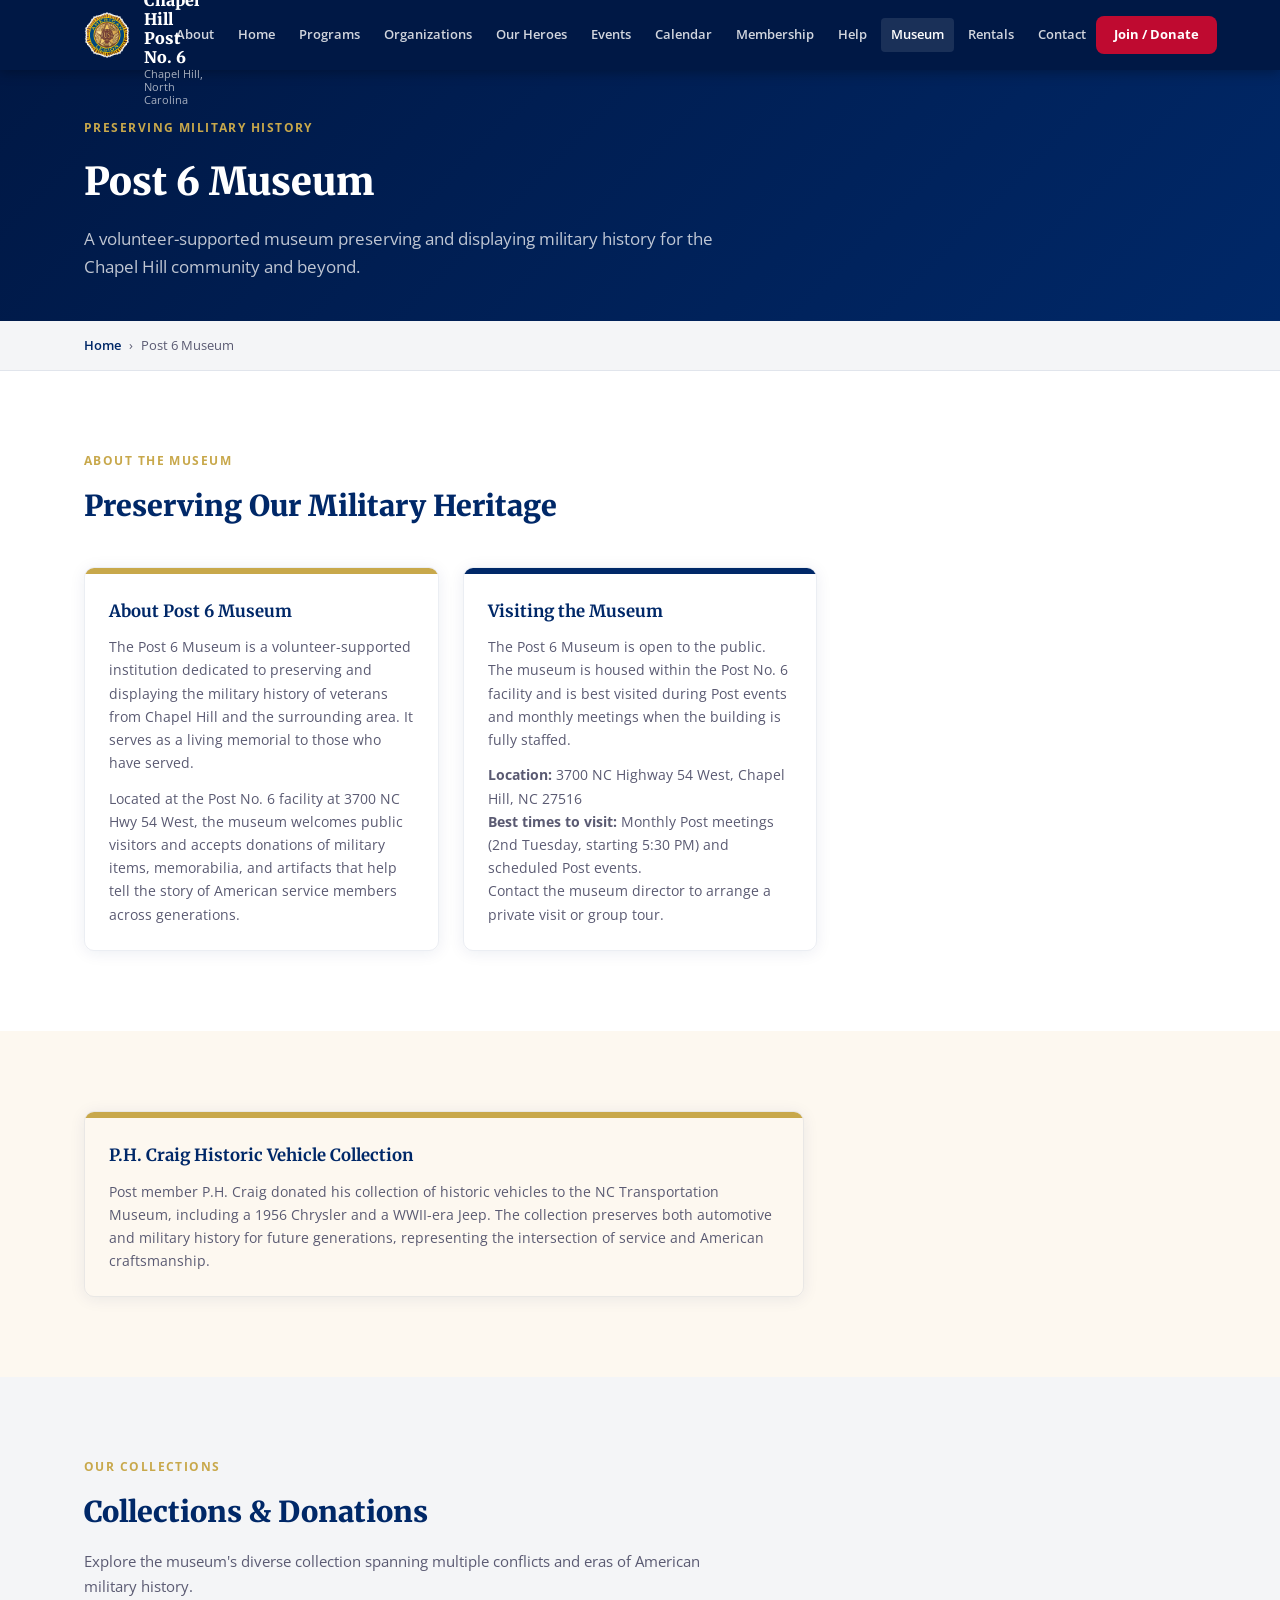
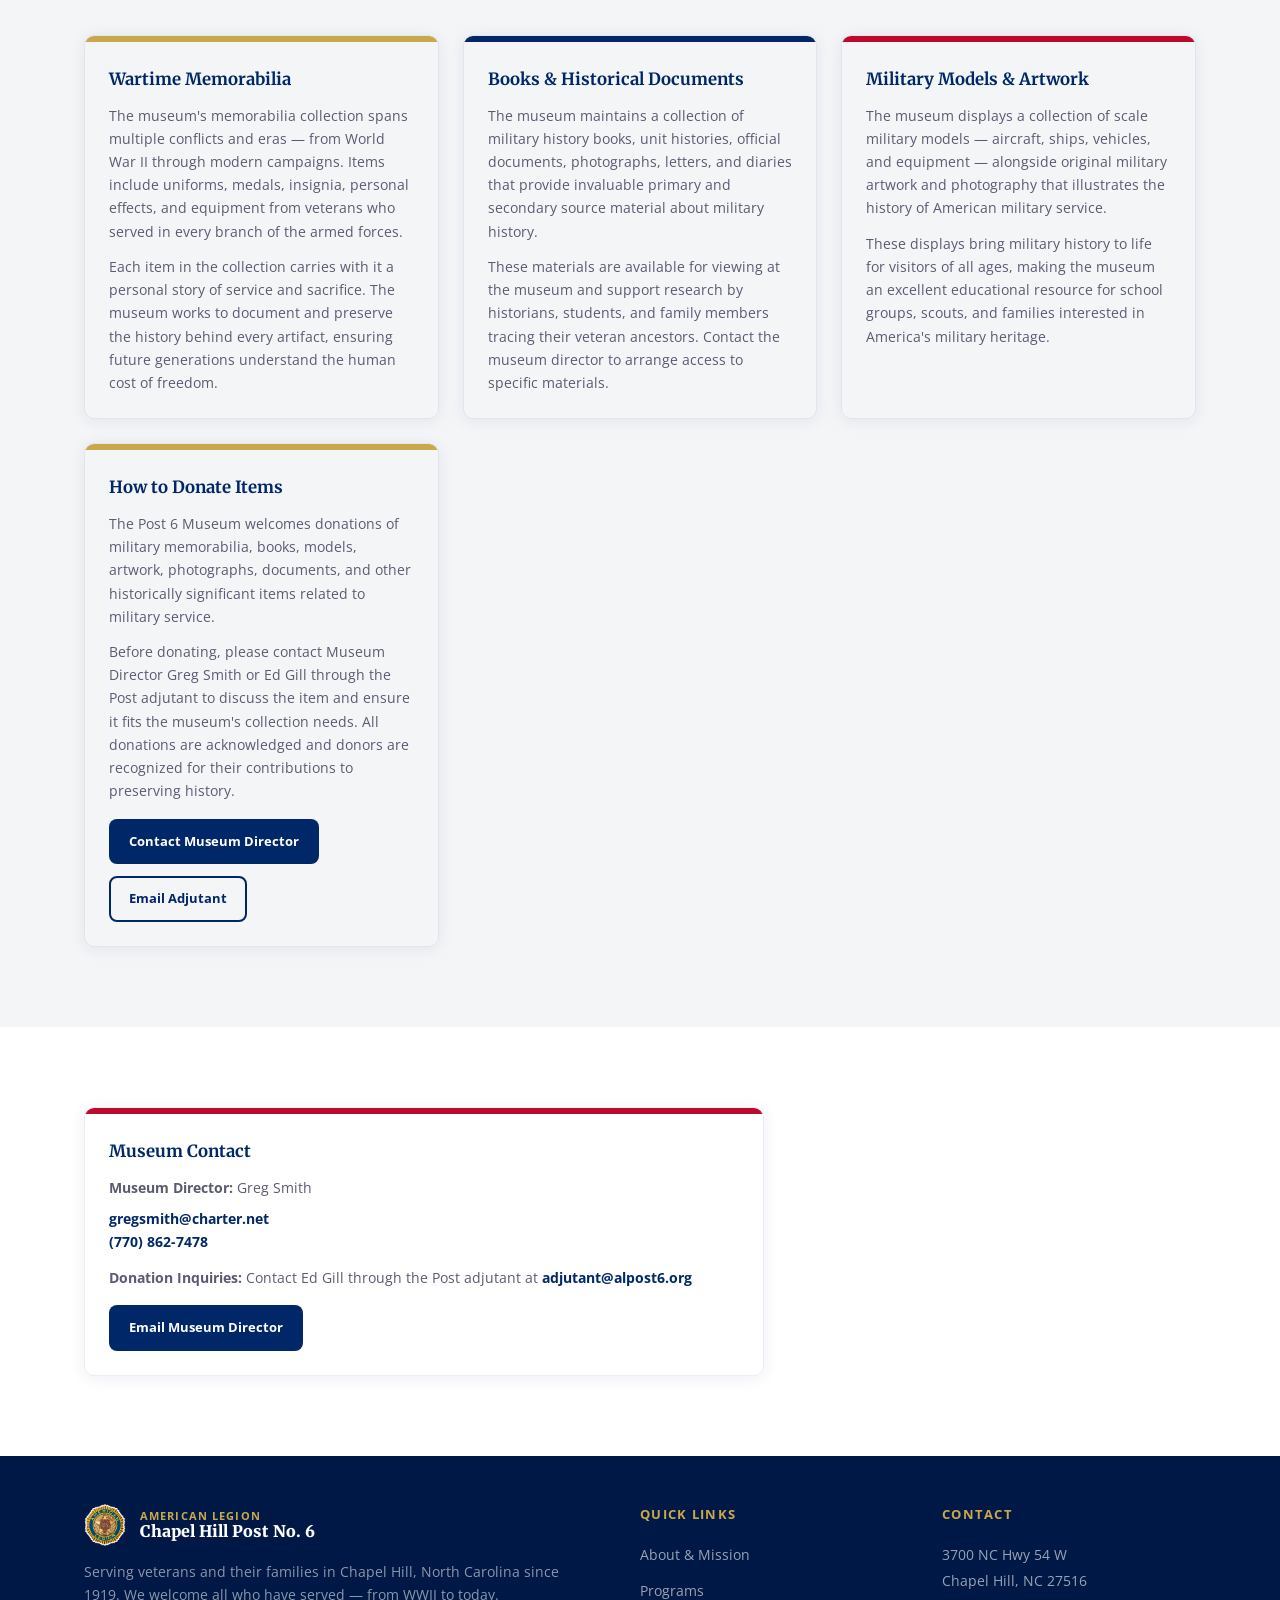
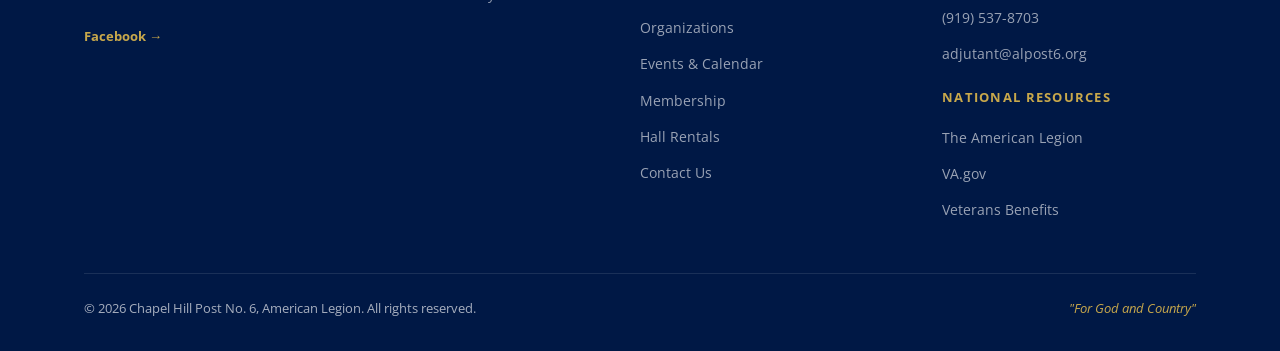
<file: museum.html>
<!DOCTYPE html>
<html lang="en">
<head>
  <meta charset="UTF-8" />
  <meta name="viewport" content="width=device-width, initial-scale=1.0" />
  <title>Post 6 Museum — Chapel Hill Post No. 6, American Legion</title>
  <meta name="description" content="Post 6 Museum — a volunteer-supported museum preserving military history for the Chapel Hill community. Visit, donate, or explore our collections." />
  <link rel="preconnect" href="https://fonts.googleapis.com" />
  <link rel="preconnect" href="https://fonts.gstatic.com" crossorigin />
  <link href="https://fonts.googleapis.com/css2?family=Merriweather:wght@400;700;900&family=Open+Sans:wght@400;500;600;700&display=swap" rel="stylesheet" />
  <link rel="stylesheet" href="css/styles.css" />
</head>
<body>

<!-- ══ HEADER ════════════════════════════════════════════════ -->
<header id="header">
  <div class="container">
    <div class="header-inner">
      <a href="index.html" class="logo">
        <img src="images/al-seal.png" alt="American Legion Emblem" class="logo-emblem" />
        <div class="logo-text">
          <div class="post">American Legion</div>
          <div class="name">Chapel Hill Post No. 6</div>
          <div class="sub">Chapel Hill, North Carolina</div>
        </div>
      </a>
      <nav>
        <a href="about.html">About</a>
        <a href="index.html">Home</a>
        <a href="programs.html">Programs</a>
        <a href="organizations.html">Organizations</a>
        <a href="heroes.html">Our Heroes</a>
        <a href="events.html">Events</a>
        <a href="https://chapelhillpost6.com/news/calendar/" target="_blank" rel="noopener noreferrer">Calendar</a>
        <a href="membership.html">Membership</a>
        <a href="resources.html">Help</a>
        <a href="museum.html">Museum</a>
        <a href="rentals.html">Rentals</a>
        <a href="contact.html">Contact</a>
      </nav>
      <div class="header-cta">
        <a href="https://mylegion.org/personifyebusiness/Membership/Join/MembershipJoinRegistration/ProductId/134075/RateCode/DMS_1YR_RATE4/sourcecode/OLJOIN045#mylegion" target="_blank" rel="noopener" class="header-donate">Join / Donate</a>
        <button class="hamburger" id="hamburger" aria-label="Menu">
          <span></span><span></span><span></span>
        </button>
      </div>
    </div>
  </div>
</header>
<div class="mobile-nav" id="mobileNav">
  <a href="about.html" class="mob-link">About</a>
  <a href="index.html" class="mob-link">Home</a>
  <a href="programs.html" class="mob-link">Programs</a>
  <a href="organizations.html" class="mob-link">Organizations</a>
  <a href="heroes.html" class="mob-link">Our Heroes</a>
  <a href="events.html" class="mob-link">Events</a>
  <a href="https://chapelhillpost6.com/news/calendar/" target="_blank" rel="noopener noreferrer" class="mob-link">Calendar</a>
  <a href="membership.html" class="mob-link">Membership</a>
  <a href="resources.html" class="mob-link">Help</a>
  <a href="museum.html" class="mob-link">Museum</a>
  <a href="rentals.html" class="mob-link">Rentals</a>
  <a href="contact.html" class="mob-link">Contact</a>
</div>

<!-- ══ PAGE HERO ═════════════════════════════════════════════ -->
<section class="page-hero">
  <div class="container">
    <div class="label">Preserving Military History</div>
    <h1>Post 6 Museum</h1>
    <p class="section-sub">A volunteer-supported museum preserving and displaying military history for the Chapel Hill community and beyond.</p>
  </div>
</section>
<div class="breadcrumb">
  <div class="container">
    <div class="breadcrumb-inner">
      <a href="index.html">Home</a>
      <span class="breadcrumb-sep">&rsaquo;</span>
      <span>Post 6 Museum</span>
    </div>
  </div>
</div>

<!-- ══ ABOUT THE MUSEUM ══════════════════════════════════════ -->
<section class="section">
  <div class="container">
    <div class="page-section-header fade-up">
      <div class="label">About the Museum</div>
      <h2>Preserving Our Military Heritage</h2>
    </div>

    <div class="content-grid-2">
      <div class="prog-card fade-up">
        <div class="prog-card-top gold"></div>
        <div class="prog-card-body">
          <h3>About Post 6 Museum</h3>
          <p>The Post 6 Museum is a volunteer-supported institution dedicated to preserving and displaying the military history of veterans from Chapel Hill and the surrounding area. It serves as a living memorial to those who have served.</p>
          <p style="margin-top:12px;">Located at the Post No. 6 facility at 3700 NC Hwy 54 West, the museum welcomes public visitors and accepts donations of military items, memorabilia, and artifacts that help tell the story of American service members across generations.</p>
        </div>
      </div>

      <div class="prog-card fade-up">
        <div class="prog-card-top navy"></div>
        <div class="prog-card-body">
          <h3>Visiting the Museum</h3>
          <p>The Post 6 Museum is open to the public. The museum is housed within the Post No. 6 facility and is best visited during Post events and monthly meetings when the building is fully staffed.</p>
          <p style="margin-top:12px;"><strong>Location:</strong> 3700 NC Highway 54 West, Chapel Hill, NC 27516<br/><strong>Best times to visit:</strong> Monthly Post meetings (2nd Tuesday, starting 5:30 PM) and scheduled Post events.<br/>Contact the museum director to arrange a private visit or group tour.</p>
        </div>
      </div>
    </div>
  </div>
</section>

<!-- ══ NOTABLE DONATIONS ═════════════════════════════════════ -->
<section class="section" style="background:var(--cream);">
  <div class="container">
    <div class="fade-up">
      <div class="prog-card" style="max-width:720px;">
        <div class="prog-card-top gold"></div>
        <div class="prog-card-body">
          <h3>P.H. Craig Historic Vehicle Collection</h3>
          <p>Post member P.H. Craig donated his collection of historic vehicles to the NC Transportation Museum, including a 1956 Chrysler and a WWII-era Jeep. The collection preserves both automotive and military history for future generations, representing the intersection of service and American craftsmanship.</p>
        </div>
      </div>
    </div>
  </div>
</section>

<!-- ══ COLLECTIONS ═══════════════════════════════════════════ -->
<section class="section" style="background:var(--gray);">
  <div class="container">
    <div class="page-section-header fade-up">
      <div class="label">Our Collections</div>
      <h2>Collections &amp; Donations</h2>
      <p>Explore the museum's diverse collection spanning multiple conflicts and eras of American military history.</p>
    </div>

    <div class="content-grid-2">
      <div class="prog-card fade-up">
        <div class="prog-card-top gold"></div>
        <div class="prog-card-body">
          <h3>Wartime Memorabilia</h3>
          <p>The museum's memorabilia collection spans multiple conflicts and eras — from World War II through modern campaigns. Items include uniforms, medals, insignia, personal effects, and equipment from veterans who served in every branch of the armed forces.</p>
          <p style="margin-top:12px;">Each item in the collection carries with it a personal story of service and sacrifice. The museum works to document and preserve the history behind every artifact, ensuring future generations understand the human cost of freedom.</p>
        </div>
      </div>

      <div class="prog-card fade-up">
        <div class="prog-card-top navy"></div>
        <div class="prog-card-body">
          <h3>Books &amp; Historical Documents</h3>
          <p>The museum maintains a collection of military history books, unit histories, official documents, photographs, letters, and diaries that provide invaluable primary and secondary source material about military history.</p>
          <p style="margin-top:12px;">These materials are available for viewing at the museum and support research by historians, students, and family members tracing their veteran ancestors. Contact the museum director to arrange access to specific materials.</p>
        </div>
      </div>

      <div class="prog-card fade-up">
        <div class="prog-card-top red"></div>
        <div class="prog-card-body">
          <h3>Military Models &amp; Artwork</h3>
          <p>The museum displays a collection of scale military models — aircraft, ships, vehicles, and equipment — alongside original military artwork and photography that illustrates the history of American military service.</p>
          <p style="margin-top:12px;">These displays bring military history to life for visitors of all ages, making the museum an excellent educational resource for school groups, scouts, and families interested in America's military heritage.</p>
        </div>
      </div>

      <div class="prog-card fade-up">
        <div class="prog-card-top gold"></div>
        <div class="prog-card-body">
          <h3>How to Donate Items</h3>
          <p>The Post 6 Museum welcomes donations of military memorabilia, books, models, artwork, photographs, documents, and other historically significant items related to military service.</p>
          <p style="margin-top:12px;">Before donating, please contact Museum Director Greg Smith or Ed Gill through the Post adjutant to discuss the item and ensure it fits the museum's collection needs. All donations are acknowledged and donors are recognized for their contributions to preserving history.</p>
          <div style="margin-top:16px;display:flex;gap:12px;flex-wrap:wrap;">
            <a href="mailto:gregsmith@charter.net" class="btn btn-navy" style="font-size:.83rem;padding:10px 18px;">Contact Museum Director</a>
            <a href="mailto:adjutant@alpost6.org" class="btn" style="font-size:.83rem;padding:10px 18px;background:var(--gray);color:var(--navy);border:2px solid var(--navy);">Email Adjutant</a>
          </div>
        </div>
      </div>
    </div>
  </div>
</section>

<!-- ══ MUSEUM CONTACT ════════════════════════════════════════ -->
<section class="section">
  <div class="container">
    <div class="fade-up">
      <div class="prog-card" style="max-width:680px;">
        <div class="prog-card-top red"></div>
        <div class="prog-card-body">
          <h3>Museum Contact</h3>
          <p><strong>Museum Director:</strong> Greg Smith</p>
          <p style="margin-top:8px;"><a href="mailto:gregsmith@charter.net" style="color:var(--navy);font-weight:700;">gregsmith@charter.net</a><br/><a href="tel:+17708627478" style="color:var(--navy);font-weight:700;">(770) 862-7478</a></p>
          <p style="margin-top:12px;"><strong>Donation Inquiries:</strong> Contact Ed Gill through the Post adjutant at <a href="mailto:adjutant@alpost6.org" style="color:var(--navy);font-weight:700;">adjutant@alpost6.org</a></p>
          <div style="margin-top:16px;">
            <a href="mailto:gregsmith@charter.net" class="btn btn-navy" style="font-size:.83rem;padding:10px 18px;">Email Museum Director</a>
          </div>
        </div>
      </div>
    </div>
  </div>
</section>

<!-- ══ FOOTER ════════════════════════════════════════════════ -->
<footer>
  <div class="container">
    <div class="footer-inner">
      <div class="footer-brand">
        <div class="logo">
          <img src="images/al-seal.png" alt="American Legion Emblem" style="width:42px;height:42px;object-fit:contain;" />
          <div class="logo-text">
            <div class="post" style="color:var(--gold)">American Legion</div>
            <div class="name">Chapel Hill Post No. 6</div>
          </div>
        </div>
        <p>Serving veterans and their families in Chapel Hill, North Carolina since 1919. We welcome all who have served — from WWII to today.</p>
        <div style="margin-top:16px;">
          <a href="https://www.facebook.com/AmericanLegionChapelHillPost6" target="_blank" rel="noopener" style="color:var(--gold);font-size:.82rem;font-weight:700;">Facebook &rarr;</a>
        </div>
      </div>
      <div class="footer-col">
        <h4>Quick Links</h4>
        <ul>
          <li><a href="about.html">About &amp; Mission</a></li>
          <li><a href="programs.html">Programs</a></li>
          <li><a href="organizations.html">Organizations</a></li>
          <li><a href="events.html">Events &amp; Calendar</a></li>
          <li><a href="membership.html">Membership</a></li>
          <li><a href="rentals.html">Hall Rentals</a></li>
          <li><a href="contact.html">Contact Us</a></li>
        </ul>
      </div>
      <div class="footer-col">
        <h4>Contact</h4>
        <ul>
          <li><a href="https://maps.google.com/?q=3700+NC+Hwy+54+W+Chapel+Hill+NC" target="_blank">3700 NC Hwy 54 W<br/>Chapel Hill, NC 27516</a></li>
          <li><a href="tel:+19195378703">(919) 537-8703</a></li>
          <li><a href="mailto:adjutant@alpost6.org">adjutant@alpost6.org</a></li>
        </ul>
        <div style="margin-top:20px;">
          <h4>National Resources</h4>
          <ul>
            <li><a href="https://www.legion.org" target="_blank" rel="noopener">The American Legion</a></li>
            <li><a href="https://www.va.gov" target="_blank" rel="noopener">VA.gov</a></li>
            <li><a href="https://www.legion.org/veteransbenefits" target="_blank" rel="noopener">Veterans Benefits</a></li>
          </ul>
        </div>
      </div>
    </div>
    <div class="footer-bottom">
      <div>&copy; 2026 Chapel Hill Post No. 6, American Legion. All rights reserved.</div>
      <div class="al-motto">"For God and Country"</div>
    </div>
  </div>
</footer>

<script src="js/main.js"></script>
</body>
</html>
</file>
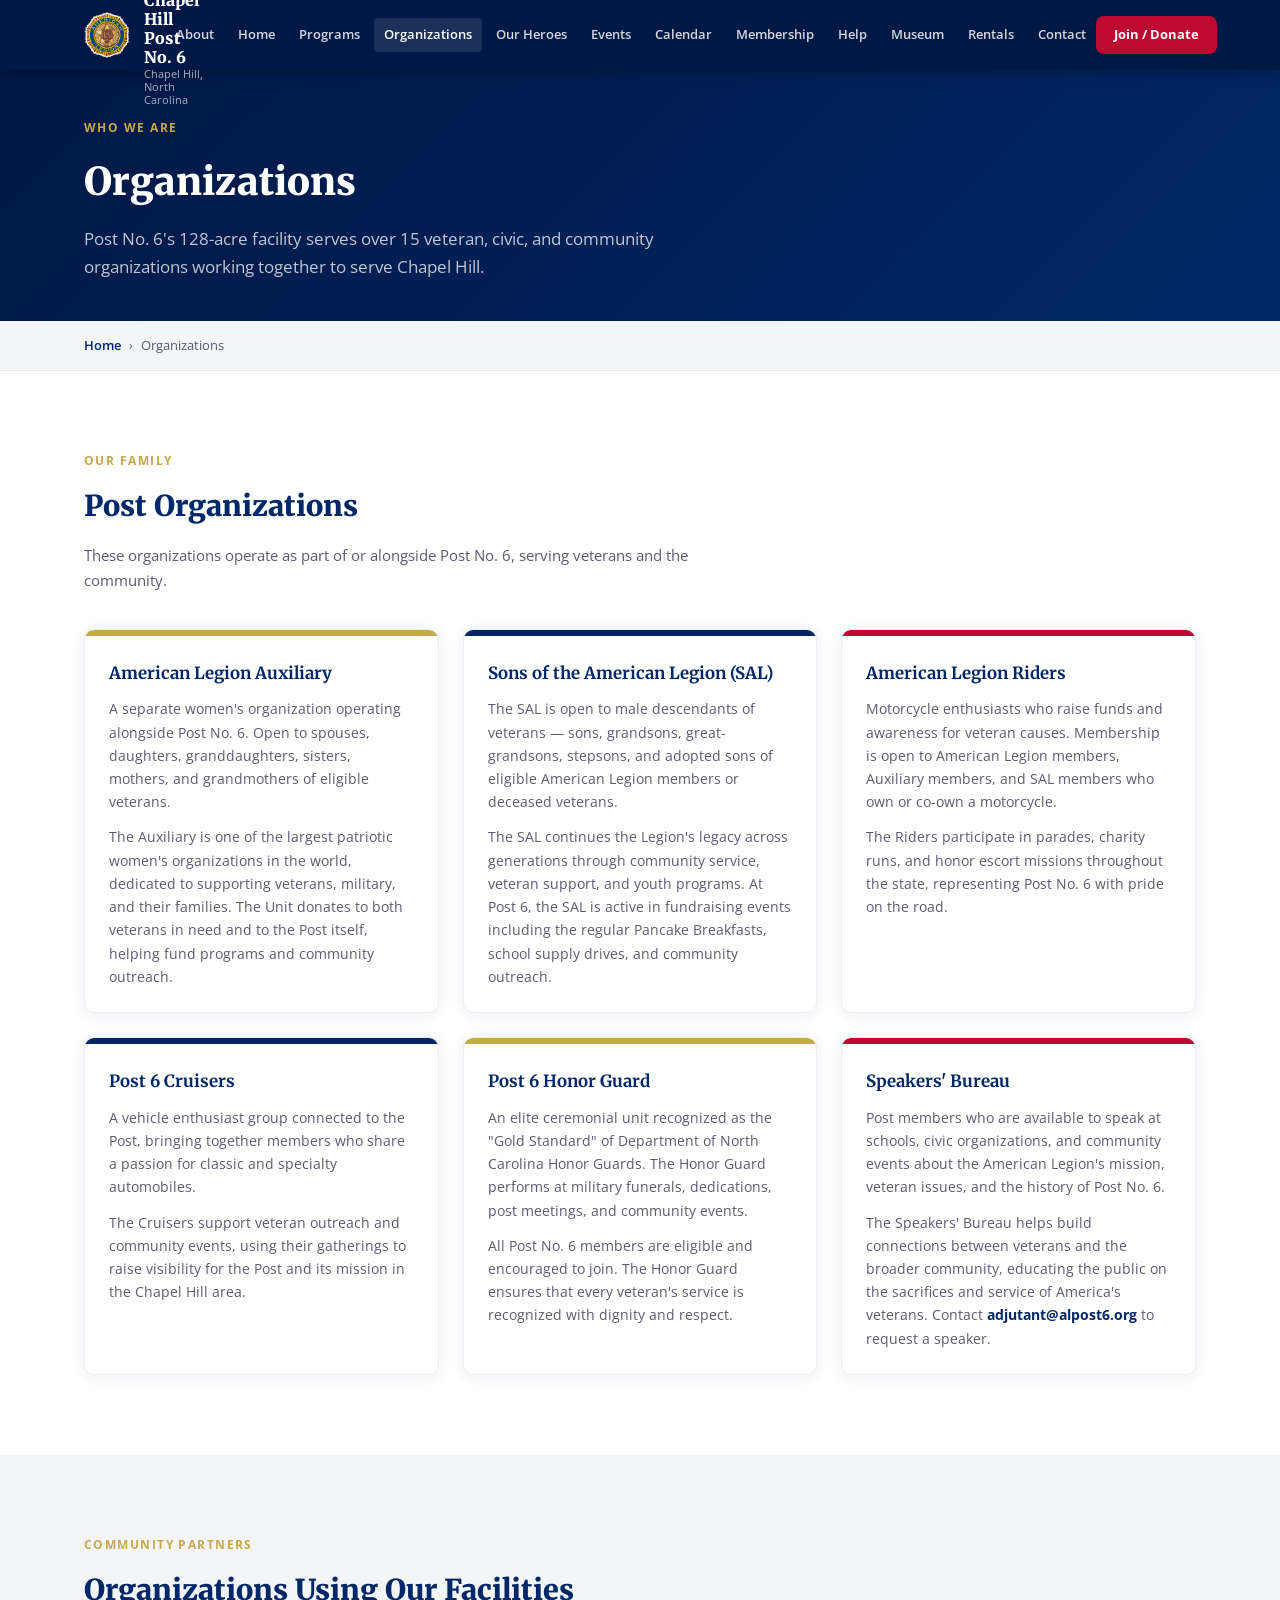
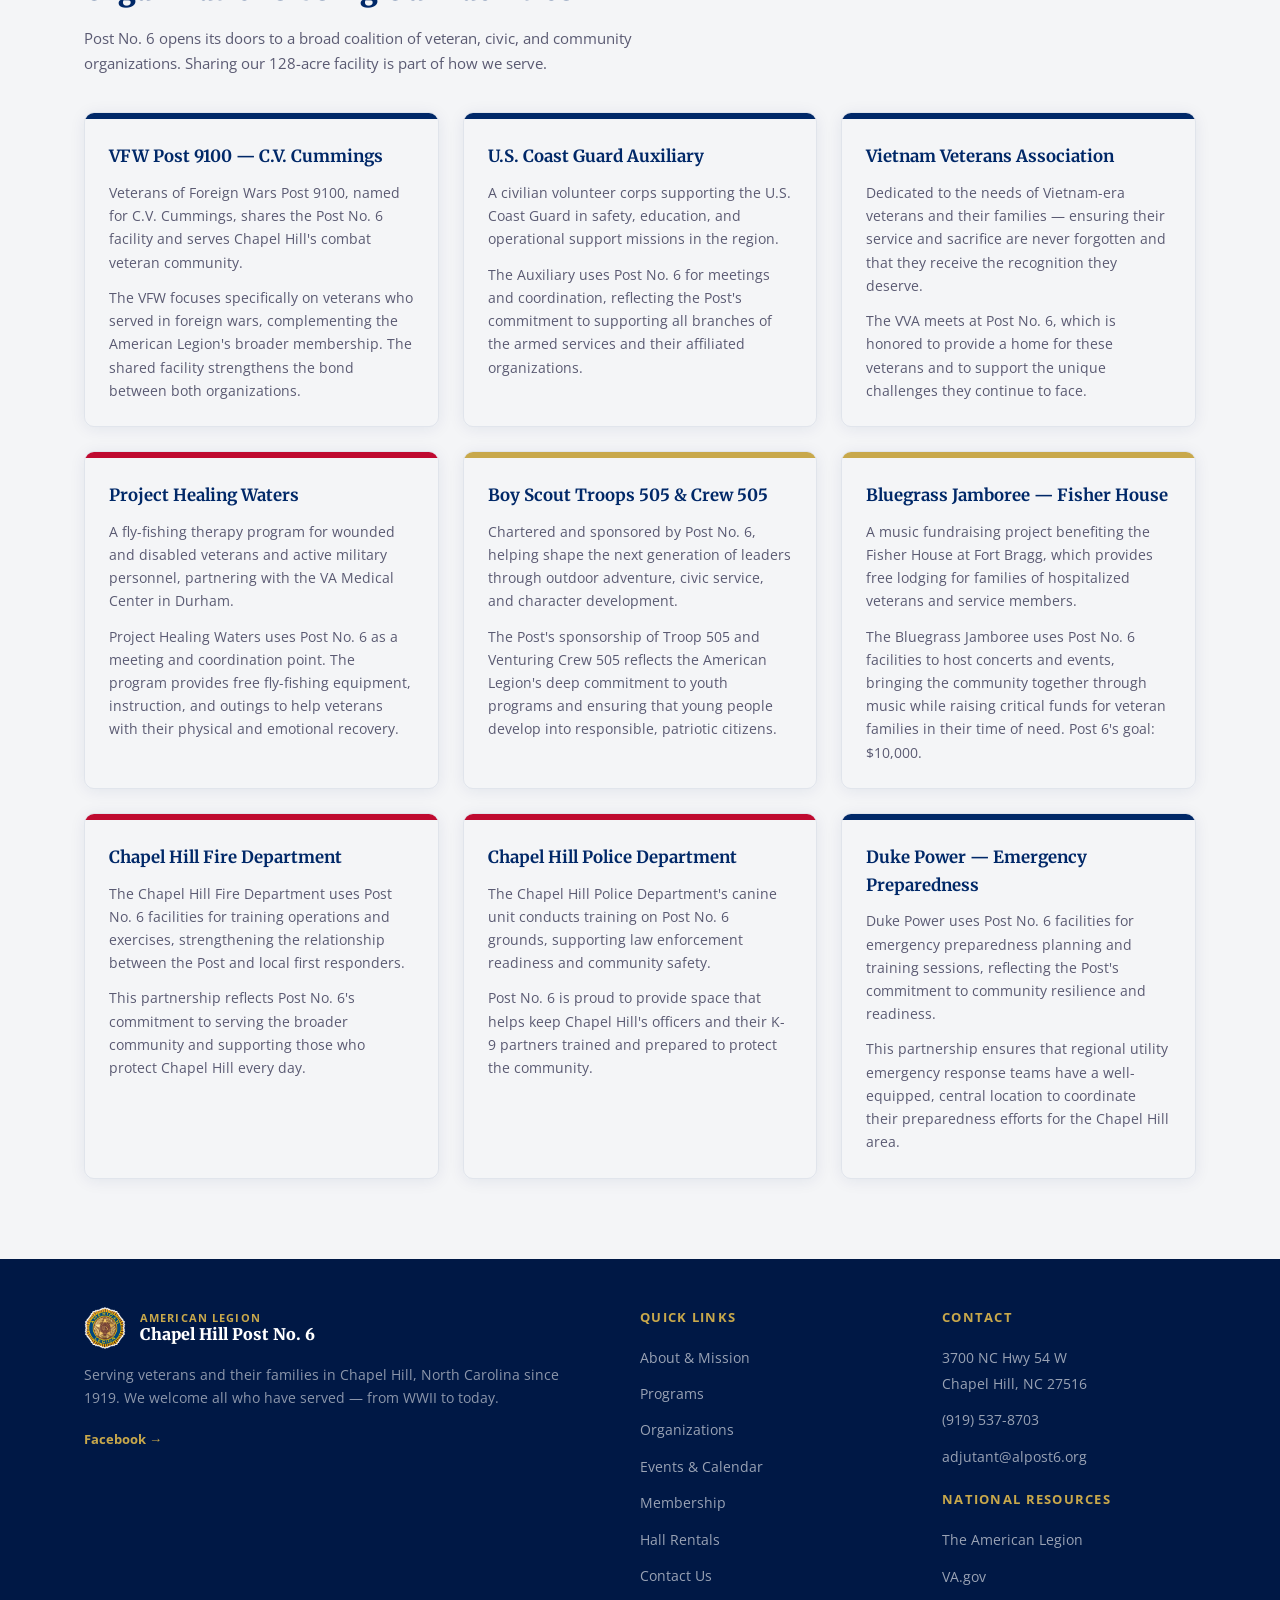
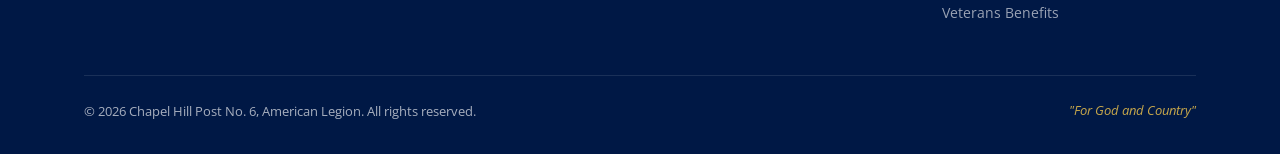
<file: organizations.html>
<!DOCTYPE html>
<html lang="en">
<head>
  <meta charset="UTF-8" />
  <meta name="viewport" content="width=device-width, initial-scale=1.0" />
  <title>Organizations — Chapel Hill Post No. 6, American Legion</title>
  <meta name="description" content="Post organizations and community groups that use Post No. 6 facilities — Auxiliary, SAL, Riders, VFW, Coast Guard Auxiliary, and more." />
  <link rel="preconnect" href="https://fonts.googleapis.com" />
  <link rel="preconnect" href="https://fonts.gstatic.com" crossorigin />
  <link href="https://fonts.googleapis.com/css2?family=Merriweather:wght@400;700;900&family=Open+Sans:wght@400;500;600;700&display=swap" rel="stylesheet" />
  <link rel="stylesheet" href="css/styles.css" />
</head>
<body>

<!-- ══ HEADER ════════════════════════════════════════════════ -->
<header id="header">
  <div class="container">
    <div class="header-inner">
      <a href="index.html" class="logo">
        <img src="images/al-seal.png" alt="American Legion Emblem" class="logo-emblem" />
        <div class="logo-text">
          <div class="post">American Legion</div>
          <div class="name">Chapel Hill Post No. 6</div>
          <div class="sub">Chapel Hill, North Carolina</div>
        </div>
      </a>
      <nav>
        <a href="about.html">About</a>
        <a href="index.html">Home</a>
        <a href="programs.html">Programs</a>
        <a href="organizations.html">Organizations</a>
        <a href="heroes.html">Our Heroes</a>
        <a href="events.html">Events</a>
        <a href="https://chapelhillpost6.com/news/calendar/" target="_blank" rel="noopener noreferrer">Calendar</a>
        <a href="membership.html">Membership</a>
        <a href="resources.html">Help</a>
        <a href="museum.html">Museum</a>
        <a href="rentals.html">Rentals</a>
        <a href="contact.html">Contact</a>
      </nav>
      <div class="header-cta">
        <a href="https://mylegion.org/personifyebusiness/Membership/Join/MembershipJoinRegistration/ProductId/134075/RateCode/DMS_1YR_RATE4/sourcecode/OLJOIN045#mylegion" target="_blank" rel="noopener" class="header-donate">Join / Donate</a>
        <button class="hamburger" id="hamburger" aria-label="Menu">
          <span></span><span></span><span></span>
        </button>
      </div>
    </div>
  </div>
</header>
<div class="mobile-nav" id="mobileNav">
  <a href="about.html" class="mob-link">About</a>
  <a href="index.html" class="mob-link">Home</a>
  <a href="programs.html" class="mob-link">Programs</a>
  <a href="organizations.html" class="mob-link">Organizations</a>
  <a href="heroes.html" class="mob-link">Our Heroes</a>
  <a href="events.html" class="mob-link">Events</a>
  <a href="https://chapelhillpost6.com/news/calendar/" target="_blank" rel="noopener noreferrer" class="mob-link">Calendar</a>
  <a href="membership.html" class="mob-link">Membership</a>
  <a href="resources.html" class="mob-link">Help</a>
  <a href="museum.html" class="mob-link">Museum</a>
  <a href="rentals.html" class="mob-link">Rentals</a>
  <a href="contact.html" class="mob-link">Contact</a>
</div>

<!-- ══ PAGE HERO ═════════════════════════════════════════════ -->
<section class="page-hero">
  <div class="container">
    <div class="label">Who We Are</div>
    <h1>Organizations</h1>
    <p class="section-sub">Post No. 6's 128-acre facility serves over 15 veteran, civic, and community organizations working together to serve Chapel Hill.</p>
  </div>
</section>
<div class="breadcrumb">
  <div class="container">
    <div class="breadcrumb-inner">
      <a href="index.html">Home</a>
      <span class="breadcrumb-sep">&rsaquo;</span>
      <span>Organizations</span>
    </div>
  </div>
</div>

<!-- ══ POST ORGANIZATIONS ════════════════════════════════════ -->
<section class="section">
  <div class="container">
    <div class="page-section-header fade-up">
      <div class="label">Our Family</div>
      <h2>Post Organizations</h2>
      <p>These organizations operate as part of or alongside Post No. 6, serving veterans and the community.</p>
    </div>

    <div class="content-grid-2">
      <div class="prog-card fade-up">
        <div class="prog-card-top gold"></div>
        <div class="prog-card-body">
          <h3>American Legion Auxiliary</h3>
          <p>A separate women's organization operating alongside Post No. 6. Open to spouses, daughters, granddaughters, sisters, mothers, and grandmothers of eligible veterans.</p>
          <p style="margin-top:12px;">The Auxiliary is one of the largest patriotic women's organizations in the world, dedicated to supporting veterans, military, and their families. The Unit donates to both veterans in need and to the Post itself, helping fund programs and community outreach.</p>
        </div>
      </div>

      <div class="prog-card fade-up">
        <div class="prog-card-top navy"></div>
        <div class="prog-card-body">
          <h3>Sons of the American Legion (SAL)</h3>
          <p>The SAL is open to male descendants of veterans — sons, grandsons, great-grandsons, stepsons, and adopted sons of eligible American Legion members or deceased veterans.</p>
          <p style="margin-top:12px;">The SAL continues the Legion's legacy across generations through community service, veteran support, and youth programs. At Post 6, the SAL is active in fundraising events including the regular Pancake Breakfasts, school supply drives, and community outreach.</p>
        </div>
      </div>

      <div class="prog-card fade-up">
        <div class="prog-card-top red"></div>
        <div class="prog-card-body">
          <h3>American Legion Riders</h3>
          <p>Motorcycle enthusiasts who raise funds and awareness for veteran causes. Membership is open to American Legion members, Auxiliary members, and SAL members who own or co-own a motorcycle.</p>
          <p style="margin-top:12px;">The Riders participate in parades, charity runs, and honor escort missions throughout the state, representing Post No. 6 with pride on the road.</p>
        </div>
      </div>

      <div class="prog-card fade-up">
        <div class="prog-card-top navy"></div>
        <div class="prog-card-body">
          <h3>Post 6 Cruisers</h3>
          <p>A vehicle enthusiast group connected to the Post, bringing together members who share a passion for classic and specialty automobiles.</p>
          <p style="margin-top:12px;">The Cruisers support veteran outreach and community events, using their gatherings to raise visibility for the Post and its mission in the Chapel Hill area.</p>
        </div>
      </div>

      <div class="prog-card fade-up">
        <div class="prog-card-top gold"></div>
        <div class="prog-card-body">
          <h3>Post 6 Honor Guard</h3>
          <p>An elite ceremonial unit recognized as the "Gold Standard" of Department of North Carolina Honor Guards. The Honor Guard performs at military funerals, dedications, post meetings, and community events.</p>
          <p style="margin-top:12px;">All Post No. 6 members are eligible and encouraged to join. The Honor Guard ensures that every veteran's service is recognized with dignity and respect.</p>
        </div>
      </div>

      <div class="prog-card fade-up">
        <div class="prog-card-top red"></div>
        <div class="prog-card-body">
          <h3>Speakers' Bureau</h3>
          <p>Post members who are available to speak at schools, civic organizations, and community events about the American Legion's mission, veteran issues, and the history of Post No. 6.</p>
          <p style="margin-top:12px;">The Speakers' Bureau helps build connections between veterans and the broader community, educating the public on the sacrifices and service of America's veterans. Contact <a href="mailto:adjutant@alpost6.org" style="color:var(--navy);font-weight:700;">adjutant@alpost6.org</a> to request a speaker.</p>
        </div>
      </div>
    </div>
  </div>
</section>

<!-- ══ ORGANIZATIONS USING OUR FACILITIES ════════════════════ -->
<section class="section" style="background:var(--gray);">
  <div class="container">
    <div class="page-section-header fade-up">
      <div class="label">Community Partners</div>
      <h2>Organizations Using Our Facilities</h2>
      <p>Post No. 6 opens its doors to a broad coalition of veteran, civic, and community organizations. Sharing our 128-acre facility is part of how we serve.</p>
    </div>

    <div class="content-grid-2">
      <div class="prog-card fade-up">
        <div class="prog-card-top navy"></div>
        <div class="prog-card-body">
          <h3>VFW Post 9100 — C.V. Cummings</h3>
          <p>Veterans of Foreign Wars Post 9100, named for C.V. Cummings, shares the Post No. 6 facility and serves Chapel Hill's combat veteran community.</p>
          <p style="margin-top:12px;">The VFW focuses specifically on veterans who served in foreign wars, complementing the American Legion's broader membership. The shared facility strengthens the bond between both organizations.</p>
        </div>
      </div>

      <div class="prog-card fade-up">
        <div class="prog-card-top navy"></div>
        <div class="prog-card-body">
          <h3>U.S. Coast Guard Auxiliary</h3>
          <p>A civilian volunteer corps supporting the U.S. Coast Guard in safety, education, and operational support missions in the region.</p>
          <p style="margin-top:12px;">The Auxiliary uses Post No. 6 for meetings and coordination, reflecting the Post's commitment to supporting all branches of the armed services and their affiliated organizations.</p>
        </div>
      </div>

      <div class="prog-card fade-up">
        <div class="prog-card-top navy"></div>
        <div class="prog-card-body">
          <h3>Vietnam Veterans Association</h3>
          <p>Dedicated to the needs of Vietnam-era veterans and their families — ensuring their service and sacrifice are never forgotten and that they receive the recognition they deserve.</p>
          <p style="margin-top:12px;">The VVA meets at Post No. 6, which is honored to provide a home for these veterans and to support the unique challenges they continue to face.</p>
        </div>
      </div>

      <div class="prog-card fade-up">
        <div class="prog-card-top red"></div>
        <div class="prog-card-body">
          <h3>Project Healing Waters</h3>
          <p>A fly-fishing therapy program for wounded and disabled veterans and active military personnel, partnering with the VA Medical Center in Durham.</p>
          <p style="margin-top:12px;">Project Healing Waters uses Post No. 6 as a meeting and coordination point. The program provides free fly-fishing equipment, instruction, and outings to help veterans with their physical and emotional recovery.</p>
        </div>
      </div>

      <div class="prog-card fade-up">
        <div class="prog-card-top gold"></div>
        <div class="prog-card-body">
          <h3>Boy Scout Troops 505 &amp; Crew 505</h3>
          <p>Chartered and sponsored by Post No. 6, helping shape the next generation of leaders through outdoor adventure, civic service, and character development.</p>
          <p style="margin-top:12px;">The Post's sponsorship of Troop 505 and Venturing Crew 505 reflects the American Legion's deep commitment to youth programs and ensuring that young people develop into responsible, patriotic citizens.</p>
        </div>
      </div>

      <div class="prog-card fade-up">
        <div class="prog-card-top gold"></div>
        <div class="prog-card-body">
          <h3>Bluegrass Jamboree — Fisher House</h3>
          <p>A music fundraising project benefiting the Fisher House at Fort Bragg, which provides free lodging for families of hospitalized veterans and service members.</p>
          <p style="margin-top:12px;">The Bluegrass Jamboree uses Post No. 6 facilities to host concerts and events, bringing the community together through music while raising critical funds for veteran families in their time of need. Post 6's goal: $10,000.</p>
        </div>
      </div>

      <div class="prog-card fade-up">
        <div class="prog-card-top red"></div>
        <div class="prog-card-body">
          <h3>Chapel Hill Fire Department</h3>
          <p>The Chapel Hill Fire Department uses Post No. 6 facilities for training operations and exercises, strengthening the relationship between the Post and local first responders.</p>
          <p style="margin-top:12px;">This partnership reflects Post No. 6's commitment to serving the broader community and supporting those who protect Chapel Hill every day.</p>
        </div>
      </div>

      <div class="prog-card fade-up">
        <div class="prog-card-top red"></div>
        <div class="prog-card-body">
          <h3>Chapel Hill Police Department</h3>
          <p>The Chapel Hill Police Department's canine unit conducts training on Post No. 6 grounds, supporting law enforcement readiness and community safety.</p>
          <p style="margin-top:12px;">Post No. 6 is proud to provide space that helps keep Chapel Hill's officers and their K-9 partners trained and prepared to protect the community.</p>
        </div>
      </div>

      <div class="prog-card fade-up">
        <div class="prog-card-top navy"></div>
        <div class="prog-card-body">
          <h3>Duke Power — Emergency Preparedness</h3>
          <p>Duke Power uses Post No. 6 facilities for emergency preparedness planning and training sessions, reflecting the Post's commitment to community resilience and readiness.</p>
          <p style="margin-top:12px;">This partnership ensures that regional utility emergency response teams have a well-equipped, central location to coordinate their preparedness efforts for the Chapel Hill area.</p>
        </div>
      </div>
    </div>
  </div>
</section>

<!-- ══ FOOTER ════════════════════════════════════════════════ -->
<footer>
  <div class="container">
    <div class="footer-inner">
      <div class="footer-brand">
        <div class="logo">
          <img src="images/al-seal.png" alt="American Legion Emblem" style="width:42px;height:42px;object-fit:contain;" />
          <div class="logo-text">
            <div class="post" style="color:var(--gold)">American Legion</div>
            <div class="name">Chapel Hill Post No. 6</div>
          </div>
        </div>
        <p>Serving veterans and their families in Chapel Hill, North Carolina since 1919. We welcome all who have served — from WWII to today.</p>
        <div style="margin-top:16px;">
          <a href="https://www.facebook.com/AmericanLegionChapelHillPost6" target="_blank" rel="noopener" style="color:var(--gold);font-size:.82rem;font-weight:700;">Facebook &rarr;</a>
        </div>
      </div>
      <div class="footer-col">
        <h4>Quick Links</h4>
        <ul>
          <li><a href="about.html">About &amp; Mission</a></li>
          <li><a href="programs.html">Programs</a></li>
          <li><a href="organizations.html">Organizations</a></li>
          <li><a href="events.html">Events &amp; Calendar</a></li>
          <li><a href="membership.html">Membership</a></li>
          <li><a href="rentals.html">Hall Rentals</a></li>
          <li><a href="contact.html">Contact Us</a></li>
        </ul>
      </div>
      <div class="footer-col">
        <h4>Contact</h4>
        <ul>
          <li><a href="https://maps.google.com/?q=3700+NC+Hwy+54+W+Chapel+Hill+NC" target="_blank">3700 NC Hwy 54 W<br/>Chapel Hill, NC 27516</a></li>
          <li><a href="tel:+19195378703">(919) 537-8703</a></li>
          <li><a href="mailto:adjutant@alpost6.org">adjutant@alpost6.org</a></li>
        </ul>
        <div style="margin-top:20px;">
          <h4>National Resources</h4>
          <ul>
            <li><a href="https://www.legion.org" target="_blank" rel="noopener">The American Legion</a></li>
            <li><a href="https://www.va.gov" target="_blank" rel="noopener">VA.gov</a></li>
            <li><a href="https://www.legion.org/veteransbenefits" target="_blank" rel="noopener">Veterans Benefits</a></li>
          </ul>
        </div>
      </div>
    </div>
    <div class="footer-bottom">
      <div>&copy; 2026 Chapel Hill Post No. 6, American Legion. All rights reserved.</div>
      <div class="al-motto">"For God and Country"</div>
    </div>
  </div>
</footer>

<script src="js/main.js"></script>
</body>
</html>
</file>
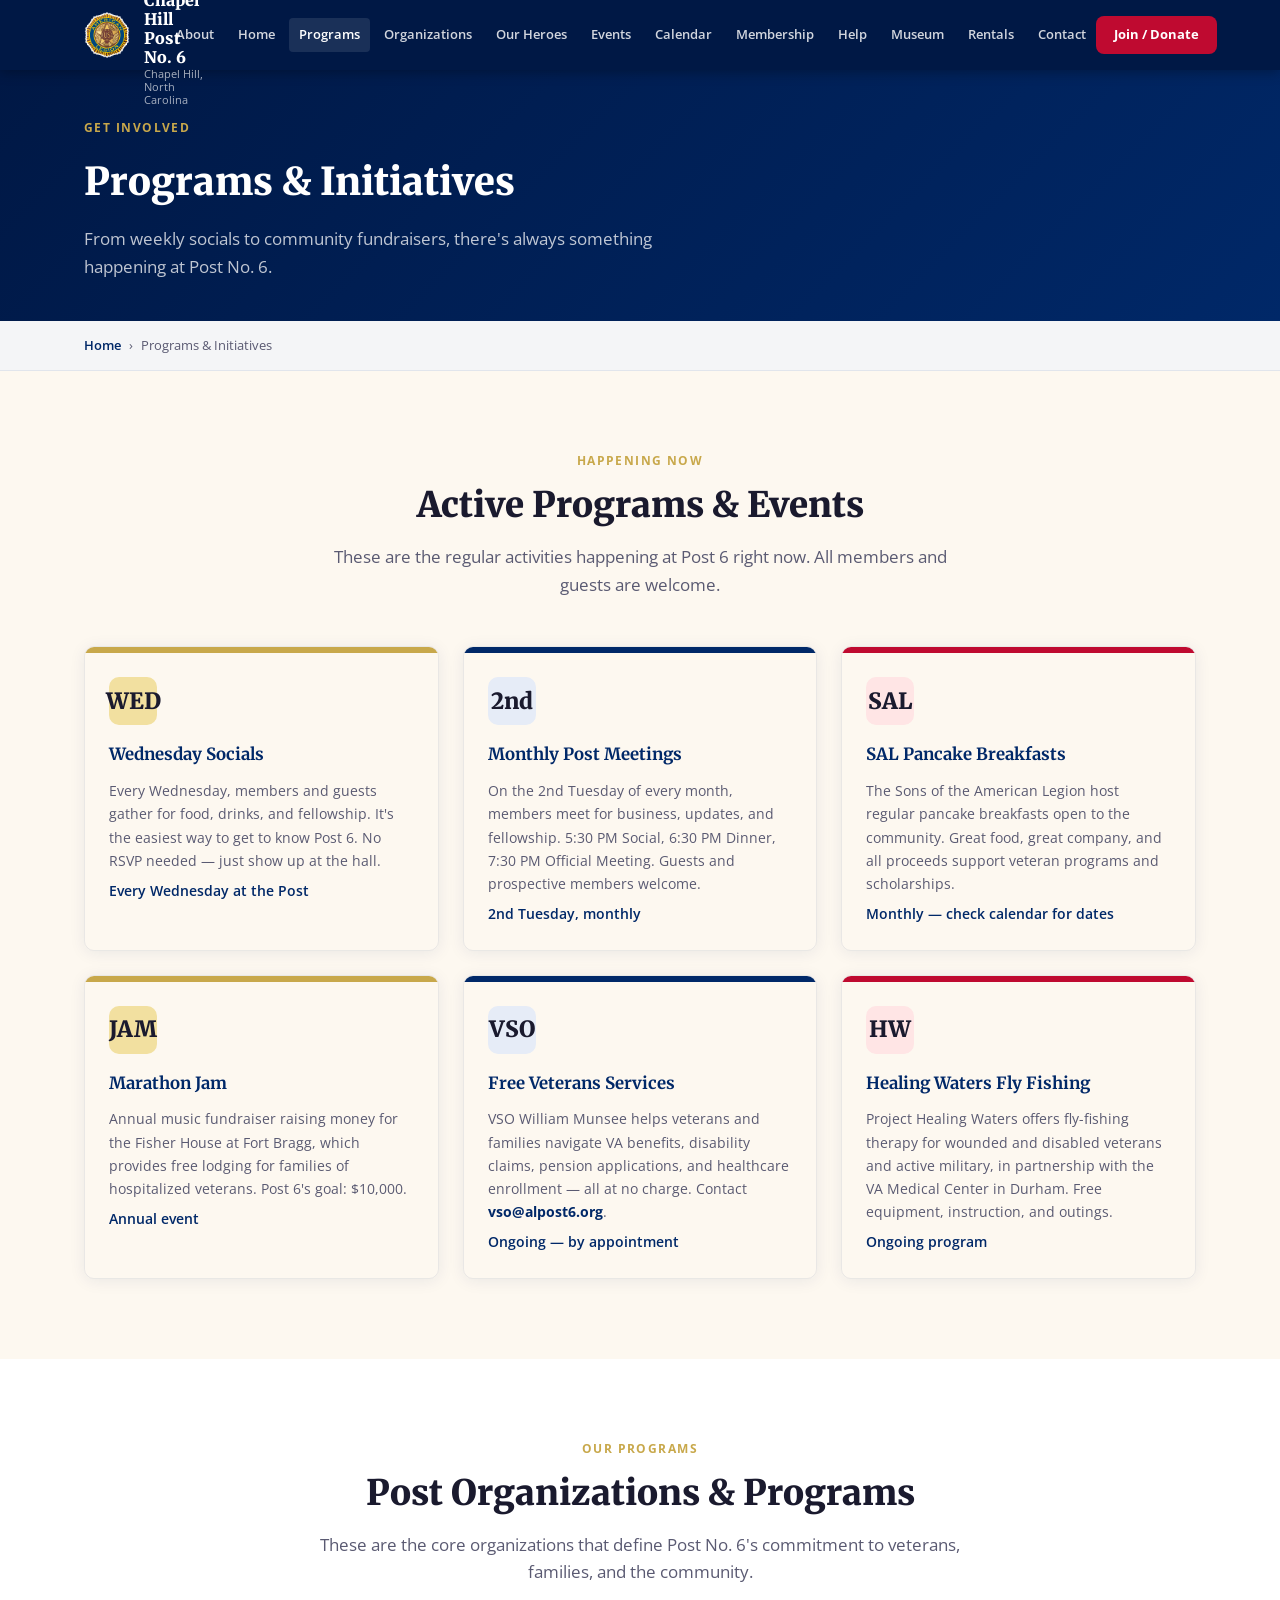
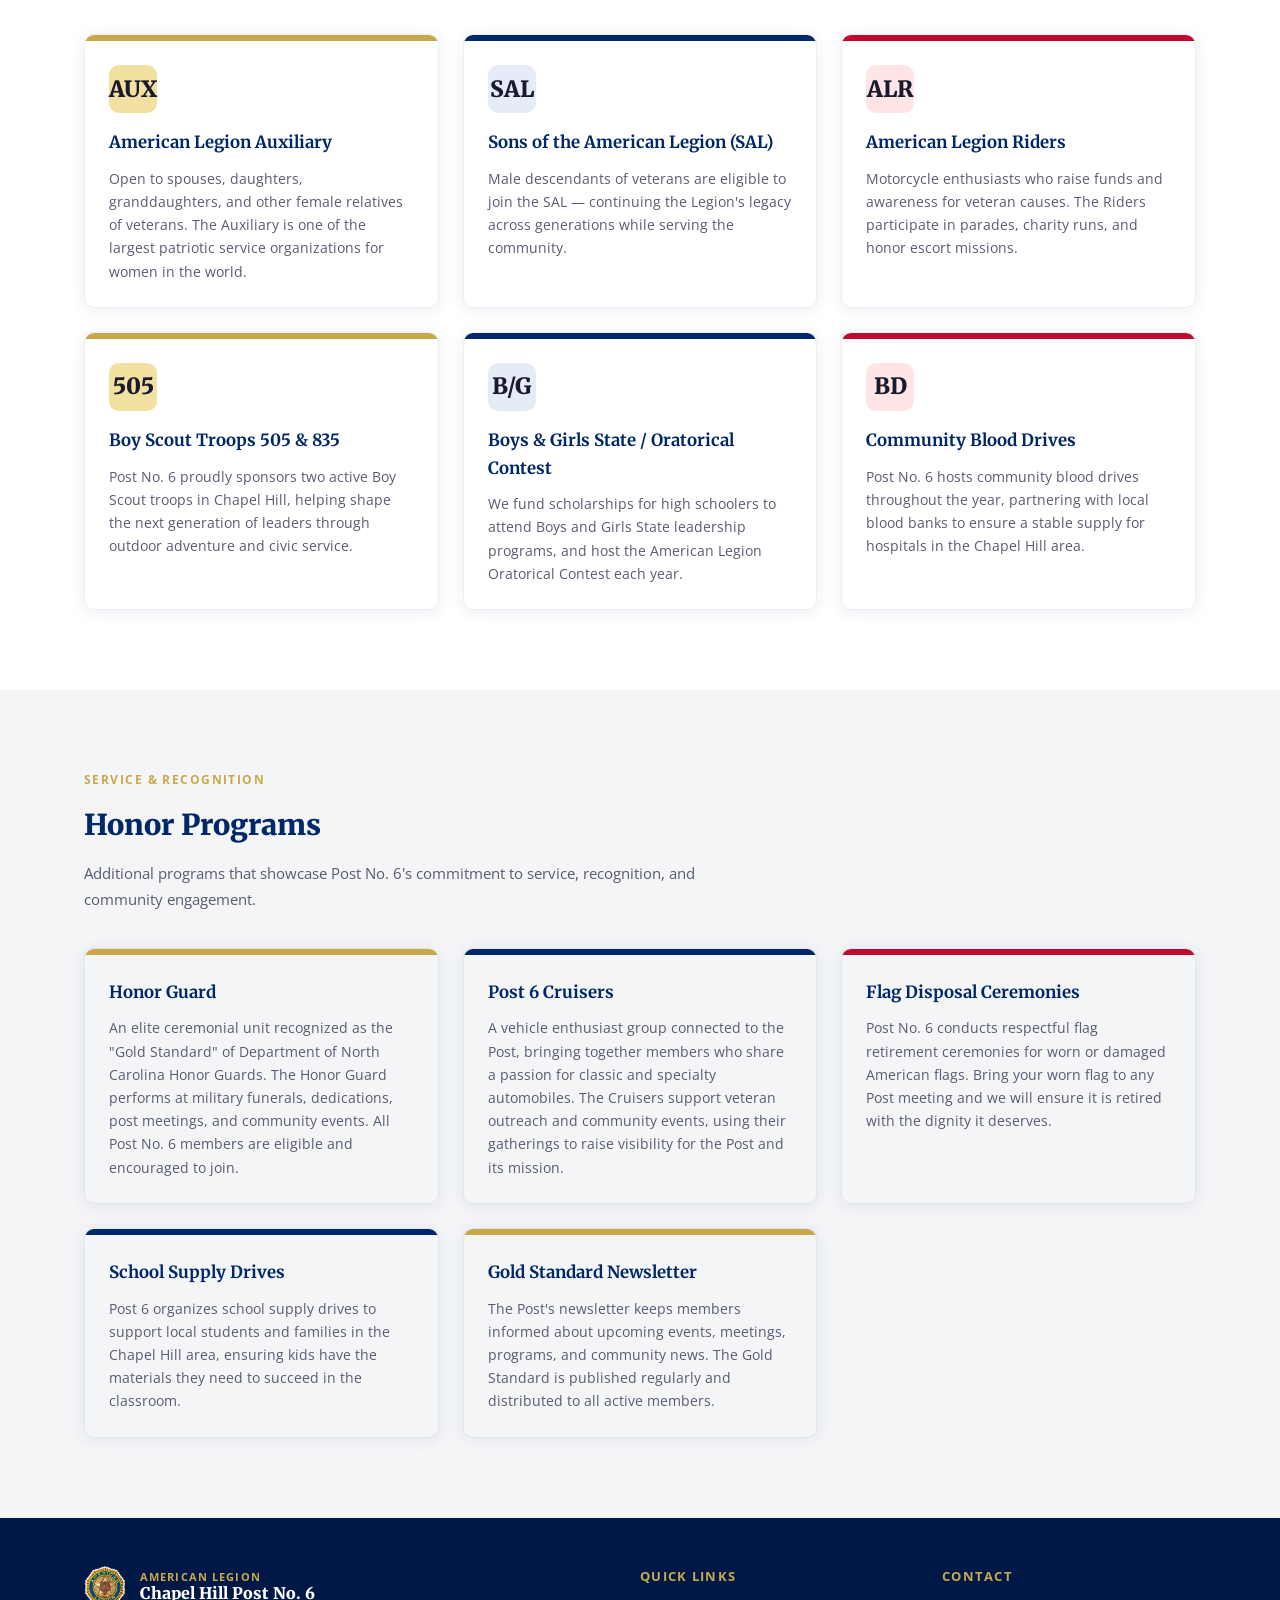
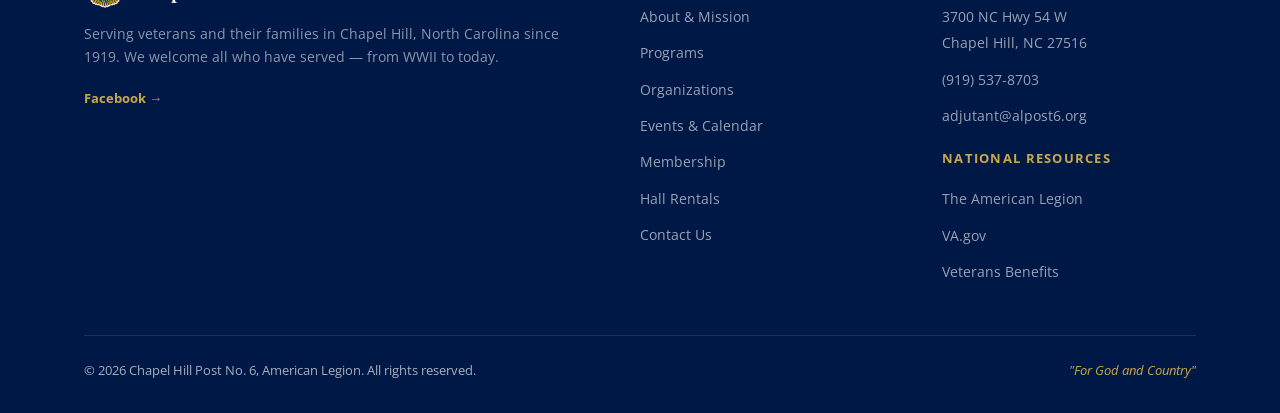
<file: programs.html>
<!DOCTYPE html>
<html lang="en">
<head>
  <meta charset="UTF-8" />
  <meta name="viewport" content="width=device-width, initial-scale=1.0" />
  <title>Programs &amp; Initiatives — Chapel Hill Post No. 6, American Legion</title>
  <meta name="description" content="Explore Post No. 6's programs including weekly socials, monthly meetings, SAL breakfasts, Auxiliary, Riders, Boy Scouts, Boys & Girls State, Healing Waters, and more." />
  <link rel="preconnect" href="https://fonts.googleapis.com" />
  <link rel="preconnect" href="https://fonts.gstatic.com" crossorigin />
  <link href="https://fonts.googleapis.com/css2?family=Merriweather:wght@400;700;900&family=Open+Sans:wght@400;500;600;700&display=swap" rel="stylesheet" />
  <link rel="stylesheet" href="css/styles.css" />
</head>
<body>

<!-- ══ HEADER ════════════════════════════════════════════════ -->
<header id="header">
  <div class="container">
    <div class="header-inner">
      <a href="index.html" class="logo">
        <img src="images/al-seal.png" alt="American Legion Emblem" class="logo-emblem" />
        <div class="logo-text">
          <div class="post">American Legion</div>
          <div class="name">Chapel Hill Post No. 6</div>
          <div class="sub">Chapel Hill, North Carolina</div>
        </div>
      </a>
      <nav>
        <a href="about.html">About</a>
        <a href="index.html">Home</a>
        <a href="programs.html">Programs</a>
        <a href="organizations.html">Organizations</a>
        <a href="heroes.html">Our Heroes</a>
        <a href="events.html">Events</a>
        <a href="https://chapelhillpost6.com/news/calendar/" target="_blank" rel="noopener noreferrer">Calendar</a>
        <a href="membership.html">Membership</a>
        <a href="resources.html">Help</a>
        <a href="museum.html">Museum</a>
        <a href="rentals.html">Rentals</a>
        <a href="contact.html">Contact</a>
      </nav>
      <div class="header-cta">
        <a href="https://mylegion.org/personifyebusiness/Membership/Join/MembershipJoinRegistration/ProductId/134075/RateCode/DMS_1YR_RATE4/sourcecode/OLJOIN045#mylegion" target="_blank" rel="noopener" class="header-donate">Join / Donate</a>
        <button class="hamburger" id="hamburger" aria-label="Menu">
          <span></span><span></span><span></span>
        </button>
      </div>
    </div>
  </div>
</header>
<div class="mobile-nav" id="mobileNav">
  <a href="about.html" class="mob-link">About</a>
  <a href="index.html" class="mob-link">Home</a>
  <a href="programs.html" class="mob-link">Programs</a>
  <a href="organizations.html" class="mob-link">Organizations</a>
  <a href="heroes.html" class="mob-link">Our Heroes</a>
  <a href="events.html" class="mob-link">Events</a>
  <a href="https://chapelhillpost6.com/news/calendar/" target="_blank" rel="noopener noreferrer" class="mob-link">Calendar</a>
  <a href="membership.html" class="mob-link">Membership</a>
  <a href="resources.html" class="mob-link">Help</a>
  <a href="museum.html" class="mob-link">Museum</a>
  <a href="rentals.html" class="mob-link">Rentals</a>
  <a href="contact.html" class="mob-link">Contact</a>
</div>

<!-- ══ PAGE HERO ═════════════════════════════════════════════ -->
<section class="page-hero">
  <div class="container">
    <div class="label">Get Involved</div>
    <h1>Programs &amp; Initiatives</h1>
    <p class="section-sub">From weekly socials to community fundraisers, there's always something happening at Post No. 6.</p>
  </div>
</section>
<div class="breadcrumb">
  <div class="container">
    <div class="breadcrumb-inner">
      <a href="index.html">Home</a>
      <span class="breadcrumb-sep">&rsaquo;</span>
      <span>Programs &amp; Initiatives</span>
    </div>
  </div>
</div>

<!-- ══ ACTIVE NOW — RECURRING ACTIVITIES ═════════════════════ -->
<section class="section" style="background:var(--cream);">
  <div class="container">
    <div class="programs-header fade-up">
      <div class="label">Happening Now</div>
      <h2 class="section-title">Active Programs &amp; Events</h2>
      <p class="section-sub">These are the regular activities happening at Post 6 right now. All members and guests are welcome.</p>
    </div>

    <div class="programs-grid">
      <div class="prog-card fade-up">
        <div class="prog-card-top gold"></div>
        <div class="prog-card-body">
          <div class="prog-icon gold-bg" style="font-size:1.4rem;font-family:'Merriweather',serif;font-weight:900;">WED</div>
          <h3>Wednesday Socials</h3>
          <p>Every Wednesday, members and guests gather for food, drinks, and fellowship. It's the easiest way to get to know Post 6. No RSVP needed — just show up at the hall.</p>
          <p style="margin-top:8px;font-weight:600;color:var(--navy);font-size:.85rem;">Every Wednesday at the Post</p>
        </div>
      </div>

      <div class="prog-card fade-up">
        <div class="prog-card-top navy"></div>
        <div class="prog-card-body">
          <div class="prog-icon navy-bg" style="font-size:1.4rem;font-family:'Merriweather',serif;font-weight:900;">2nd</div>
          <h3>Monthly Post Meetings</h3>
          <p>On the 2nd Tuesday of every month, members meet for business, updates, and fellowship. 5:30 PM Social, 6:30 PM Dinner, 7:30 PM Official Meeting. Guests and prospective members welcome.</p>
          <p style="margin-top:8px;font-weight:600;color:var(--navy);font-size:.85rem;">2nd Tuesday, monthly</p>
        </div>
      </div>

      <div class="prog-card fade-up">
        <div class="prog-card-top red"></div>
        <div class="prog-card-body">
          <div class="prog-icon red-bg" style="font-size:1.4rem;font-family:'Merriweather',serif;font-weight:900;">SAL</div>
          <h3>SAL Pancake Breakfasts</h3>
          <p>The Sons of the American Legion host regular pancake breakfasts open to the community. Great food, great company, and all proceeds support veteran programs and scholarships.</p>
          <p style="margin-top:8px;font-weight:600;color:var(--navy);font-size:.85rem;">Monthly — check calendar for dates</p>
        </div>
      </div>

      <div class="prog-card fade-up">
        <div class="prog-card-top gold"></div>
        <div class="prog-card-body">
          <div class="prog-icon gold-bg" style="font-size:1.4rem;font-family:'Merriweather',serif;font-weight:900;">JAM</div>
          <h3>Marathon Jam</h3>
          <p>Annual music fundraiser raising money for the Fisher House at Fort Bragg, which provides free lodging for families of hospitalized veterans. Post 6's goal: $10,000.</p>
          <p style="margin-top:8px;font-weight:600;color:var(--navy);font-size:.85rem;">Annual event</p>
        </div>
      </div>

      <div class="prog-card fade-up">
        <div class="prog-card-top navy"></div>
        <div class="prog-card-body">
          <div class="prog-icon navy-bg" style="font-size:1.4rem;font-family:'Merriweather',serif;font-weight:900;">VSO</div>
          <h3>Free Veterans Services</h3>
          <p>VSO William Munsee helps veterans and families navigate VA benefits, disability claims, pension applications, and healthcare enrollment — all at no charge. Contact <a href="mailto:vso@alpost6.org" style="color:var(--navy);font-weight:700;">vso@alpost6.org</a>.</p>
          <p style="margin-top:8px;font-weight:600;color:var(--navy);font-size:.85rem;">Ongoing — by appointment</p>
        </div>
      </div>

      <div class="prog-card fade-up">
        <div class="prog-card-top red"></div>
        <div class="prog-card-body">
          <div class="prog-icon red-bg" style="font-size:1.4rem;font-family:'Merriweather',serif;font-weight:900;">HW</div>
          <h3>Healing Waters Fly Fishing</h3>
          <p>Project Healing Waters offers fly-fishing therapy for wounded and disabled veterans and active military, in partnership with the VA Medical Center in Durham. Free equipment, instruction, and outings.</p>
          <p style="margin-top:8px;font-weight:600;color:var(--navy);font-size:.85rem;">Ongoing program</p>
        </div>
      </div>
    </div>
  </div>
</section>

<!-- ══ MAIN PROGRAMS ═════════════════════════════════════════ -->
<section id="programs" class="section">
  <div class="container">
    <div class="programs-header fade-up">
      <div class="label">Our Programs</div>
      <h2 class="section-title">Post Organizations &amp; Programs</h2>
      <p class="section-sub">These are the core organizations that define Post No. 6's commitment to veterans, families, and the community.</p>
    </div>

    <div class="programs-grid">
      <div class="prog-card fade-up">
        <div class="prog-card-top gold"></div>
        <div class="prog-card-body">
          <div class="prog-icon gold-bg" style="font-size:1.4rem;font-family:'Merriweather',serif;font-weight:900;">AUX</div>
          <h3>American Legion Auxiliary</h3>
          <p>Open to spouses, daughters, granddaughters, and other female relatives of veterans. The Auxiliary is one of the largest patriotic service organizations for women in the world.</p>
        </div>
      </div>

      <div class="prog-card fade-up">
        <div class="prog-card-top navy"></div>
        <div class="prog-card-body">
          <div class="prog-icon navy-bg" style="font-size:1.4rem;font-family:'Merriweather',serif;font-weight:900;">SAL</div>
          <h3>Sons of the American Legion (SAL)</h3>
          <p>Male descendants of veterans are eligible to join the SAL — continuing the Legion's legacy across generations while serving the community.</p>
        </div>
      </div>

      <div class="prog-card fade-up">
        <div class="prog-card-top red"></div>
        <div class="prog-card-body">
          <div class="prog-icon red-bg" style="font-size:1.4rem;font-family:'Merriweather',serif;font-weight:900;">ALR</div>
          <h3>American Legion Riders</h3>
          <p>Motorcycle enthusiasts who raise funds and awareness for veteran causes. The Riders participate in parades, charity runs, and honor escort missions.</p>
        </div>
      </div>

      <div class="prog-card fade-up">
        <div class="prog-card-top gold"></div>
        <div class="prog-card-body">
          <div class="prog-icon gold-bg" style="font-size:1.4rem;font-family:'Merriweather',serif;font-weight:900;">505</div>
          <h3>Boy Scout Troops 505 &amp; 835</h3>
          <p>Post No. 6 proudly sponsors two active Boy Scout troops in Chapel Hill, helping shape the next generation of leaders through outdoor adventure and civic service.</p>
        </div>
      </div>

      <div class="prog-card fade-up">
        <div class="prog-card-top navy"></div>
        <div class="prog-card-body">
          <div class="prog-icon navy-bg" style="font-size:1.4rem;font-family:'Merriweather',serif;font-weight:900;">B/G</div>
          <h3>Boys &amp; Girls State / Oratorical Contest</h3>
          <p>We fund scholarships for high schoolers to attend Boys and Girls State leadership programs, and host the American Legion Oratorical Contest each year.</p>
        </div>
      </div>

      <div class="prog-card fade-up">
        <div class="prog-card-top red"></div>
        <div class="prog-card-body">
          <div class="prog-icon red-bg" style="font-size:1.4rem;font-family:'Merriweather',serif;font-weight:900;">BD</div>
          <h3>Community Blood Drives</h3>
          <p>Post No. 6 hosts community blood drives throughout the year, partnering with local blood banks to ensure a stable supply for hospitals in the Chapel Hill area.</p>
        </div>
      </div>
    </div>
  </div>
</section>

<!-- ══ HONOR PROGRAMS ════════════════════════════════════════ -->
<section class="section" style="background:var(--gray);">
  <div class="container">
    <div class="page-section-header fade-up">
      <div class="label">Service &amp; Recognition</div>
      <h2>Honor Programs</h2>
      <p>Additional programs that showcase Post No. 6's commitment to service, recognition, and community engagement.</p>
    </div>

    <div class="content-grid fade-up">
      <div class="prog-card">
        <div class="prog-card-top gold"></div>
        <div class="prog-card-body">
          <h3>Honor Guard</h3>
          <p>An elite ceremonial unit recognized as the "Gold Standard" of Department of North Carolina Honor Guards. The Honor Guard performs at military funerals, dedications, post meetings, and community events. All Post No. 6 members are eligible and encouraged to join.</p>
        </div>
      </div>

      <div class="prog-card">
        <div class="prog-card-top navy"></div>
        <div class="prog-card-body">
          <h3>Post 6 Cruisers</h3>
          <p>A vehicle enthusiast group connected to the Post, bringing together members who share a passion for classic and specialty automobiles. The Cruisers support veteran outreach and community events, using their gatherings to raise visibility for the Post and its mission.</p>
        </div>
      </div>

      <div class="prog-card">
        <div class="prog-card-top red"></div>
        <div class="prog-card-body">
          <h3>Flag Disposal Ceremonies</h3>
          <p>Post No. 6 conducts respectful flag retirement ceremonies for worn or damaged American flags. Bring your worn flag to any Post meeting and we will ensure it is retired with the dignity it deserves.</p>
        </div>
      </div>

      <div class="prog-card">
        <div class="prog-card-top navy"></div>
        <div class="prog-card-body">
          <h3>School Supply Drives</h3>
          <p>Post 6 organizes school supply drives to support local students and families in the Chapel Hill area, ensuring kids have the materials they need to succeed in the classroom.</p>
        </div>
      </div>

      <div class="prog-card">
        <div class="prog-card-top gold"></div>
        <div class="prog-card-body">
          <h3>Gold Standard Newsletter</h3>
          <p>The Post's newsletter keeps members informed about upcoming events, meetings, programs, and community news. The Gold Standard is published regularly and distributed to all active members.</p>
        </div>
      </div>
    </div>
  </div>
</section>

<!-- ══ FOOTER ════════════════════════════════════════════════ -->
<footer>
  <div class="container">
    <div class="footer-inner">
      <div class="footer-brand">
        <div class="logo">
          <img src="images/al-seal.png" alt="American Legion Emblem" style="width:42px;height:42px;object-fit:contain;" />
          <div class="logo-text">
            <div class="post" style="color:var(--gold)">American Legion</div>
            <div class="name">Chapel Hill Post No. 6</div>
          </div>
        </div>
        <p>Serving veterans and their families in Chapel Hill, North Carolina since 1919. We welcome all who have served — from WWII to today.</p>
        <div style="margin-top:16px;">
          <a href="https://www.facebook.com/AmericanLegionChapelHillPost6" target="_blank" rel="noopener" style="color:var(--gold);font-size:.82rem;font-weight:700;">Facebook &rarr;</a>
        </div>
      </div>
      <div class="footer-col">
        <h4>Quick Links</h4>
        <ul>
          <li><a href="about.html">About &amp; Mission</a></li>
          <li><a href="programs.html">Programs</a></li>
          <li><a href="organizations.html">Organizations</a></li>
          <li><a href="events.html">Events &amp; Calendar</a></li>
          <li><a href="membership.html">Membership</a></li>
          <li><a href="rentals.html">Hall Rentals</a></li>
          <li><a href="contact.html">Contact Us</a></li>
        </ul>
      </div>
      <div class="footer-col">
        <h4>Contact</h4>
        <ul>
          <li><a href="https://maps.google.com/?q=3700+NC+Hwy+54+W+Chapel+Hill+NC" target="_blank">3700 NC Hwy 54 W<br/>Chapel Hill, NC 27516</a></li>
          <li><a href="tel:+19195378703">(919) 537-8703</a></li>
          <li><a href="mailto:adjutant@alpost6.org">adjutant@alpost6.org</a></li>
        </ul>
        <div style="margin-top:20px;">
          <h4>National Resources</h4>
          <ul>
            <li><a href="https://www.legion.org" target="_blank" rel="noopener">The American Legion</a></li>
            <li><a href="https://www.va.gov" target="_blank" rel="noopener">VA.gov</a></li>
            <li><a href="https://www.legion.org/veteransbenefits" target="_blank" rel="noopener">Veterans Benefits</a></li>
          </ul>
        </div>
      </div>
    </div>
    <div class="footer-bottom">
      <div>&copy; 2026 Chapel Hill Post No. 6, American Legion. All rights reserved.</div>
      <div class="al-motto">"For God and Country"</div>
    </div>
  </div>
</footer>

<script src="js/main.js"></script>
</body>
</html>
</file>
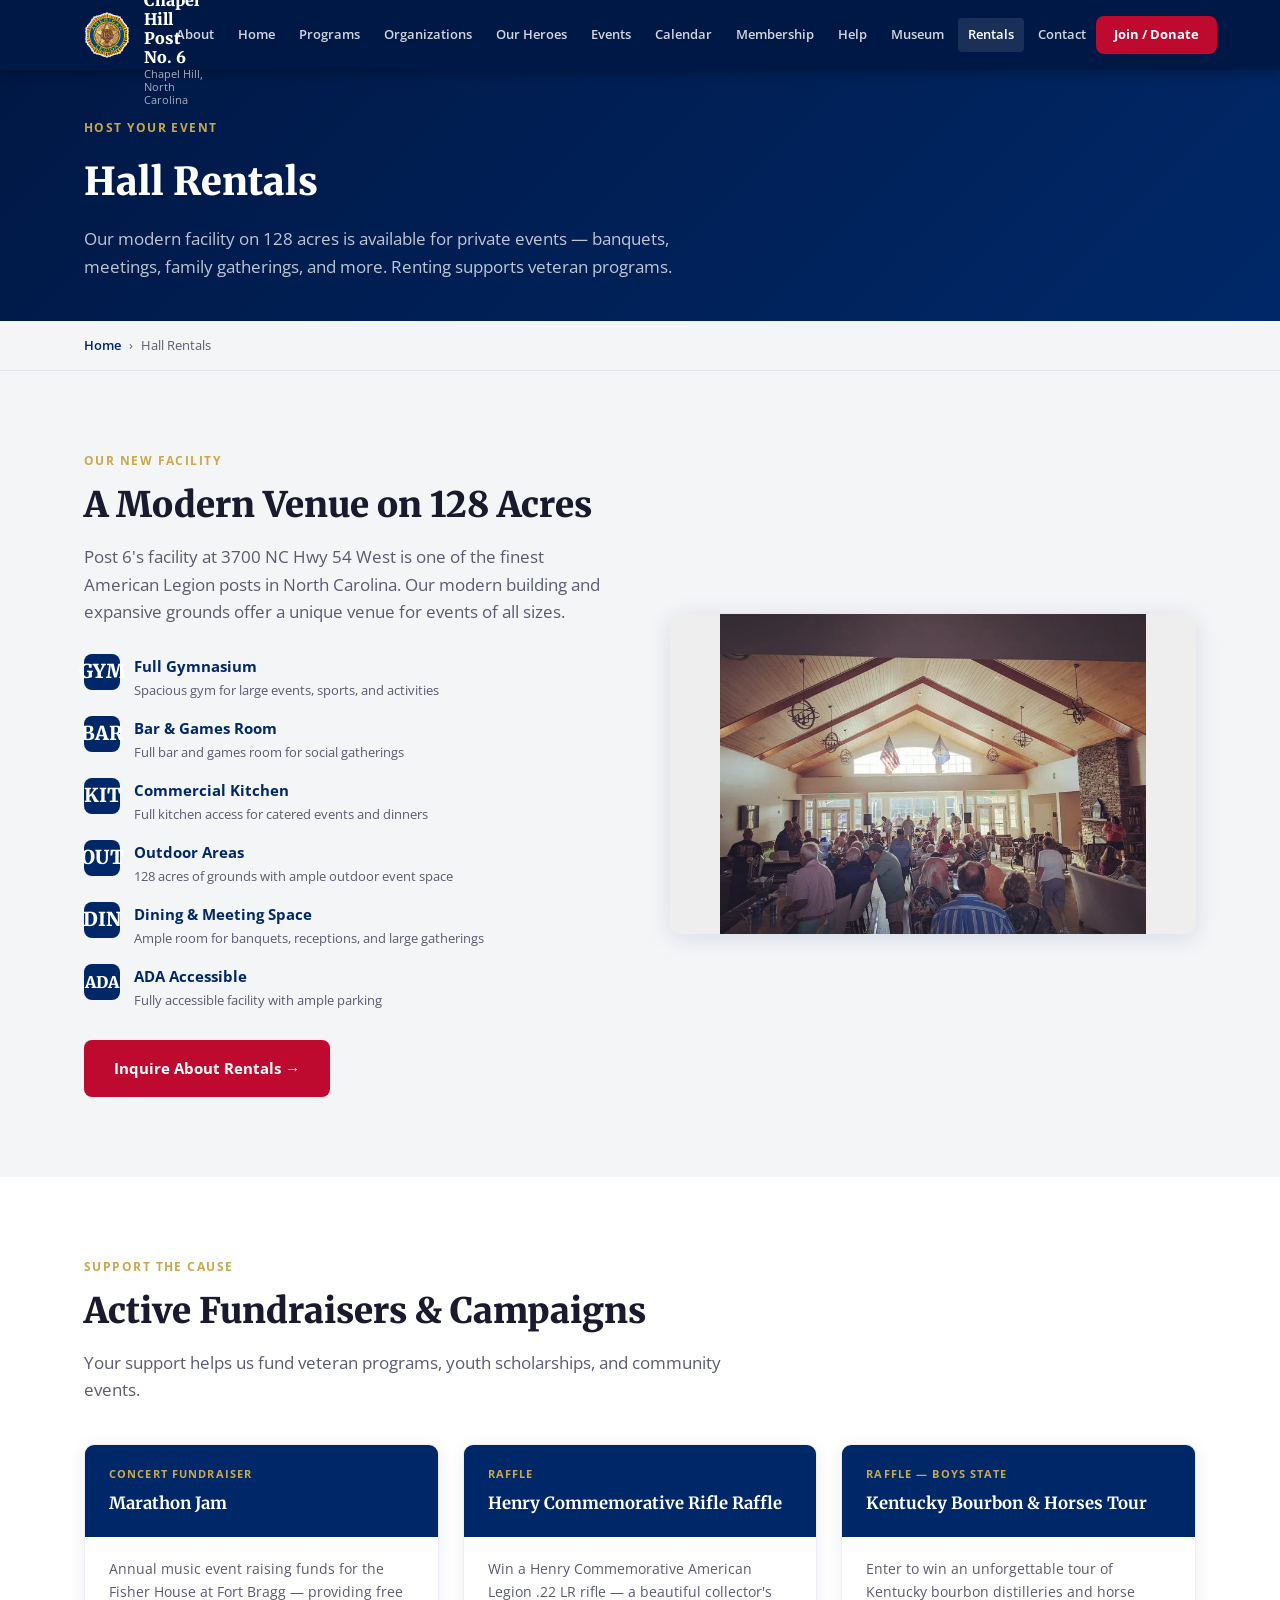
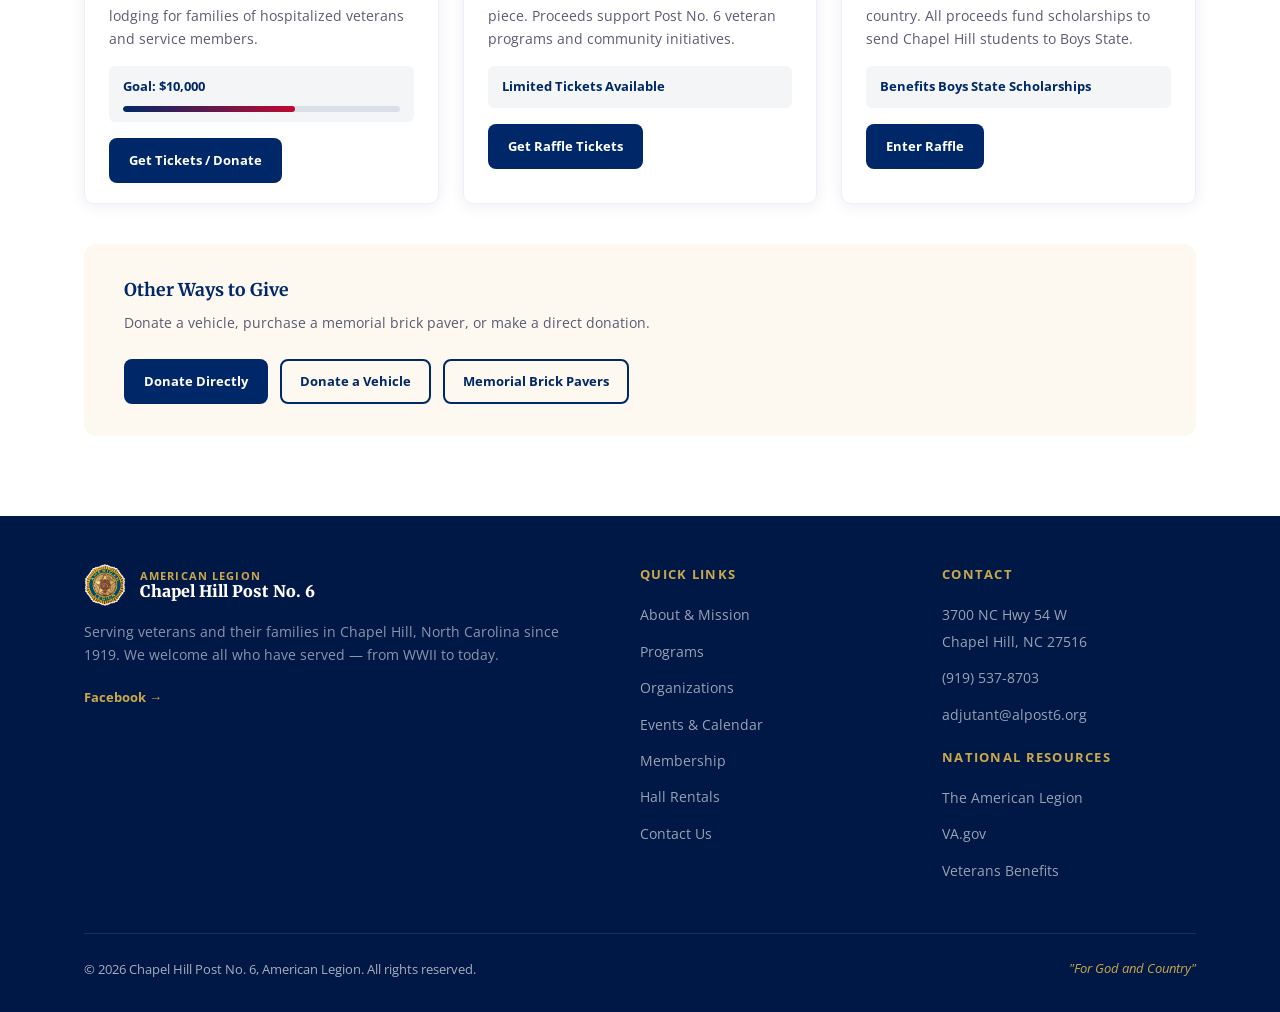
<file: rentals.html>
<!DOCTYPE html>
<html lang="en">
<head>
  <meta charset="UTF-8" />
  <meta name="viewport" content="width=device-width, initial-scale=1.0" />
  <title>Hall Rentals — Chapel Hill Post No. 6, American Legion</title>
  <meta name="description" content="Rent the Post No. 6 facility for your next event — gym, games room, bar, kitchen, outdoor areas on 128 acres. Banquets, meetings, family gatherings." />
  <link rel="preconnect" href="https://fonts.googleapis.com" />
  <link rel="preconnect" href="https://fonts.gstatic.com" crossorigin />
  <link href="https://fonts.googleapis.com/css2?family=Merriweather:wght@400;700;900&family=Open+Sans:wght@400;500;600;700&display=swap" rel="stylesheet" />
  <link rel="stylesheet" href="css/styles.css" />
</head>
<body>

<!-- ══ HEADER ════════════════════════════════════════════════ -->
<header id="header">
  <div class="container">
    <div class="header-inner">
      <a href="index.html" class="logo">
        <img src="images/al-seal.png" alt="American Legion Emblem" class="logo-emblem" />
        <div class="logo-text">
          <div class="post">American Legion</div>
          <div class="name">Chapel Hill Post No. 6</div>
          <div class="sub">Chapel Hill, North Carolina</div>
        </div>
      </a>
      <nav>
        <a href="about.html">About</a>
        <a href="index.html">Home</a>
        <a href="programs.html">Programs</a>
        <a href="organizations.html">Organizations</a>
        <a href="heroes.html">Our Heroes</a>
        <a href="events.html">Events</a>
        <a href="https://chapelhillpost6.com/news/calendar/" target="_blank" rel="noopener noreferrer">Calendar</a>
        <a href="membership.html">Membership</a>
        <a href="resources.html">Help</a>
        <a href="museum.html">Museum</a>
        <a href="rentals.html">Rentals</a>
        <a href="contact.html">Contact</a>
      </nav>
      <div class="header-cta">
        <a href="https://mylegion.org/personifyebusiness/Membership/Join/MembershipJoinRegistration/ProductId/134075/RateCode/DMS_1YR_RATE4/sourcecode/OLJOIN045#mylegion" target="_blank" rel="noopener" class="header-donate">Join / Donate</a>
        <button class="hamburger" id="hamburger" aria-label="Menu">
          <span></span><span></span><span></span>
        </button>
      </div>
    </div>
  </div>
</header>
<div class="mobile-nav" id="mobileNav">
  <a href="about.html" class="mob-link">About</a>
  <a href="index.html" class="mob-link">Home</a>
  <a href="programs.html" class="mob-link">Programs</a>
  <a href="organizations.html" class="mob-link">Organizations</a>
  <a href="heroes.html" class="mob-link">Our Heroes</a>
  <a href="events.html" class="mob-link">Events</a>
  <a href="https://chapelhillpost6.com/news/calendar/" target="_blank" rel="noopener noreferrer" class="mob-link">Calendar</a>
  <a href="membership.html" class="mob-link">Membership</a>
  <a href="resources.html" class="mob-link">Help</a>
  <a href="museum.html" class="mob-link">Museum</a>
  <a href="rentals.html" class="mob-link">Rentals</a>
  <a href="contact.html" class="mob-link">Contact</a>
</div>

<!-- ══ PAGE HERO ═════════════════════════════════════════════ -->
<section class="page-hero">
  <div class="container">
    <div class="label">Host Your Event</div>
    <h1>Hall Rentals</h1>
    <p class="section-sub">Our modern facility on 128 acres is available for private events — banquets, meetings, family gatherings, and more. Renting supports veteran programs.</p>
  </div>
</section>
<div class="breadcrumb">
  <div class="container">
    <div class="breadcrumb-inner">
      <a href="index.html">Home</a>
      <span class="breadcrumb-sep">&rsaquo;</span>
      <span>Hall Rentals</span>
    </div>
  </div>
</div>

<!-- ══ RENTALS ════════════════════════════════════════════════ -->
<section id="rentals" class="section">
  <div class="container">
    <div class="rentals-inner">
      <div class="fade-up">
        <div class="label">Our New Facility</div>
        <h2 class="section-title">A Modern Venue on 128 Acres</h2>
        <p class="section-sub">Post 6's facility at 3700 NC Hwy 54 West is one of the finest American Legion posts in North Carolina. Our modern building and expansive grounds offer a unique venue for events of all sizes.</p>
        <div class="rental-features">
          <div class="rental-feat">
            <div class="rental-feat-icon" style="font-size:1.2rem;font-family:'Merriweather',serif;font-weight:900;">GYM</div>
            <div class="rental-feat-text">
              <h4>Full Gymnasium</h4>
              <p>Spacious gym for large events, sports, and activities</p>
            </div>
          </div>
          <div class="rental-feat">
            <div class="rental-feat-icon" style="font-size:1.2rem;font-family:'Merriweather',serif;font-weight:900;">BAR</div>
            <div class="rental-feat-text">
              <h4>Bar &amp; Games Room</h4>
              <p>Full bar and games room for social gatherings</p>
            </div>
          </div>
          <div class="rental-feat">
            <div class="rental-feat-icon" style="font-size:1.2rem;font-family:'Merriweather',serif;font-weight:900;">KIT</div>
            <div class="rental-feat-text">
              <h4>Commercial Kitchen</h4>
              <p>Full kitchen access for catered events and dinners</p>
            </div>
          </div>
          <div class="rental-feat">
            <div class="rental-feat-icon" style="font-size:1.2rem;font-family:'Merriweather',serif;font-weight:900;">OUT</div>
            <div class="rental-feat-text">
              <h4>Outdoor Areas</h4>
              <p>128 acres of grounds with ample outdoor event space</p>
            </div>
          </div>
          <div class="rental-feat">
            <div class="rental-feat-icon" style="font-size:1.2rem;font-family:'Merriweather',serif;font-weight:900;">DIN</div>
            <div class="rental-feat-text">
              <h4>Dining &amp; Meeting Space</h4>
              <p>Ample room for banquets, receptions, and large gatherings</p>
            </div>
          </div>
          <div class="rental-feat">
            <div class="rental-feat-icon" style="font-size:1rem;font-family:'Merriweather',serif;font-weight:900;">ADA</div>
            <div class="rental-feat-text">
              <h4>ADA Accessible</h4>
              <p>Fully accessible facility with ample parking</p>
            </div>
          </div>
        </div>
        <div style="margin-top:28px;">
          <a href="https://www.post6events.com/" target="_blank" rel="noopener" class="btn btn-primary">Inquire About Rentals &rarr;</a>
        </div>
      </div>

      <div class="rental-img-wrap fade-up">
        <img
          src="images/Event_post6.jpg"
          alt="Event at Chapel Hill Post No. 6"
        />
      </div>
    </div>
  </div>
</section>

<!-- ══ FUNDRAISERS ═══════════════════════════════════════════ -->
<section id="fundraisers" class="section" style="background:var(--white);">
  <div class="container">
    <div class="fade-up" style="margin-bottom:40px;">
      <div class="label">Support the Cause</div>
      <h2 class="section-title">Active Fundraisers &amp; Campaigns</h2>
      <p class="section-sub">Your support helps us fund veteran programs, youth scholarships, and community events.</p>
    </div>

    <div class="fundraisers-grid">
      <div class="fund-card fade-up">
        <div class="fund-header">
          <div class="tag">Concert Fundraiser</div>
          <h3>Marathon Jam</h3>
        </div>
        <div class="fund-body">
          <p>Annual music event raising funds for the Fisher House at Fort Bragg — providing free lodging for families of hospitalized veterans and service members.</p>
          <div class="fund-goal">
            Goal: $10,000
            <div class="progress-bar"><div class="progress-fill" style="width:62%"></div></div>
          </div>
          <a href="contact.html" class="btn btn-navy" style="font-size:.82rem;padding:10px 18px;">Get Tickets / Donate</a>
        </div>
      </div>

      <div class="fund-card fade-up">
        <div class="fund-header">
          <div class="tag">Raffle</div>
          <h3>Henry Commemorative Rifle Raffle</h3>
        </div>
        <div class="fund-body">
          <p>Win a Henry Commemorative American Legion .22 LR rifle — a beautiful collector's piece. Proceeds support Post No. 6 veteran programs and community initiatives.</p>
          <div class="fund-goal">Limited Tickets Available</div>
          <a href="contact.html" class="btn btn-navy" style="font-size:.82rem;padding:10px 18px;">Get Raffle Tickets</a>
        </div>
      </div>

      <div class="fund-card fade-up">
        <div class="fund-header">
          <div class="tag">Raffle — Boys State</div>
          <h3>Kentucky Bourbon &amp; Horses Tour</h3>
        </div>
        <div class="fund-body">
          <p>Enter to win an unforgettable tour of Kentucky bourbon distilleries and horse country. All proceeds fund scholarships to send Chapel Hill students to Boys State.</p>
          <div class="fund-goal">Benefits Boys State Scholarships</div>
          <a href="contact.html" class="btn btn-navy" style="font-size:.82rem;padding:10px 18px;">Enter Raffle</a>
        </div>
      </div>
    </div>

    <!-- Other giving options -->
    <div class="giving-box">
      <div>
        <h3>Other Ways to Give</h3>
        <p>Donate a vehicle, purchase a memorial brick paver, or make a direct donation.</p>
      </div>
      <div class="giving-box-actions">
        <a href="contact.html" class="btn btn-navy" style="font-size:.82rem;padding:10px 18px;">Donate Directly</a>
        <a href="https://careasy.org/american-legion-post-6-chapel-hill" target="_blank" rel="noopener" class="btn" style="font-size:.82rem;padding:10px 18px;background:var(--cream);color:var(--navy);border:2px solid var(--navy);">Donate a Vehicle</a>
        <a href="docs/Brick%20Order%20Form%20Fillable-Form-Rev-LBH1.pdf" target="_blank" rel="noopener" class="btn" style="font-size:.82rem;padding:10px 18px;background:var(--cream);color:var(--navy);border:2px solid var(--navy);">Memorial Brick Pavers</a>
      </div>
    </div>
  </div>
</section>

<!-- ══ FOOTER ════════════════════════════════════════════════ -->
<footer>
  <div class="container">
    <div class="footer-inner">
      <div class="footer-brand">
        <div class="logo">
          <img src="images/al-seal.png" alt="American Legion Emblem" style="width:42px;height:42px;object-fit:contain;" />
          <div class="logo-text">
            <div class="post" style="color:var(--gold)">American Legion</div>
            <div class="name">Chapel Hill Post No. 6</div>
          </div>
        </div>
        <p>Serving veterans and their families in Chapel Hill, North Carolina since 1919. We welcome all who have served — from WWII to today.</p>
        <div style="margin-top:16px;">
          <a href="https://www.facebook.com/AmericanLegionChapelHillPost6" target="_blank" rel="noopener" style="color:var(--gold);font-size:.82rem;font-weight:700;">Facebook &rarr;</a>
        </div>
      </div>
      <div class="footer-col">
        <h4>Quick Links</h4>
        <ul>
          <li><a href="about.html">About &amp; Mission</a></li>
          <li><a href="programs.html">Programs</a></li>
          <li><a href="organizations.html">Organizations</a></li>
          <li><a href="events.html">Events &amp; Calendar</a></li>
          <li><a href="membership.html">Membership</a></li>
          <li><a href="rentals.html">Hall Rentals</a></li>
          <li><a href="contact.html">Contact Us</a></li>
        </ul>
      </div>
      <div class="footer-col">
        <h4>Contact</h4>
        <ul>
          <li><a href="https://maps.google.com/?q=3700+NC+Hwy+54+W+Chapel+Hill+NC" target="_blank">3700 NC Hwy 54 W<br/>Chapel Hill, NC 27516</a></li>
          <li><a href="tel:+19195378703">(919) 537-8703</a></li>
          <li><a href="mailto:adjutant@alpost6.org">adjutant@alpost6.org</a></li>
        </ul>
        <div style="margin-top:20px;">
          <h4>National Resources</h4>
          <ul>
            <li><a href="https://www.legion.org" target="_blank" rel="noopener">The American Legion</a></li>
            <li><a href="https://www.va.gov" target="_blank" rel="noopener">VA.gov</a></li>
            <li><a href="https://www.legion.org/veteransbenefits" target="_blank" rel="noopener">Veterans Benefits</a></li>
          </ul>
        </div>
      </div>
    </div>
    <div class="footer-bottom">
      <div>&copy; 2026 Chapel Hill Post No. 6, American Legion. All rights reserved.</div>
      <div class="al-motto">"For God and Country"</div>
    </div>
  </div>
</footer>

<script src="js/main.js"></script>
</body>
</html>
</file>
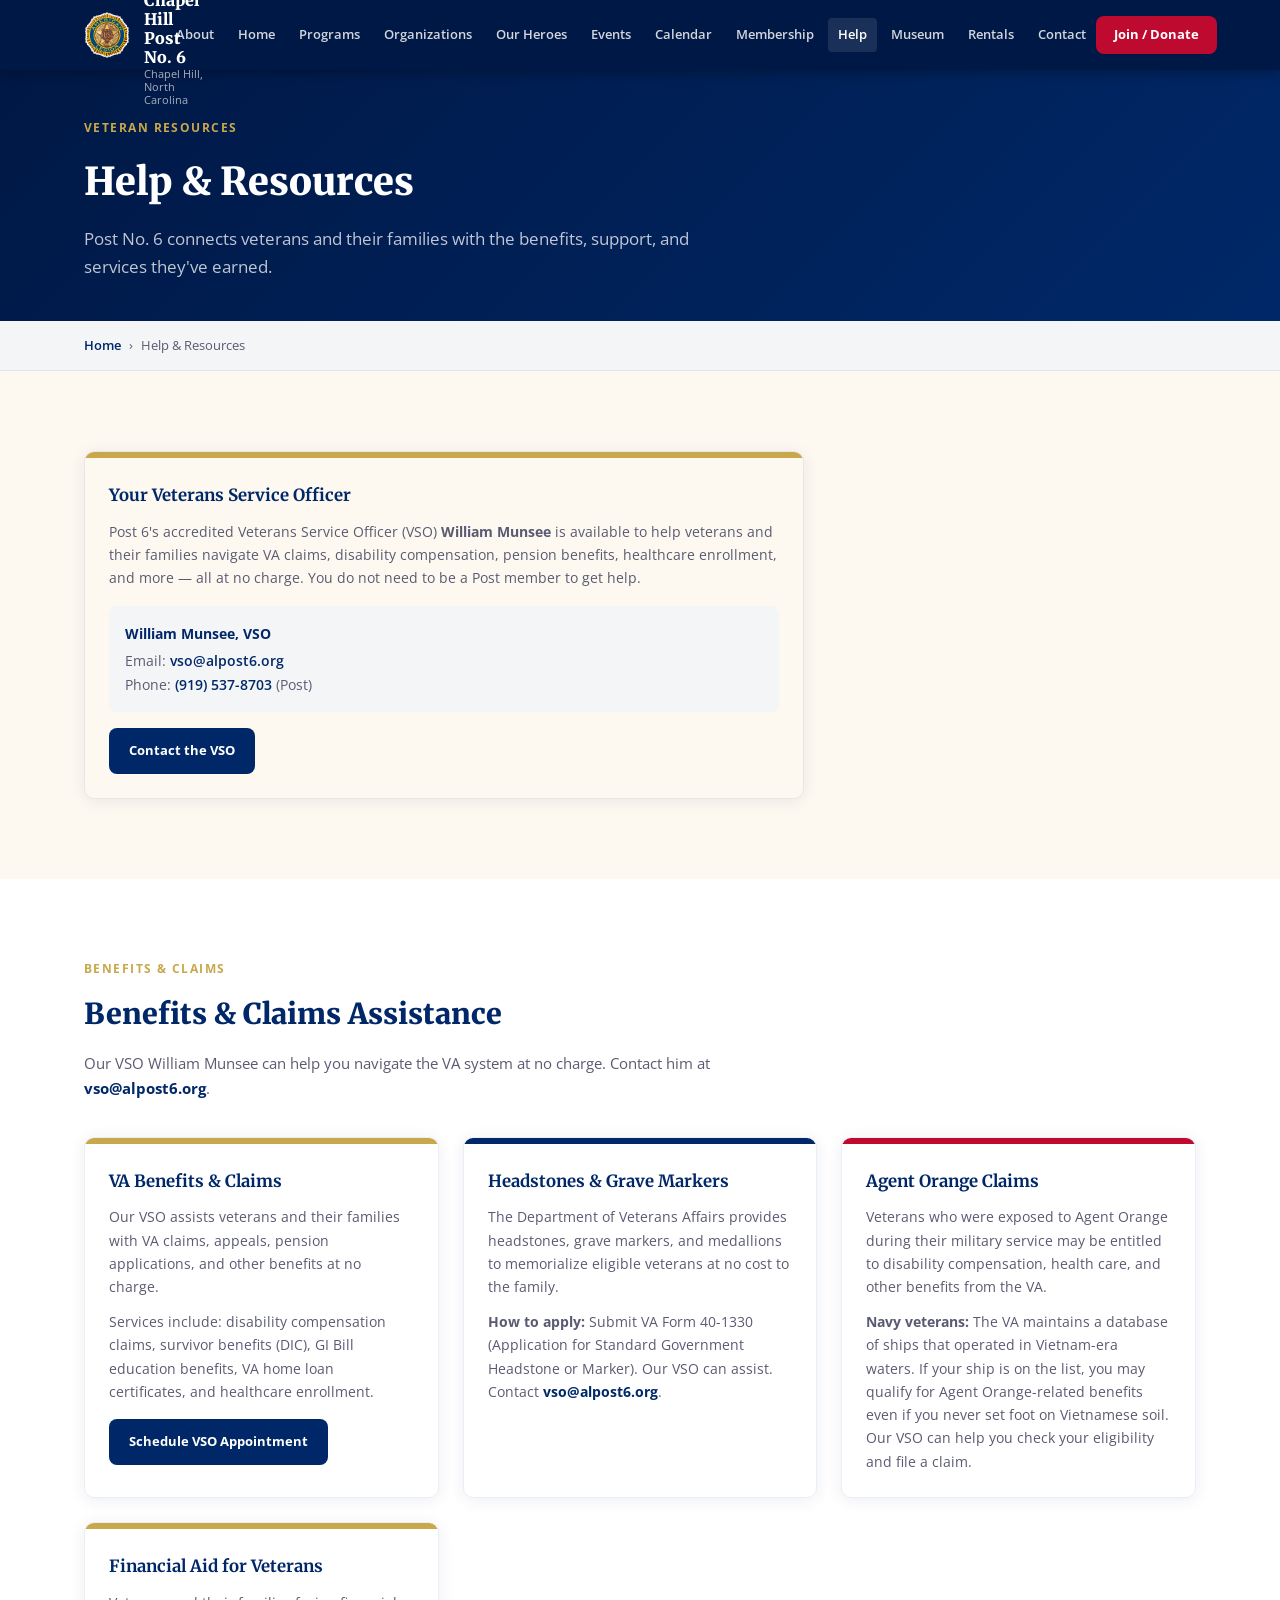
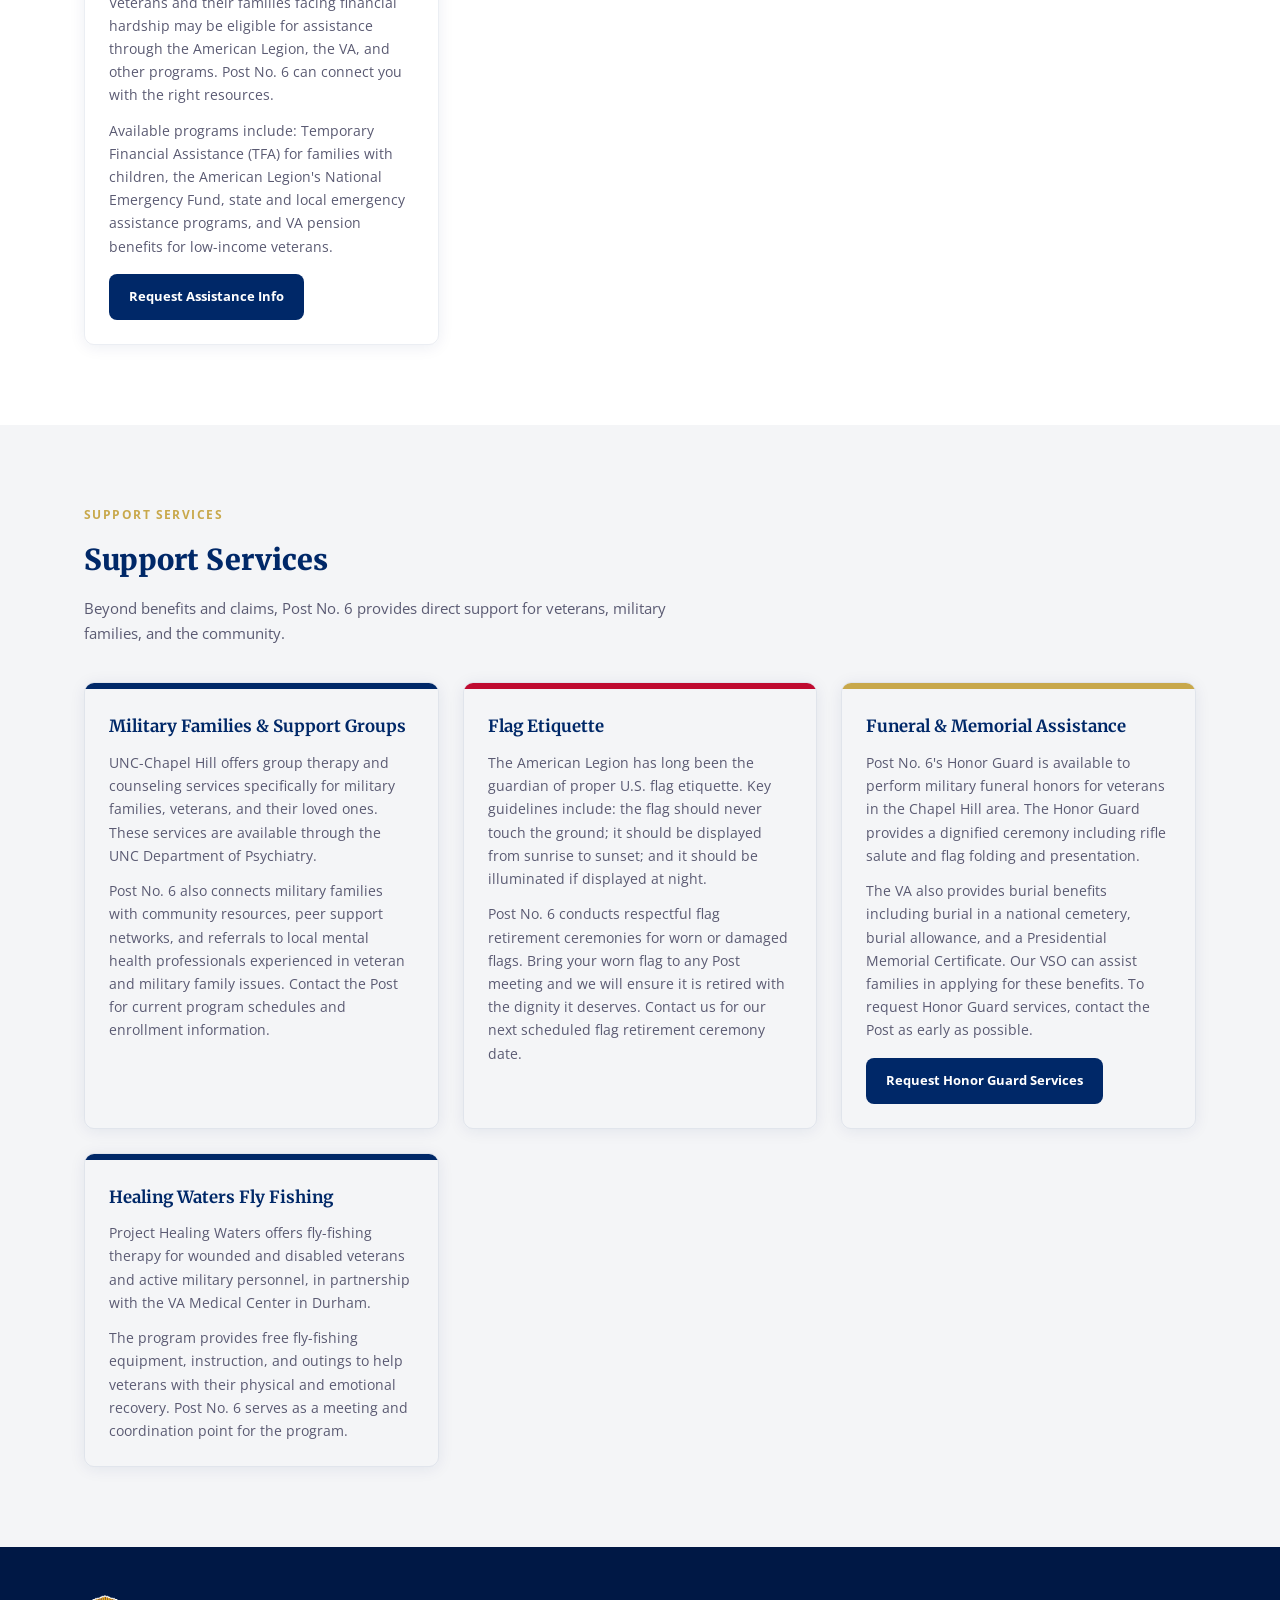
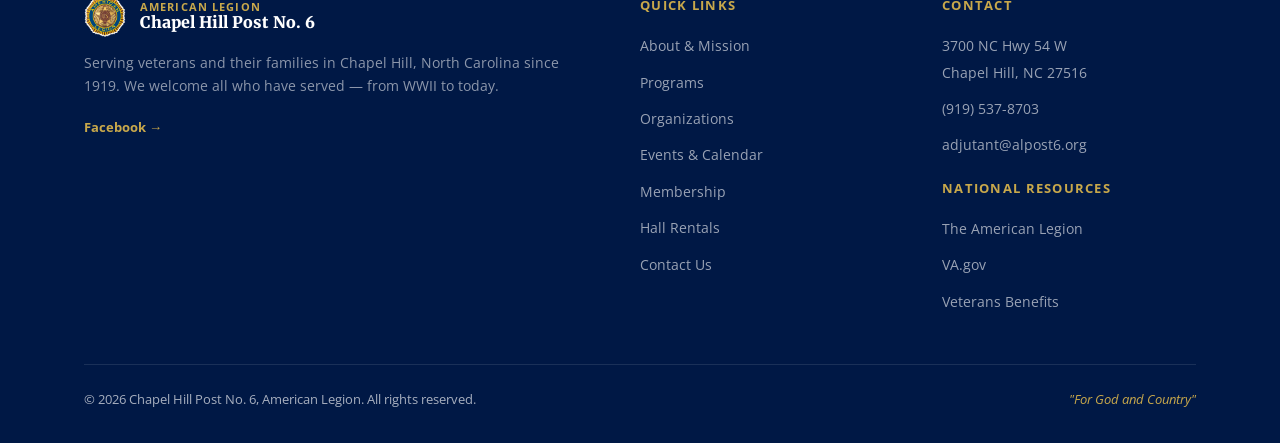
<file: resources.html>
<!DOCTYPE html>
<html lang="en">
<head>
  <meta charset="UTF-8" />
  <meta name="viewport" content="width=device-width, initial-scale=1.0" />
  <title>Help &amp; Resources — Chapel Hill Post No. 6, American Legion</title>
  <meta name="description" content="Veteran resources from Post No. 6 — VA benefits, VSO William Munsee, headstones, Agent Orange claims, financial aid, military family support, flag etiquette, funeral assistance." />
  <link rel="preconnect" href="https://fonts.googleapis.com" />
  <link rel="preconnect" href="https://fonts.gstatic.com" crossorigin />
  <link href="https://fonts.googleapis.com/css2?family=Merriweather:wght@400;700;900&family=Open+Sans:wght@400;500;600;700&display=swap" rel="stylesheet" />
  <link rel="stylesheet" href="css/styles.css" />
</head>
<body>

<!-- ══ HEADER ════════════════════════════════════════════════ -->
<header id="header">
  <div class="container">
    <div class="header-inner">
      <a href="index.html" class="logo">
        <img src="images/al-seal.png" alt="American Legion Emblem" class="logo-emblem" />
        <div class="logo-text">
          <div class="post">American Legion</div>
          <div class="name">Chapel Hill Post No. 6</div>
          <div class="sub">Chapel Hill, North Carolina</div>
        </div>
      </a>
      <nav>
        <a href="about.html">About</a>
        <a href="index.html">Home</a>
        <a href="programs.html">Programs</a>
        <a href="organizations.html">Organizations</a>
        <a href="heroes.html">Our Heroes</a>
        <a href="events.html">Events</a>
        <a href="https://chapelhillpost6.com/news/calendar/" target="_blank" rel="noopener noreferrer">Calendar</a>
        <a href="membership.html">Membership</a>
        <a href="resources.html">Help</a>
        <a href="museum.html">Museum</a>
        <a href="rentals.html">Rentals</a>
        <a href="contact.html">Contact</a>
      </nav>
      <div class="header-cta">
        <a href="https://mylegion.org/personifyebusiness/Membership/Join/MembershipJoinRegistration/ProductId/134075/RateCode/DMS_1YR_RATE4/sourcecode/OLJOIN045#mylegion" target="_blank" rel="noopener" class="header-donate">Join / Donate</a>
        <button class="hamburger" id="hamburger" aria-label="Menu">
          <span></span><span></span><span></span>
        </button>
      </div>
    </div>
  </div>
</header>
<div class="mobile-nav" id="mobileNav">
  <a href="about.html" class="mob-link">About</a>
  <a href="index.html" class="mob-link">Home</a>
  <a href="programs.html" class="mob-link">Programs</a>
  <a href="organizations.html" class="mob-link">Organizations</a>
  <a href="heroes.html" class="mob-link">Our Heroes</a>
  <a href="events.html" class="mob-link">Events</a>
  <a href="https://chapelhillpost6.com/news/calendar/" target="_blank" rel="noopener noreferrer" class="mob-link">Calendar</a>
  <a href="membership.html" class="mob-link">Membership</a>
  <a href="resources.html" class="mob-link">Help</a>
  <a href="museum.html" class="mob-link">Museum</a>
  <a href="rentals.html" class="mob-link">Rentals</a>
  <a href="contact.html" class="mob-link">Contact</a>
</div>

<!-- ══ PAGE HERO ═════════════════════════════════════════════ -->
<section class="page-hero">
  <div class="container">
    <div class="label">Veteran Resources</div>
    <h1>Help &amp; Resources</h1>
    <p class="section-sub">Post No. 6 connects veterans and their families with the benefits, support, and services they've earned.</p>
  </div>
</section>
<div class="breadcrumb">
  <div class="container">
    <div class="breadcrumb-inner">
      <a href="index.html">Home</a>
      <span class="breadcrumb-sep">&rsaquo;</span>
      <span>Help &amp; Resources</span>
    </div>
  </div>
</div>

<!-- ══ YOUR VSO ═══════════════════════════════════════════════ -->
<section class="section" style="background:var(--cream);">
  <div class="container">
    <div class="fade-up">
      <div class="prog-card" style="max-width:720px;">
        <div class="prog-card-top gold"></div>
        <div class="prog-card-body">
          <h3>Your Veterans Service Officer</h3>
          <p>Post 6's accredited Veterans Service Officer (VSO) <strong>William Munsee</strong> is available to help veterans and their families navigate VA claims, disability compensation, pension benefits, healthcare enrollment, and more — all at no charge. You do not need to be a Post member to get help.</p>
          <div style="margin-top:16px;padding:16px;background:var(--gray);border-radius:8px;">
            <p style="font-weight:700;color:var(--navy);margin-bottom:4px;">William Munsee, VSO</p>
            <p style="font-size:.9rem;">Email: <a href="mailto:vso@alpost6.org" style="color:var(--navy);font-weight:600;">vso@alpost6.org</a></p>
            <p style="font-size:.9rem;">Phone: <a href="tel:+19195378703" style="color:var(--navy);font-weight:600;">(919) 537-8703</a> (Post)</p>
          </div>
          <div style="margin-top:16px;">
            <a href="mailto:vso@alpost6.org" class="btn btn-navy" style="font-size:.83rem;padding:10px 18px;">Contact the VSO</a>
          </div>
        </div>
      </div>
    </div>
  </div>
</section>

<!-- ══ BENEFITS & CLAIMS ═════════════════════════════════════ -->
<section class="section">
  <div class="container">
    <div class="page-section-header fade-up">
      <div class="label">Benefits &amp; Claims</div>
      <h2>Benefits &amp; Claims Assistance</h2>
      <p>Our VSO William Munsee can help you navigate the VA system at no charge. Contact him at <a href="mailto:vso@alpost6.org" style="color:var(--navy);font-weight:700;">vso@alpost6.org</a>.</p>
    </div>

    <div class="content-grid-2">
      <div class="prog-card fade-up">
        <div class="prog-card-top gold"></div>
        <div class="prog-card-body">
          <h3>VA Benefits &amp; Claims</h3>
          <p>Our VSO assists veterans and their families with VA claims, appeals, pension applications, and other benefits at no charge.</p>
          <p style="margin-top:12px;">Services include: disability compensation claims, survivor benefits (DIC), GI Bill education benefits, VA home loan certificates, and healthcare enrollment.</p>
          <div style="margin-top:16px;">
            <a href="mailto:vso@alpost6.org" class="btn btn-navy" style="font-size:.83rem;padding:10px 18px;">Schedule VSO Appointment</a>
          </div>
        </div>
      </div>

      <div class="prog-card fade-up">
        <div class="prog-card-top navy"></div>
        <div class="prog-card-body">
          <h3>Headstones &amp; Grave Markers</h3>
          <p>The Department of Veterans Affairs provides headstones, grave markers, and medallions to memorialize eligible veterans at no cost to the family.</p>
          <p style="margin-top:12px;"><strong>How to apply:</strong> Submit VA Form 40-1330 (Application for Standard Government Headstone or Marker). Our VSO can assist. Contact <a href="mailto:vso@alpost6.org" style="color:var(--navy);font-weight:700;">vso@alpost6.org</a>.</p>
        </div>
      </div>

      <div class="prog-card fade-up">
        <div class="prog-card-top red"></div>
        <div class="prog-card-body">
          <h3>Agent Orange Claims</h3>
          <p>Veterans who were exposed to Agent Orange during their military service may be entitled to disability compensation, health care, and other benefits from the VA.</p>
          <p style="margin-top:12px;"><strong>Navy veterans:</strong> The VA maintains a database of ships that operated in Vietnam-era waters. If your ship is on the list, you may qualify for Agent Orange-related benefits even if you never set foot on Vietnamese soil. Our VSO can help you check your eligibility and file a claim.</p>
        </div>
      </div>

      <div class="prog-card fade-up">
        <div class="prog-card-top gold"></div>
        <div class="prog-card-body">
          <h3>Financial Aid for Veterans</h3>
          <p>Veterans and their families facing financial hardship may be eligible for assistance through the American Legion, the VA, and other programs. Post No. 6 can connect you with the right resources.</p>
          <p style="margin-top:12px;">Available programs include: Temporary Financial Assistance (TFA) for families with children, the American Legion's National Emergency Fund, state and local emergency assistance programs, and VA pension benefits for low-income veterans.</p>
          <div style="margin-top:16px;">
            <a href="mailto:vso@alpost6.org" class="btn btn-navy" style="font-size:.83rem;padding:10px 18px;">Request Assistance Info</a>
          </div>
        </div>
      </div>
    </div>
  </div>
</section>

<!-- ══ SUPPORT SERVICES ══════════════════════════════════════ -->
<section class="section" style="background:var(--gray);">
  <div class="container">
    <div class="page-section-header fade-up">
      <div class="label">Support Services</div>
      <h2>Support Services</h2>
      <p>Beyond benefits and claims, Post No. 6 provides direct support for veterans, military families, and the community.</p>
    </div>

    <div class="content-grid-2">
      <div class="prog-card fade-up">
        <div class="prog-card-top navy"></div>
        <div class="prog-card-body">
          <h3>Military Families &amp; Support Groups</h3>
          <p>UNC-Chapel Hill offers group therapy and counseling services specifically for military families, veterans, and their loved ones. These services are available through the UNC Department of Psychiatry.</p>
          <p style="margin-top:12px;">Post No. 6 also connects military families with community resources, peer support networks, and referrals to local mental health professionals experienced in veteran and military family issues. Contact the Post for current program schedules and enrollment information.</p>
        </div>
      </div>

      <div class="prog-card fade-up">
        <div class="prog-card-top red"></div>
        <div class="prog-card-body">
          <h3>Flag Etiquette</h3>
          <p>The American Legion has long been the guardian of proper U.S. flag etiquette. Key guidelines include: the flag should never touch the ground; it should be displayed from sunrise to sunset; and it should be illuminated if displayed at night.</p>
          <p style="margin-top:12px;">Post No. 6 conducts respectful flag retirement ceremonies for worn or damaged flags. Bring your worn flag to any Post meeting and we will ensure it is retired with the dignity it deserves. Contact us for our next scheduled flag retirement ceremony date.</p>
        </div>
      </div>

      <div class="prog-card fade-up">
        <div class="prog-card-top gold"></div>
        <div class="prog-card-body">
          <h3>Funeral &amp; Memorial Assistance</h3>
          <p>Post No. 6's Honor Guard is available to perform military funeral honors for veterans in the Chapel Hill area. The Honor Guard provides a dignified ceremony including rifle salute and flag folding and presentation.</p>
          <p style="margin-top:12px;">The VA also provides burial benefits including burial in a national cemetery, burial allowance, and a Presidential Memorial Certificate. Our VSO can assist families in applying for these benefits. To request Honor Guard services, contact the Post as early as possible.</p>
          <div style="margin-top:16px;">
            <a href="mailto:adjutant@alpost6.org" class="btn btn-navy" style="font-size:.83rem;padding:10px 18px;">Request Honor Guard Services</a>
          </div>
        </div>
      </div>

      <div class="prog-card fade-up">
        <div class="prog-card-top navy"></div>
        <div class="prog-card-body">
          <h3>Healing Waters Fly Fishing</h3>
          <p>Project Healing Waters offers fly-fishing therapy for wounded and disabled veterans and active military personnel, in partnership with the VA Medical Center in Durham.</p>
          <p style="margin-top:12px;">The program provides free fly-fishing equipment, instruction, and outings to help veterans with their physical and emotional recovery. Post No. 6 serves as a meeting and coordination point for the program.</p>
        </div>
      </div>
    </div>
  </div>
</section>

<!-- ══ FOOTER ════════════════════════════════════════════════ -->
<footer>
  <div class="container">
    <div class="footer-inner">
      <div class="footer-brand">
        <div class="logo">
          <img src="images/al-seal.png" alt="American Legion Emblem" style="width:42px;height:42px;object-fit:contain;" />
          <div class="logo-text">
            <div class="post" style="color:var(--gold)">American Legion</div>
            <div class="name">Chapel Hill Post No. 6</div>
          </div>
        </div>
        <p>Serving veterans and their families in Chapel Hill, North Carolina since 1919. We welcome all who have served — from WWII to today.</p>
        <div style="margin-top:16px;">
          <a href="https://www.facebook.com/AmericanLegionChapelHillPost6" target="_blank" rel="noopener" style="color:var(--gold);font-size:.82rem;font-weight:700;">Facebook &rarr;</a>
        </div>
      </div>
      <div class="footer-col">
        <h4>Quick Links</h4>
        <ul>
          <li><a href="about.html">About &amp; Mission</a></li>
          <li><a href="programs.html">Programs</a></li>
          <li><a href="organizations.html">Organizations</a></li>
          <li><a href="events.html">Events &amp; Calendar</a></li>
          <li><a href="membership.html">Membership</a></li>
          <li><a href="rentals.html">Hall Rentals</a></li>
          <li><a href="contact.html">Contact Us</a></li>
        </ul>
      </div>
      <div class="footer-col">
        <h4>Contact</h4>
        <ul>
          <li><a href="https://maps.google.com/?q=3700+NC+Hwy+54+W+Chapel+Hill+NC" target="_blank">3700 NC Hwy 54 W<br/>Chapel Hill, NC 27516</a></li>
          <li><a href="tel:+19195378703">(919) 537-8703</a></li>
          <li><a href="mailto:adjutant@alpost6.org">adjutant@alpost6.org</a></li>
        </ul>
        <div style="margin-top:20px;">
          <h4>National Resources</h4>
          <ul>
            <li><a href="https://www.legion.org" target="_blank" rel="noopener">The American Legion</a></li>
            <li><a href="https://www.va.gov" target="_blank" rel="noopener">VA.gov</a></li>
            <li><a href="https://www.legion.org/veteransbenefits" target="_blank" rel="noopener">Veterans Benefits</a></li>
          </ul>
        </div>
      </div>
    </div>
    <div class="footer-bottom">
      <div>&copy; 2026 Chapel Hill Post No. 6, American Legion. All rights reserved.</div>
      <div class="al-motto">"For God and Country"</div>
    </div>
  </div>
</footer>

<script src="js/main.js"></script>
</body>
</html>
</file>
<file: css/styles.css>
/* ── TOKENS ────────────────────────────────────────────── */
:root {
  --navy:    #002868;
  --navy-dk: #001845;
  --red:     #BF0A30;
  --red-dk:  #8B0000;
  --gold:    #C8A84B;
  --gold-lt: #F2E0A0;
  --cream:   #FDF8F0;
  --gray:    #F4F5F7;
  --text:    #1A1A2E;
  --muted:   #5A5A72;
  --white:   #FFFFFF;
  --shadow:  0 4px 24px rgba(0,40,104,.12);
  --radius:  8px;
  --trans:   .25s ease;
}

/* ── RESET ─────────────────────────────────────────────── */
*, *::before, *::after { box-sizing: border-box; margin: 0; padding: 0; }
html { scroll-behavior: smooth; }
body {
  font-family: 'Open Sans', sans-serif;
  color: var(--text);
  background: var(--white);
  line-height: 1.65;
}
img { max-width: 100%; display: block; }
a { color: inherit; text-decoration: none; }
ul { list-style: none; }

/* ── UTILITIES ──────────────────────────────────────────── */
.container { max-width: 1160px; margin: 0 auto; padding: 0 24px; }
.section { padding: 80px 0; }
.section-sm { padding: 56px 0; }
.label {
  font-size: .75rem;
  font-weight: 700;
  letter-spacing: .12em;
  text-transform: uppercase;
  color: var(--gold);
  margin-bottom: 12px;
}
h2.section-title {
  font-family: 'Merriweather', serif;
  font-size: clamp(1.6rem, 3vw, 2.2rem);
  font-weight: 900;
  line-height: 1.25;
  margin-bottom: 16px;
}
.section-sub {
  font-size: 1.05rem;
  color: var(--muted);
  max-width: 640px;
}
.btn {
  display: inline-flex;
  align-items: center;
  gap: 8px;
  padding: 14px 28px;
  border-radius: var(--radius);
  font-weight: 700;
  font-size: .95rem;
  cursor: pointer;
  transition: var(--trans);
  border: 2px solid transparent;
}
.btn-primary {
  background: var(--red);
  color: var(--white);
}
.btn-primary:hover { background: var(--red-dk); }
.btn-navy {
  background: var(--navy);
  color: var(--white);
}
.btn-navy:hover { background: var(--navy-dk); }
.btn-outline {
  background: transparent;
  border-color: var(--white);
  color: var(--white);
}
.btn-outline:hover { background: rgba(255,255,255,.12); }
.btn-gold {
  background: var(--gold);
  color: var(--navy-dk);
}
.btn-gold:hover { background: #b89230; }

/* fade-up on scroll */
.fade-up {
  opacity: 0;
  transform: translateY(28px);
  transition: opacity .55s ease, transform .55s ease;
}
.fade-up.visible { opacity: 1; transform: none; }

/* ── HEADER ─────────────────────────────────────────────── */
#header {
  position: sticky;
  top: 0;
  z-index: 1000;
  background: var(--navy-dk);
  box-shadow: 0 2px 12px rgba(0,0,0,.3);
  transition: var(--trans);
}
.header-inner {
  display: flex;
  align-items: center;
  justify-content: space-between;
  height: 70px;
}
.logo {
  display: flex;
  align-items: center;
  gap: 14px;
}
.logo-emblem {
  width: 46px;
  height: 46px;
  flex-shrink: 0;
}
.logo-text { line-height: 1.2; }
.logo-text .post { font-size: .7rem; letter-spacing: .1em; text-transform: uppercase; color: var(--gold); font-weight: 700; }
.logo-text .name { font-family: 'Merriweather', serif; font-size: 1rem; color: var(--white); font-weight: 900; }
.logo-text .sub { font-size: .68rem; color: rgba(255,255,255,.65); }

nav { display: flex; align-items: center; gap: 4px; }
nav a {
  font-size: .82rem;
  font-weight: 600;
  color: rgba(255,255,255,.82);
  padding: 6px 10px;
  border-radius: 4px;
  transition: var(--trans);
  white-space: nowrap;
}
nav a:hover, nav a.active { color: var(--white); background: rgba(255,255,255,.1); }

.header-cta {
  display: flex;
  align-items: center;
  gap: 10px;
  flex-shrink: 0;
}
.header-donate {
  background: var(--red);
  color: var(--white);
  padding: 8px 18px;
  border-radius: var(--radius);
  font-size: .82rem;
  font-weight: 700;
  transition: var(--trans);
}
.header-donate:hover { background: var(--red-dk); }

/* Hamburger */
.hamburger {
  display: none;
  flex-direction: column;
  gap: 5px;
  cursor: pointer;
  padding: 6px;
  background: none;
  border: none;
}
.hamburger span {
  display: block;
  width: 24px;
  height: 2px;
  background: var(--white);
  border-radius: 2px;
  transition: var(--trans);
}
.hamburger.open span:nth-child(1) { transform: translateY(7px) rotate(45deg); }
.hamburger.open span:nth-child(2) { opacity: 0; }
.hamburger.open span:nth-child(3) { transform: translateY(-7px) rotate(-45deg); }

/* Mobile nav drawer */
.mobile-nav {
  display: none;
  position: fixed;
  top: 70px;
  left: 0; right: 0;
  background: var(--navy-dk);
  padding: 20px 24px 32px;
  z-index: 999;
  border-top: 2px solid var(--gold);
}
.mobile-nav.open { display: block; }
.mobile-nav a {
  display: block;
  padding: 12px 0;
  font-size: 1rem;
  font-weight: 600;
  color: rgba(255,255,255,.85);
  border-bottom: 1px solid rgba(255,255,255,.08);
  transition: var(--trans);
}
.mobile-nav a:hover { color: var(--gold); }

/* ── HERO ───────────────────────────────────────────────── */
#hero {
  background:
    linear-gradient(160deg, rgba(0,24,69,.92) 0%, rgba(191,10,48,.75) 100%),
    url('https://images.unsplash.com/photo-1519671482749-fd09be7ccebf?w=1400&q=80') center/cover no-repeat;
  min-height: 620px;
  display: flex;
  align-items: center;
  padding: 80px 0;
}
.hero-content { max-width: 700px; }
.hero-badge {
  display: inline-flex;
  align-items: center;
  gap: 8px;
  background: rgba(200,168,75,.15);
  border: 1px solid var(--gold);
  color: var(--gold);
  font-size: .78rem;
  font-weight: 700;
  letter-spacing: .1em;
  text-transform: uppercase;
  padding: 6px 14px;
  border-radius: 100px;
  margin-bottom: 24px;
}
.hero-badge::before {
  content: '';
  width: 7px; height: 7px;
  background: var(--gold);
  border-radius: 50%;
}
#hero h1 {
  font-family: 'Merriweather', serif;
  font-size: clamp(2rem, 5vw, 3.2rem);
  font-weight: 900;
  color: var(--white);
  line-height: 1.15;
  margin-bottom: 20px;
}
#hero h1 em {
  color: var(--gold-lt);
  font-style: normal;
}
#hero p {
  font-size: 1.1rem;
  color: rgba(255,255,255,.85);
  margin-bottom: 36px;
  max-width: 560px;
}
.hero-actions { display: flex; gap: 14px; flex-wrap: wrap; }

/* ── PAGE HERO (subpages) ──────────────────────────────── */
.page-hero {
  background: linear-gradient(135deg, var(--navy-dk) 0%, var(--navy) 100%);
  padding: 48px 0 40px;
  color: var(--white);
}
.page-hero .label { color: var(--gold); }
.page-hero h1 {
  font-family: 'Merriweather', serif;
  font-size: clamp(1.6rem, 4vw, 2.4rem);
  font-weight: 900;
  color: var(--white);
  margin-bottom: 12px;
}
.page-hero .section-sub {
  color: rgba(255,255,255,.75);
  max-width: 640px;
}

/* ── BREADCRUMB ────────────────────────────────────────── */
.breadcrumb {
  padding: 14px 0;
  background: var(--gray);
  border-bottom: 1px solid rgba(0,40,104,.08);
}
.breadcrumb-inner {
  display: flex;
  align-items: center;
  gap: 8px;
  font-size: .82rem;
  color: var(--muted);
}
.breadcrumb-inner a {
  color: var(--navy);
  font-weight: 600;
  transition: var(--trans);
}
.breadcrumb-inner a:hover { color: var(--red); }
.breadcrumb-sep { color: var(--muted); }

/* ── INFO BAR ───────────────────────────────────────────── */
#info-bar {
  background: var(--gold);
  padding: 18px 0;
}
.info-bar-inner {
  display: flex;
  flex-wrap: wrap;
  gap: 20px;
  justify-content: center;
  align-items: center;
}
.info-item {
  display: flex;
  align-items: center;
  gap: 10px;
  font-size: .88rem;
  font-weight: 600;
  color: var(--navy-dk);
}
.info-icon {
  width: 36px; height: 36px;
  background: var(--navy-dk);
  border-radius: 50%;
  display: flex;
  align-items: center;
  justify-content: center;
  flex-shrink: 0;
}
.info-icon svg { width: 16px; height: 16px; fill: var(--gold); }
.info-item .info-label { font-size: .72rem; color: rgba(0,24,69,.65); font-weight: 500; }

/* ── MISSION / PILLARS ──────────────────────────────────── */
#mission {
  background: var(--cream);
}
.mission-grid {
  display: grid;
  grid-template-columns: 1fr 1fr;
  gap: 60px;
  align-items: center;
}
.pillar-list { display: grid; grid-template-columns: 1fr 1fr; gap: 16px; margin-top: 28px; }
.pillar-card {
  background: var(--white);
  border-radius: var(--radius);
  padding: 20px;
  border-top: 3px solid var(--gold);
  box-shadow: 0 2px 12px rgba(0,40,104,.06);
}
.pillar-num {
  font-family: 'Merriweather', serif;
  font-size: 1.6rem;
  font-weight: 900;
  color: var(--red);
  line-height: 1;
  margin-bottom: 6px;
}
.pillar-title {
  font-size: .85rem;
  font-weight: 700;
  color: var(--navy);
  text-transform: uppercase;
  letter-spacing: .06em;
}
.pillar-desc { font-size: .82rem; color: var(--muted); margin-top: 6px; }

.mission-img-wrap {
  position: relative;
  border-radius: 12px;
  overflow: hidden;
  box-shadow: var(--shadow);
}
.mission-img-wrap img { width: 100%; max-height: 360px; object-fit: contain; background: #eee; }
.mission-img-badge {
  position: absolute;
  bottom: 20px; left: 20px;
  background: var(--navy-dk);
  color: var(--white);
  padding: 12px 18px;
  border-radius: var(--radius);
  border-left: 4px solid var(--gold);
}
.mission-img-badge .big { font-family: 'Merriweather', serif; font-size: 1.4rem; font-weight: 900; color: var(--gold); }
.mission-img-badge .sm { font-size: .78rem; color: rgba(255,255,255,.8); }

/* ── PROGRAMS ───────────────────────────────────────────── */
#programs { background: var(--white); }
.programs-header { text-align: center; margin-bottom: 48px; }
.programs-header .section-sub { margin: 0 auto; }
.programs-grid {
  display: grid;
  grid-template-columns: repeat(auto-fill, minmax(280px, 1fr));
  gap: 24px;
}
.prog-card {
  border-radius: 10px;
  overflow: hidden;
  box-shadow: 0 2px 16px rgba(0,40,104,.08);
  transition: transform var(--trans), box-shadow var(--trans);
  border: 1px solid rgba(0,40,104,.08);
}
.prog-card:hover {
  transform: translateY(-4px);
  box-shadow: 0 8px 32px rgba(0,40,104,.14);
}
.prog-card-top {
  height: 6px;
  background: var(--gold);
}
.prog-card-top.red { background: var(--red); }
.prog-card-top.navy { background: var(--navy); }
.prog-card-body { padding: 24px; }
.prog-icon {
  width: 48px; height: 48px;
  border-radius: 10px;
  display: flex;
  align-items: center;
  justify-content: center;
  margin-bottom: 16px;
  font-size: 1.4rem;
}
.prog-icon.gold-bg { background: var(--gold-lt); }
.prog-icon.red-bg { background: #FFE5E5; }
.prog-icon.navy-bg { background: #E6ECF7; }
.prog-card-body h3 {
  font-family: 'Merriweather', serif;
  font-size: 1.05rem;
  font-weight: 700;
  color: var(--navy);
  margin-bottom: 10px;
}
.prog-card-body p { font-size: .88rem; color: var(--muted); }
.prog-link {
  display: inline-flex;
  align-items: center;
  gap: 4px;
  font-size: .82rem;
  font-weight: 700;
  color: var(--red);
  margin-top: 14px;
}
.prog-link:hover { gap: 8px; }

/* ── EVENTS ─────────────────────────────────────────────── */
#events { background: var(--gray); }
.events-header {
  display: flex;
  align-items: flex-end;
  justify-content: space-between;
  margin-bottom: 40px;
  flex-wrap: wrap;
  gap: 16px;
}
.events-grid {
  display: grid;
  grid-template-columns: repeat(auto-fill, minmax(300px, 1fr));
  gap: 24px;
}
.event-card {
  background: var(--white);
  border-radius: 10px;
  overflow: hidden;
  box-shadow: 0 2px 16px rgba(0,40,104,.07);
  display: flex;
  transition: transform var(--trans);
}
.event-card:hover { transform: translateY(-3px); }
.event-date-block {
  width: 72px;
  flex-shrink: 0;
  background: var(--navy);
  display: flex;
  flex-direction: column;
  align-items: center;
  justify-content: center;
  padding: 12px;
  color: var(--white);
}
.event-month { font-size: .68rem; font-weight: 700; letter-spacing: .1em; text-transform: uppercase; color: var(--gold); }
.event-day { font-family: 'Merriweather', serif; font-size: 1.8rem; font-weight: 900; line-height: 1; }
.event-year { font-size: .62rem; color: rgba(255,255,255,.55); letter-spacing: .05em; margin-top: 2px; }
.event-body { padding: 18px; flex: 1; }
.event-tag {
  font-size: .7rem;
  font-weight: 700;
  letter-spacing: .1em;
  text-transform: uppercase;
  color: var(--red);
  margin-bottom: 6px;
}
.event-body h3 {
  font-family: 'Merriweather', serif;
  font-size: .95rem;
  font-weight: 700;
  color: var(--navy);
  margin-bottom: 6px;
}
.event-meta { font-size: .8rem; color: var(--muted); }

/* ── MEETING INFO ───────────────────────────────────────── */
#meeting {
  background: var(--navy);
  color: var(--white);
}
.meeting-inner {
  display: grid;
  grid-template-columns: 1fr 1fr;
  gap: 60px;
  align-items: center;
}
#meeting h2 { font-family: 'Merriweather', serif; font-size: clamp(1.6rem, 3vw, 2.2rem); font-weight: 900; margin-bottom: 16px; }
#meeting .label { color: var(--gold); }
#meeting p { color: rgba(255,255,255,.78); margin-bottom: 28px; }
.schedule-blocks { display: flex; flex-direction: column; gap: 12px; }
.sched-item {
  display: flex;
  align-items: center;
  gap: 16px;
  background: rgba(255,255,255,.07);
  border-radius: var(--radius);
  padding: 14px 18px;
  border-left: 3px solid var(--gold);
}
.sched-time {
  font-family: 'Merriweather', serif;
  font-size: 1.1rem;
  font-weight: 900;
  color: var(--gold);
  min-width: 60px;
}
.sched-desc { font-size: .9rem; color: rgba(255,255,255,.85); }

/* ── MEMBERSHIP ─────────────────────────────────────────── */
#membership { background: var(--cream); }
.membership-grid {
  display: grid;
  grid-template-columns: repeat(auto-fill, minmax(260px, 1fr));
  gap: 24px;
  margin-top: 40px;
}
.mem-card {
  background: var(--white);
  border-radius: 10px;
  padding: 28px;
  box-shadow: 0 2px 14px rgba(0,40,104,.07);
  text-align: center;
  border-bottom: 3px solid transparent;
  transition: var(--trans);
}
.mem-card:hover { border-bottom-color: var(--gold); transform: translateY(-3px); }
.mem-icon { font-size: 2.4rem; margin-bottom: 14px; }
.mem-card h3 {
  font-family: 'Merriweather', serif;
  font-size: 1.1rem;
  color: var(--navy);
  margin-bottom: 10px;
}
.mem-card p { font-size: .85rem; color: var(--muted); }
.mem-price {
  font-family: 'Merriweather', serif;
  font-size: 1.5rem;
  font-weight: 900;
  color: var(--red);
  margin-top: 16px;
}
.mem-price span { font-size: .85rem; color: var(--muted); font-weight: 400; font-family: 'Open Sans', sans-serif; }

.mem-cta {
  background: var(--navy-dk);
  border-radius: 12px;
  padding: 48px;
  text-align: center;
  margin-top: 48px;
  color: var(--white);
}
.mem-cta h3 {
  font-family: 'Merriweather', serif;
  font-size: 1.6rem;
  font-weight: 900;
  margin-bottom: 12px;
}
.mem-cta p { color: rgba(255,255,255,.75); max-width: 500px; margin: 0 auto 28px; }

/* ── FUNDRAISERS ────────────────────────────────────────── */
#fundraisers { background: var(--white); }
.fundraisers-grid {
  display: grid;
  grid-template-columns: repeat(auto-fill, minmax(300px, 1fr));
  gap: 24px;
  margin-top: 40px;
}
.fund-card {
  border-radius: 10px;
  overflow: hidden;
  box-shadow: 0 2px 16px rgba(0,40,104,.08);
  border: 1px solid rgba(0,40,104,.07);
}
.fund-header {
  background: var(--navy);
  padding: 20px 24px;
  color: var(--white);
}
.fund-header .tag {
  font-size: .7rem;
  font-weight: 700;
  letter-spacing: .1em;
  text-transform: uppercase;
  color: var(--gold);
  margin-bottom: 6px;
}
.fund-header h3 {
  font-family: 'Merriweather', serif;
  font-size: 1.05rem;
  font-weight: 700;
}
.fund-body { padding: 20px 24px; }
.fund-body p { font-size: .88rem; color: var(--muted); margin-bottom: 16px; }
.fund-goal {
  background: var(--gray);
  border-radius: 6px;
  padding: 10px 14px;
  font-size: .82rem;
  font-weight: 700;
  color: var(--navy);
  margin-bottom: 16px;
}
.progress-bar {
  height: 6px;
  background: rgba(0,40,104,.1);
  border-radius: 3px;
  margin-top: 8px;
  overflow: hidden;
}
.progress-fill {
  height: 100%;
  background: linear-gradient(90deg, var(--navy), var(--red));
  border-radius: 3px;
}

/* ── RENTALS ────────────────────────────────────────────── */
#rentals { background: var(--gray); }
.rentals-inner {
  display: grid;
  grid-template-columns: 1fr 1fr;
  gap: 60px;
  align-items: center;
}
.rental-features { display: flex; flex-direction: column; gap: 14px; margin-top: 28px; }
.rental-feat {
  display: flex;
  align-items: flex-start;
  gap: 14px;
}
.rental-feat-icon {
  width: 36px; height: 36px;
  border-radius: 8px;
  background: var(--navy);
  display: flex;
  align-items: center;
  justify-content: center;
  flex-shrink: 0;
  font-size: 1rem;
  color: var(--white);
}
.rental-feat-text h4 { font-size: .92rem; font-weight: 700; color: var(--navy); margin-bottom: 2px; }
.rental-feat-text p { font-size: .82rem; color: var(--muted); }
.rental-img-wrap {
  border-radius: 12px;
  overflow: hidden;
  box-shadow: var(--shadow);
}
.rental-img-wrap img { width: 100%; max-height: 320px; object-fit: contain; background: #eee; }

/* ── IMPACT STATS ───────────────────────────────────────── */
#impact {
  background: linear-gradient(135deg, var(--navy-dk) 0%, var(--red-dk) 100%);
  color: var(--white);
}
.stats-grid {
  display: grid;
  grid-template-columns: repeat(4, 1fr);
  gap: 40px;
  text-align: center;
}
.stat-num {
  font-family: 'Merriweather', serif;
  font-size: clamp(2rem, 4vw, 3rem);
  font-weight: 900;
  color: var(--gold);
  line-height: 1;
  margin-bottom: 8px;
}
.stat-label {
  font-size: .85rem;
  color: rgba(255,255,255,.75);
  font-weight: 500;
}

/* ── CONTACT / LOCATION ─────────────────────────────────── */
#contact { background: var(--cream); }
.contact-grid {
  display: grid;
  grid-template-columns: 1fr 1fr;
  gap: 60px;
  align-items: start;
}
.contact-item {
  display: flex;
  gap: 16px;
  margin-bottom: 24px;
}
.contact-icon {
  width: 44px; height: 44px;
  border-radius: 10px;
  background: var(--navy);
  display: flex;
  align-items: center;
  justify-content: center;
  flex-shrink: 0;
  font-size: 1.1rem;
  color: var(--white);
}
.contact-item h4 { font-size: .82rem; font-weight: 700; color: var(--muted); text-transform: uppercase; letter-spacing: .06em; margin-bottom: 4px; }
.contact-item p, .contact-item a { font-size: .95rem; color: var(--navy); font-weight: 600; }
.contact-item a:hover { color: var(--red); }

.map-wrap {
  border-radius: 12px;
  overflow: hidden;
  box-shadow: var(--shadow);
  height: 380px;
  background: #ddd;
}
.map-wrap iframe { width: 100%; height: 100%; border: none; }

.social-links { display: flex; gap: 12px; margin-top: 28px; }
.social-link {
  display: flex;
  align-items: center;
  gap: 8px;
  background: var(--navy);
  color: var(--white);
  padding: 10px 18px;
  border-radius: var(--radius);
  font-size: .82rem;
  font-weight: 700;
  transition: var(--trans);
}
.social-link:hover { background: var(--red); }

/* ── FOOTER ─────────────────────────────────────────────── */
footer {
  background: var(--navy-dk);
  color: rgba(255,255,255,.65);
  padding: 48px 0 32px;
}
.footer-inner {
  display: grid;
  grid-template-columns: 2fr 1fr 1fr;
  gap: 48px;
  margin-bottom: 40px;
}
.footer-brand .logo-text .post,
.footer-brand .logo-text .name,
.footer-brand .logo-text .sub { color: rgba(255,255,255,.65); }
.footer-brand .logo-text .name { color: var(--white); }
.footer-brand p {
  font-size: .85rem;
  margin-top: 14px;
  line-height: 1.7;
  color: rgba(255,255,255,.55);
}
.footer-col h4 {
  font-size: .8rem;
  font-weight: 700;
  letter-spacing: .1em;
  text-transform: uppercase;
  color: var(--gold);
  margin-bottom: 16px;
}
.footer-col ul li { margin-bottom: 10px; }
.footer-col ul li a {
  font-size: .85rem;
  color: rgba(255,255,255,.6);
  transition: var(--trans);
}
.footer-col ul li a:hover { color: var(--white); }

.footer-bottom {
  border-top: 1px solid rgba(255,255,255,.1);
  padding-top: 24px;
  display: flex;
  justify-content: space-between;
  align-items: center;
  flex-wrap: wrap;
  gap: 12px;
  font-size: .8rem;
}
.footer-bottom a { color: var(--gold); }
.footer-bottom a:hover { text-decoration: underline; }
.al-motto {
  font-style: italic;
  color: var(--gold);
  font-size: .82rem;
}

/* ── PAGE CONTENT SECTIONS (converted from modals) ─────── */
.page-section {
  padding: 60px 0;
}
.page-section:nth-child(even) {
  background: var(--gray);
}
.page-section-header {
  margin-bottom: 36px;
}
.page-section-header h2 {
  font-family: 'Merriweather', serif;
  font-size: clamp(1.4rem, 2.5vw, 1.8rem);
  font-weight: 900;
  color: var(--navy);
  margin-bottom: 12px;
}
.page-section-header p {
  font-size: .95rem;
  color: var(--muted);
  max-width: 640px;
}

.content-grid {
  display: grid;
  grid-template-columns: repeat(auto-fill, minmax(280px, 1fr));
  gap: 24px;
}

.content-grid-2 {
  display: grid;
  grid-template-columns: repeat(auto-fill, minmax(320px, 1fr));
  gap: 24px;
}

/* Honor program badges */
.honor-badges {
  margin-top: 40px;
  display: flex;
  flex-wrap: wrap;
  gap: 16px;
  justify-content: center;
}
.honor-badge {
  background: var(--navy);
  color: var(--white);
  border-radius: 8px;
  padding: 14px 22px;
  font-size: .88rem;
  font-weight: 600;
  display: flex;
  align-items: center;
  gap: 8px;
}

/* Purpose cards (about page) */
.purpose-card {
  background: var(--white);
  border-radius: 10px;
  padding: 20px 24px;
  box-shadow: 0 2px 12px rgba(0,40,104,.06);
  border-left: 4px solid var(--gold);
}
.purpose-card.navy-border { border-left-color: var(--navy); }
.purpose-card.red-border { border-left-color: var(--red); }
.purpose-card .purpose-icon { font-size: 1.3rem; margin-bottom: 8px; }
.purpose-card h4 {
  font-family: 'Merriweather', serif;
  font-size: .95rem;
  font-weight: 700;
  color: var(--navy);
  margin-bottom: 6px;
}
.purpose-card p { font-size: .82rem; color: var(--muted); }

/* Other giving box */
.giving-box {
  margin-top: 40px;
  background: var(--cream);
  border-radius: 12px;
  padding: 32px 40px;
  display: flex;
  flex-wrap: wrap;
  gap: 24px;
  align-items: center;
  justify-content: space-between;
}
.giving-box h3 {
  font-family: 'Merriweather', serif;
  font-size: 1.1rem;
  color: var(--navy);
  margin-bottom: 6px;
}
.giving-box p {
  font-size: .88rem;
  color: var(--muted);
}
.giving-box-actions {
  display: flex;
  gap: 12px;
  flex-wrap: wrap;
}

/* ── RESPONSIVE ─────────────────────────────────────────── */
@media (max-width: 900px) {
  .mission-grid,
  .meeting-inner,
  .rentals-inner,
  .contact-grid { grid-template-columns: 1fr; gap: 40px; }
  .stats-grid { grid-template-columns: repeat(2, 1fr); }
  .footer-inner { grid-template-columns: 1fr 1fr; }
  .mission-img-wrap { order: -1; }
  .mission-img-wrap img { max-height: 240px; }
  .rental-img-wrap img { height: 260px; }
}
@media (max-width: 700px) {
  nav { display: none; }
  .hamburger { display: flex; }
  .header-donate { display: none; }
  .section { padding: 56px 0; }
  .hero-actions { flex-direction: column; }
  .hero-actions .btn { width: 100%; justify-content: center; }
  .pillar-list { grid-template-columns: 1fr; }
  .stats-grid { grid-template-columns: 1fr 1fr; gap: 24px; }
  .footer-inner { grid-template-columns: 1fr; gap: 32px; }
  .footer-bottom { flex-direction: column; text-align: center; }
  .mem-cta { padding: 32px 20px; }
  .giving-box { padding: 24px 20px; }
  .page-hero { padding: 36px 0 32px; }
}
</file>
